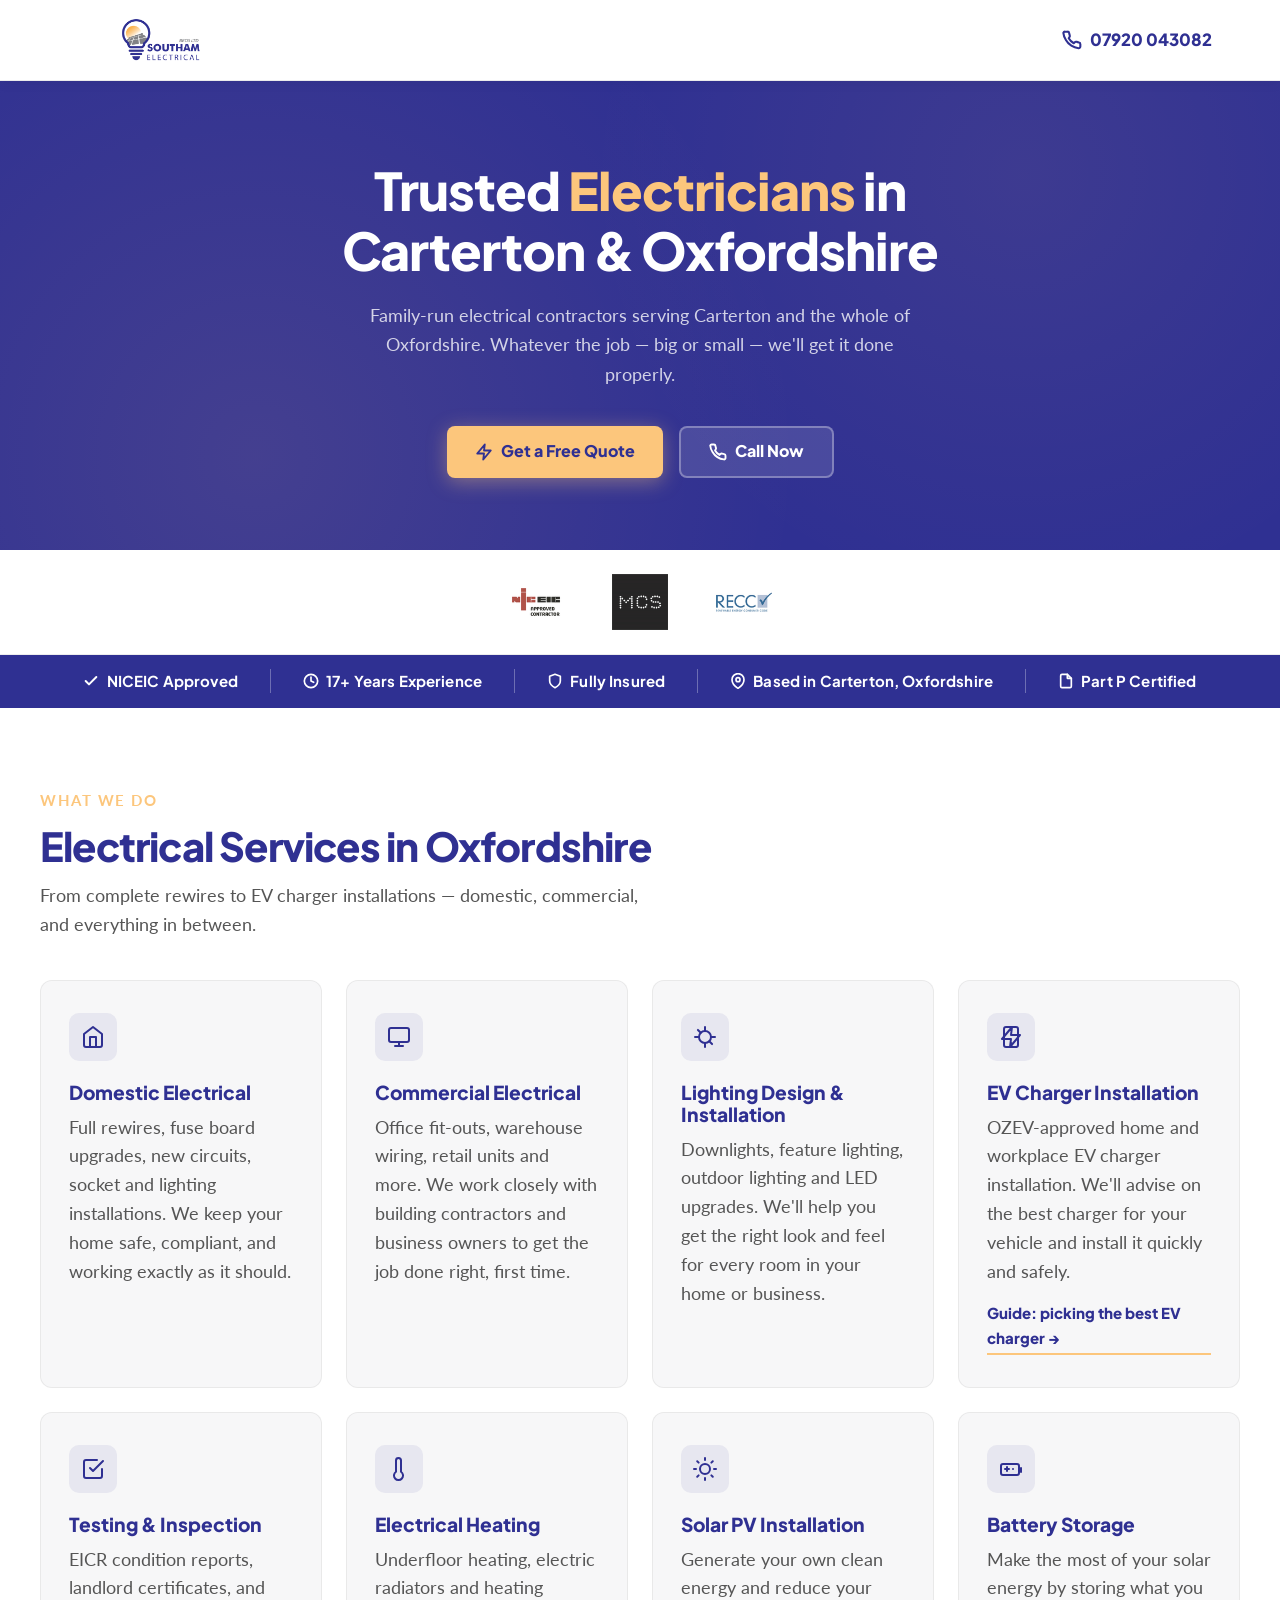
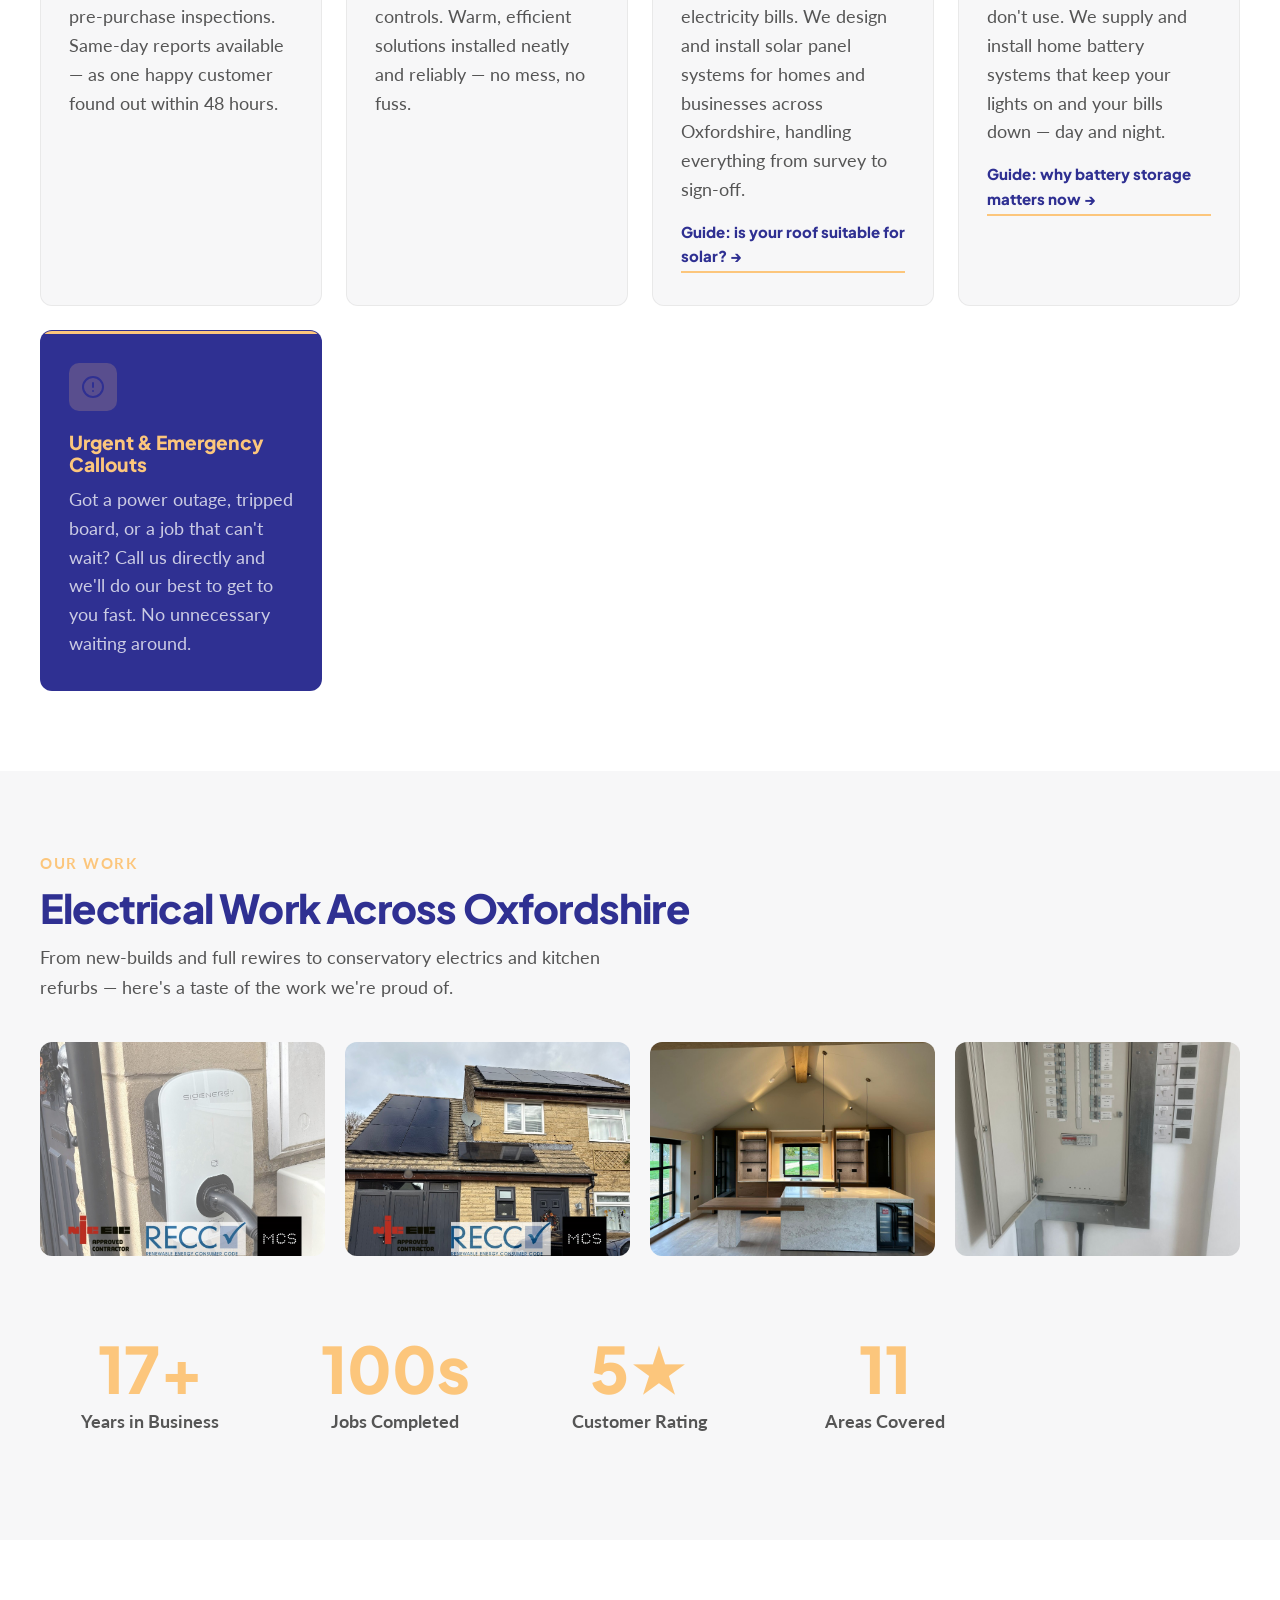
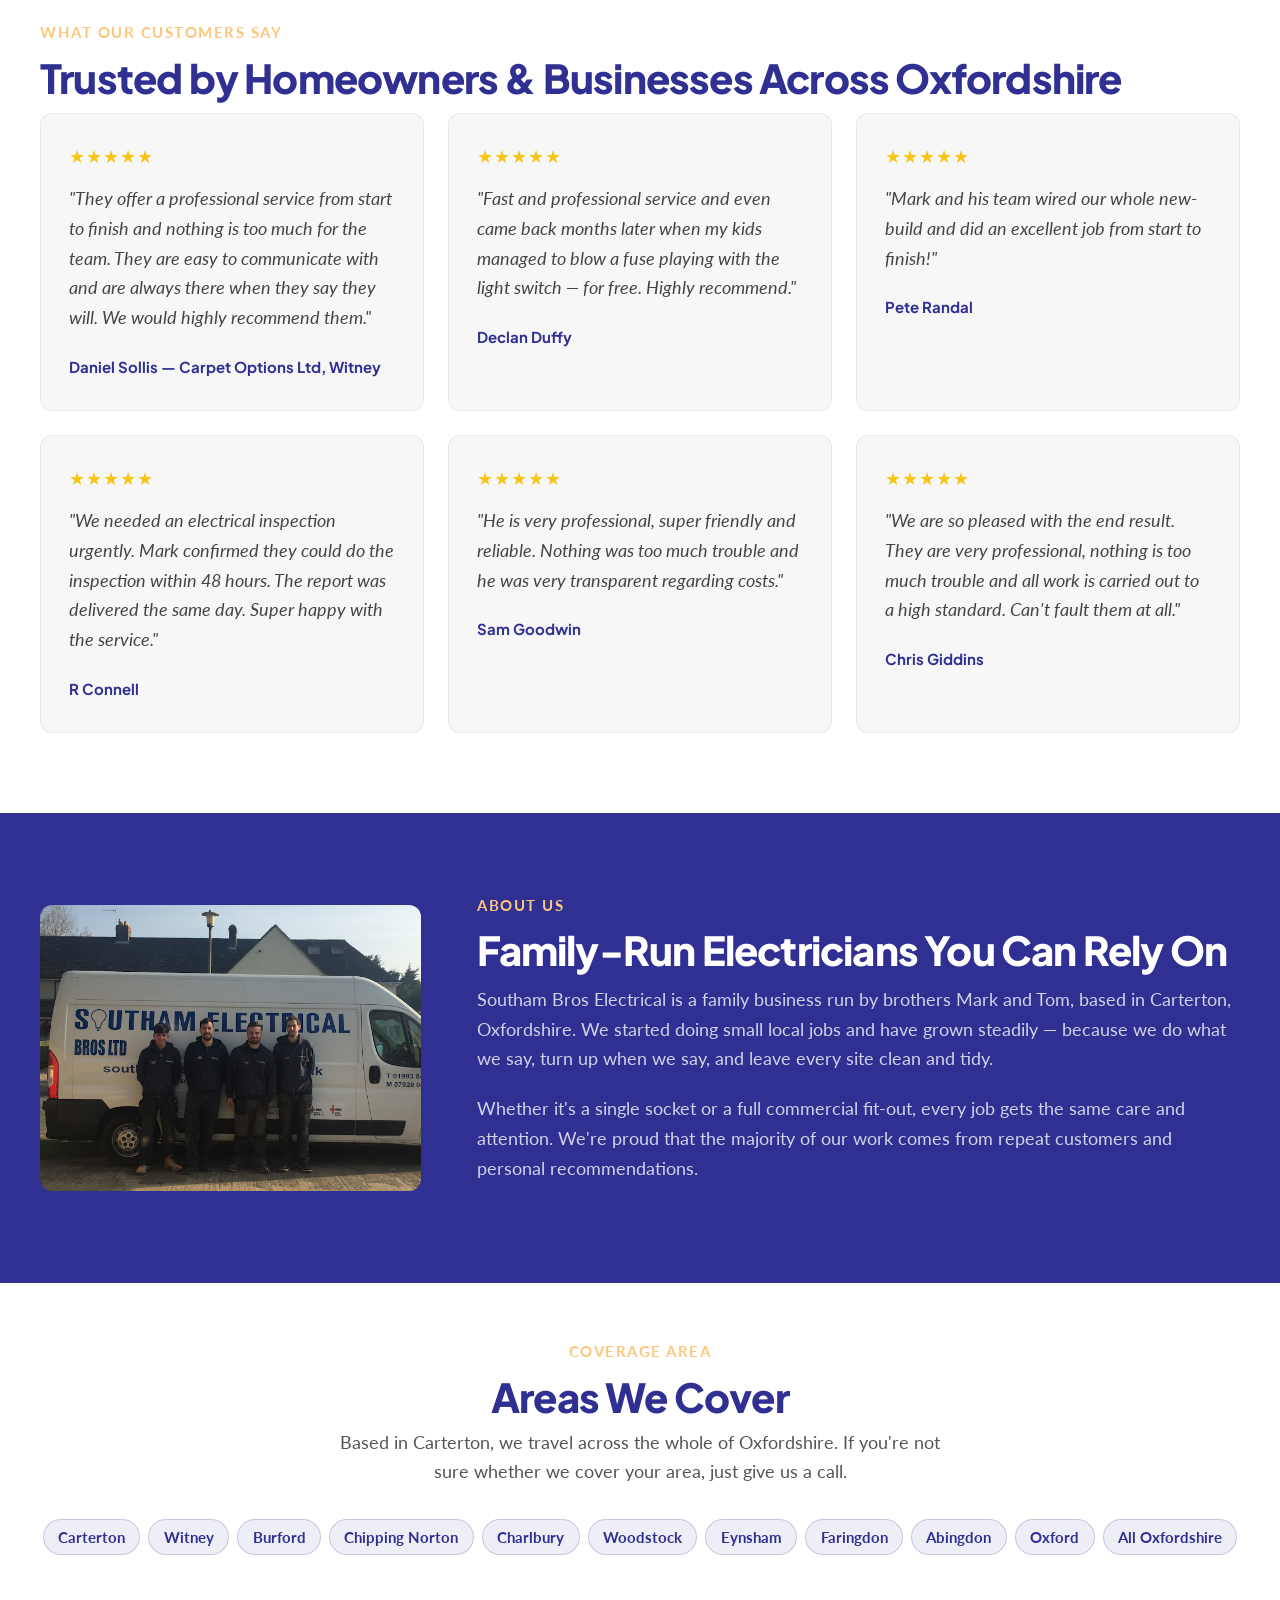
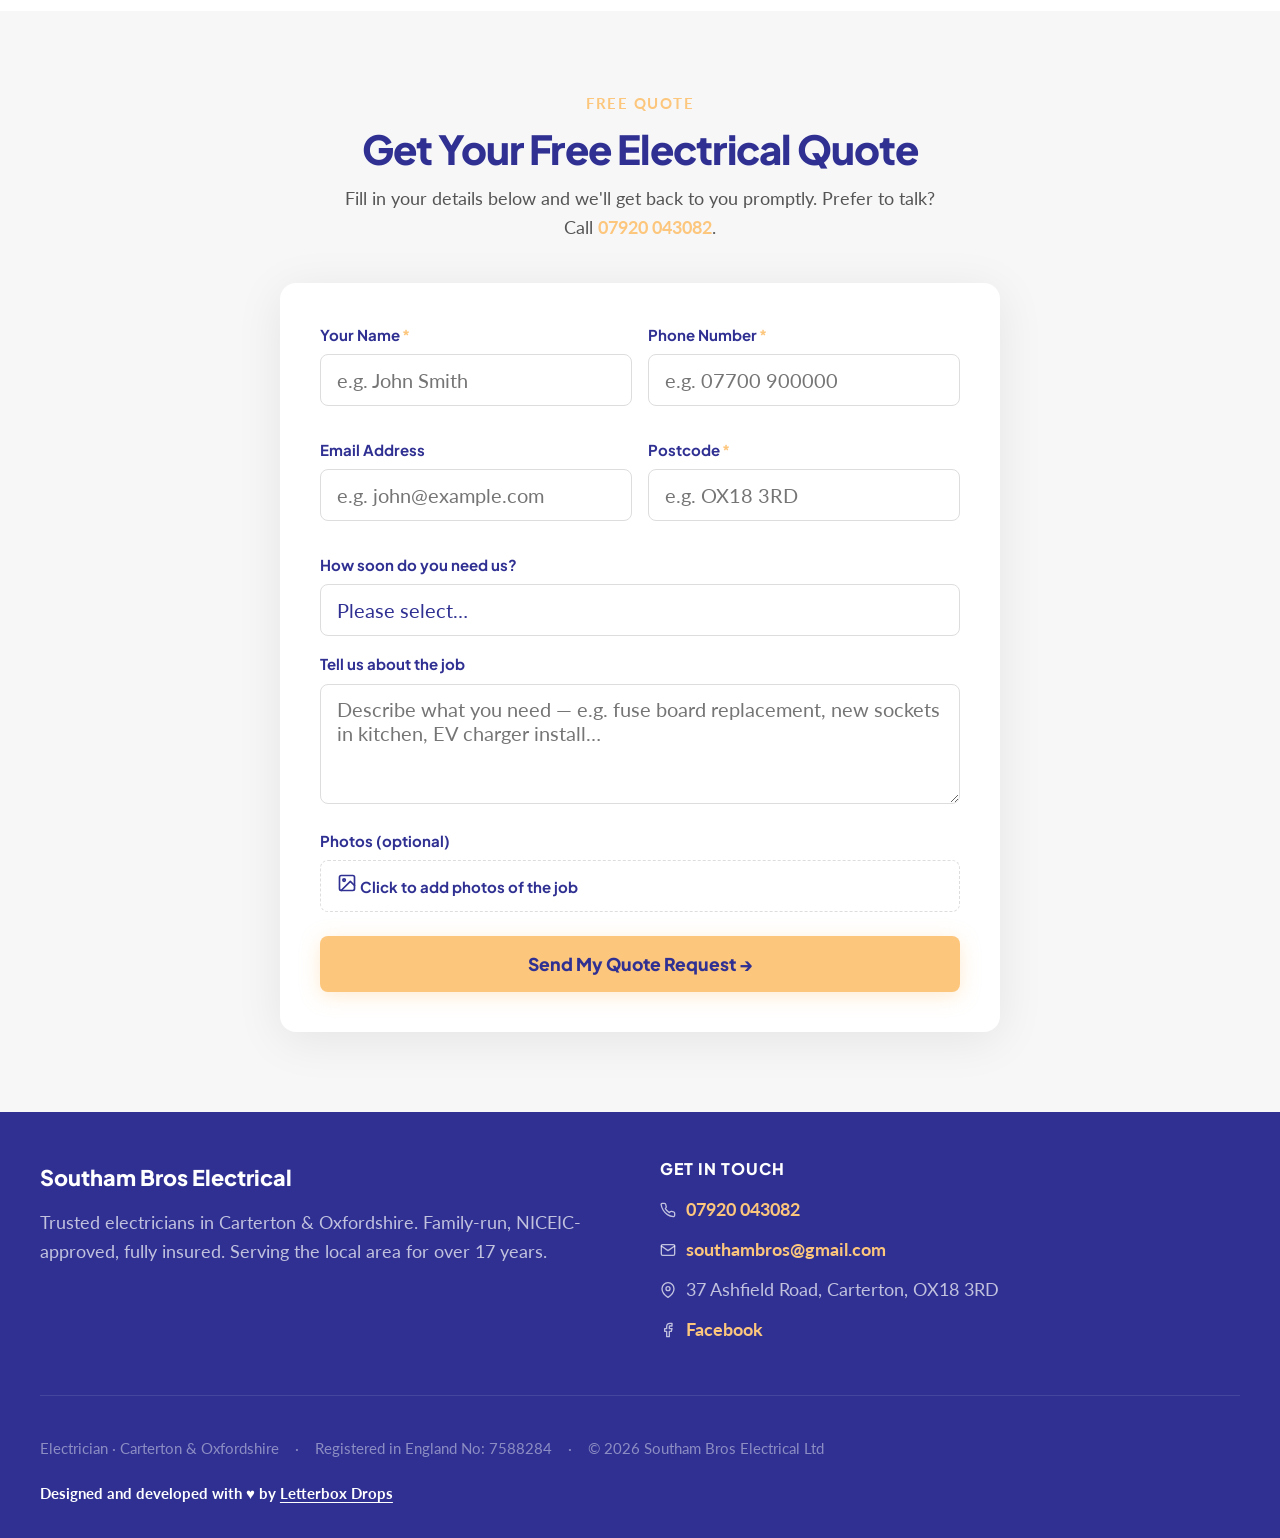
<file: index.html>
<!DOCTYPE html>
<html lang="en">
<head>
  <meta charset="UTF-8">
  <meta name="viewport" content="width=device-width, initial-scale=1.0, viewport-fit=cover">
  <title>Electrician in Carterton &amp; Oxfordshire | Southam Bros Electrical</title>
  <meta name="description" content="Southam Bros Electrical – NICEIC-approved electricians in Carterton, Oxfordshire. 17+ years experience, domestic &amp; commercial. Call 07920 043082 for a free quote.">
  <link rel="canonical" href="https://southamelectrical.co.uk/">

  <!-- Open Graph -->
  <meta property="og:title" content="Electrician in Carterton &amp; Oxfordshire | Southam Bros Electrical">
  <meta property="og:description" content="NICEIC-approved family-run electricians serving Carterton and all of Oxfordshire. Domestic, commercial, EV chargers &amp; more. 17+ years experience.">
  <meta property="og:url" content="https://southamelectrical.co.uk/">
  <meta property="og:image" content="https://southamelectrical.co.uk/wp-content/uploads/2022/02/electricalsoutham-logo2-copy.png">
  <meta property="og:locale" content="en_GB">
  <meta property="og:type" content="website">

  <!-- JSON-LD LocalBusiness Schema -->
  <script type="application/ld+json">
  {
    "@context": "https://schema.org",
    "@type": "ElectricalContractor",
    "name": "Southam Bros Electrical",
    "telephone": "07920043082",
    "email": "southambros@gmail.com",
    "url": "https://southamelectrical.co.uk",
    "address": {
      "@type": "PostalAddress",
      "streetAddress": "37 Ashfield Road",
      "addressLocality": "Carterton",
      "addressRegion": "Oxfordshire",
      "postalCode": "OX18 3RD",
      "addressCountry": "GB"
    },
    "areaServed": [
      "Carterton", "Witney", "Burford", "Chipping Norton", "Charlbury",
      "Woodstock", "Eynsham", "Faringdon", "Abingdon", "Oxford", "Oxfordshire"
    ],
    "priceRange": "££",
    "openingHoursSpecification": [
      {
        "@type": "OpeningHoursSpecification",
        "dayOfWeek": ["Monday","Tuesday","Wednesday","Thursday","Friday"],
        "opens": "08:00",
        "closes": "18:00"
      },
      {
        "@type": "OpeningHoursSpecification",
        "dayOfWeek": ["Saturday"],
        "opens": "08:00",
        "closes": "13:00"
      }
    ],
    "hasCredential": "NICEIC Approved",
    "description": "Family-run NICEIC-approved electrical contractors serving Carterton and Oxfordshire for over 17 years. Domestic, commercial, lighting, EV charger installation and more."
  }
  </script>

  <!-- Google Fonts -->
  <link rel="preconnect" href="https://fonts.googleapis.com">
  <link rel="preconnect" href="https://fonts.gstatic.com" crossorigin>
  <link href="https://fonts.googleapis.com/css2?family=Plus+Jakarta+Sans:wght@700;800&family=Lato:wght@400;700&display=swap" rel="stylesheet">

  <style>
    /* =============================================
       CSS CUSTOM PROPERTIES
    ============================================= */
    :root {
      /* Brand Colours */
      --accent:       #fcc67c;   /* warm amber – CTA buttons, highlights */
      --accent-dark:  #e8a84a;   /* hover state – darkened amber */
      --dark:         #2f3092;   /* brand purple – hero, footer */
      --dark-mid:     #3d3ea8;   /* lighter purple – cards on dark */
      --page-bg:      #f7f7f8;   /* neutral off-white with grey undertone */
      --grey:         #838487;   /* brand grey – secondary text, borders */

      /* Typography */
      --body:   1.25rem;         /* 20px */
      --small:  1.125rem;        /* 18px */
      --label:  0.9375rem;       /* 15px */

      /* Spacing */
      --section-gap: 5rem;
      --card-radius: 12px;

      /* Transitions */
      --ease: cubic-bezier(0.22, 1, 0.36, 1);
    }

    /* =============================================
       RESET & BASE
    ============================================= */
    *, *::before, *::after { box-sizing: border-box; margin: 0; padding: 0; }

    html { scroll-behavior: smooth; }

    body {
      font-family: 'Lato', sans-serif;
      font-size: var(--body);
      line-height: 1.65;
      color: #2c2c2c;
      background: var(--page-bg);
      overflow-x: hidden;
    }

    img { max-width: 100%; display: block; }

    a { color: inherit; text-decoration: none; }

    h1, h2, h3, h4 {
      font-family: 'Plus Jakarta Sans', sans-serif;
      line-height: 1.15;
    }

    /* Reduced motion */
    @media (prefers-reduced-motion: reduce) {
      *, *::before, *::after {
        animation-duration: 0.01ms !important;
        transition-duration: 0.01ms !important;
      }
      html { scroll-behavior: auto; }
    }

    /* Reveal animation base — only animate if JS has initialised */
    .js-reveal {
      opacity: 0;
      transform: translateY(28px);
      transition: opacity 0.55s var(--ease), transform 0.55s var(--ease);
    }
    .js-reveal.visible {
      opacity: 1;
      transform: translateY(0);
    }

    /* =============================================
       ACCREDITATION BAR
    ============================================= */
    #accred-bar {
      background: #fff;
      border-bottom: 1px solid rgba(0,0,0,0.07);
      padding: 2.5rem 1.25rem;
    }
    .accred-bar-inner {
      max-width: 1200px;
      margin: 0 auto;
      display: flex;
      align-items: center;
      justify-content: center;
      gap: 5rem;
      flex-wrap: wrap;
    }
    .accred-logo {
      height: 90px;
      width: auto;
      max-width: 200px;
      object-fit: contain;
      filter: grayscale(30%);
      opacity: 0.85;
      transition: filter 0.2s, opacity 0.2s;
    }
    .accred-logo:hover { filter: grayscale(0%); opacity: 1; }
    @media (max-width: 500px) {
      .accred-bar-inner { gap: 2.5rem; }
      .accred-logo { height: 64px; }
    }

    /* =============================================
       STICKY HEADER
    ============================================= */
    /* Header is always white – never brand colours */
    #site-header {
      position: sticky;
      top: 0;
      z-index: 1000;
      background: #ffffff;
      border-bottom: 1px solid rgba(0,0,0,0.08);
      box-shadow: 0 2px 12px rgba(0,0,0,0.06);
    }

    .header-inner {
      max-width: 1200px;
      margin: 0 auto;
      padding: 0 1.25rem;
      padding-top: env(safe-area-inset-top);
      height: 80px;
      display: flex;
      align-items: center;
      justify-content: space-between;
      gap: 1rem;
    }

    /* Logo placeholder – swap for <img> when logo file is supplied */
    .logo-placeholder {
      width: 140px;
      height: 44px;
      border: 2px dashed #ccc;
      border-radius: 6px;
      display: flex;
      align-items: center;
      justify-content: center;
      font-size: var(--label);
      color: #999;
      font-family: 'Plus Jakarta Sans', sans-serif;
      font-weight: 700;
      letter-spacing: 0.02em;
      flex-shrink: 0;
    }

    .header-phone {
      display: flex;
      align-items: center;
      gap: 0.5rem;
      font-family: 'Plus Jakarta Sans', sans-serif;
      font-weight: 800;
      font-size: 1.05rem;
      color: var(--dark);
      min-height: 48px;
      padding: 0 0.5rem;
      border-radius: 8px;
      transition: color 0.2s;
      white-space: nowrap;
    }
    .header-phone:hover { color: var(--dark-mid); }

    /* Below 360px – icon only */
    @media (max-width: 360px) {
      .header-phone span.phone-text { display: none; }
    }

    /* =============================================
       HERO SECTION
    ============================================= */
    #hero {
      background: var(--dark);
      color: #fff;
      padding: 5rem 1.25rem 4.5rem;
      position: relative;
      overflow: hidden;
    }

    /* Subtle circuit-board texture overlay */
    #hero::before {
      content: '';
      position: absolute;
      inset: 0;
      background-image:
        radial-gradient(circle at 20% 80%, rgba(252,198,124,0.1) 0%, transparent 50%),
        radial-gradient(circle at 80% 20%, rgba(252,198,124,0.07) 0%, transparent 40%);
      pointer-events: none;
    }

    .hero-inner {
      max-width: 820px;
      margin: 0 auto;
      position: relative;
      text-align: center;
    }

    /* "Taking bookings" live badge */
    .booking-badge {
      display: inline-flex;
      align-items: center;
      gap: 0.5rem;
      background: rgba(255,255,255,0.1);
      border: 1px solid rgba(255,255,255,0.2);
      border-radius: 999px;
      padding: 0.35rem 1rem;
      font-size: var(--label);
      font-weight: 700;
      letter-spacing: 0.04em;
      text-transform: uppercase;
      margin-bottom: 1.5rem;
      color: #fff;
    }
    .booking-badge .dot {
      width: 8px;
      height: 8px;
      border-radius: 50%;
      background: #3DCA6F;
      box-shadow: 0 0 0 0 rgba(61,202,111,0.5);
      animation: pulse-dot 2s ease-out infinite;
    }
    @keyframes pulse-dot {
      0%   { box-shadow: 0 0 0 0 rgba(61,202,111,0.5); }
      70%  { box-shadow: 0 0 0 6px rgba(61,202,111,0); }
      100% { box-shadow: 0 0 0 0 rgba(61,202,111,0); }
    }

    #hero h1 {
      font-size: clamp(2rem, 5vw, 3.25rem);
      font-weight: 800;
      color: #fff;
      margin-bottom: 1.25rem;
      letter-spacing: -0.02em;
    }
    #hero h1 em {
      font-style: normal;
      color: var(--accent);
    }

    .hero-sub {
      font-size: var(--small);
      color: rgba(255,255,255,0.78);
      max-width: 580px;
      margin: 0 auto 2.25rem;
    }

    .hero-ctas {
      display: flex;
      gap: 1rem;
      justify-content: center;
      flex-wrap: wrap;
    }

    /* CTA Buttons */
    .btn {
      display: inline-flex;
      align-items: center;
      gap: 0.5rem;
      min-height: 52px;
      padding: 0 1.75rem;
      border-radius: 8px;
      font-family: 'Plus Jakarta Sans', sans-serif;
      font-weight: 800;
      font-size: 1rem;
      cursor: pointer;
      border: none;
      transition: background 0.2s, transform 0.15s, box-shadow 0.2s;
      text-decoration: none;
      white-space: nowrap;
    }
    .btn:hover { transform: translateY(-2px); }
    .btn:active { transform: translateY(0); }

    .btn-primary {
      background: var(--accent);
      color: var(--dark);
      box-shadow: 0 4px 20px rgba(252,198,124,0.4);
    }
    .btn-primary:hover {
      background: var(--accent-dark);
      box-shadow: 0 6px 24px rgba(252,198,124,0.5);
    }

    .btn-secondary {
      background: rgba(255,255,255,0.12);
      color: #fff;
      border: 2px solid rgba(255,255,255,0.3);
    }
    .btn-secondary:hover {
      background: rgba(255,255,255,0.22);
      border-color: rgba(255,255,255,0.5);
    }

    /* Stack vertically below 400px */
    @media (max-width: 400px) {
      .hero-ctas { flex-direction: column; align-items: center; }
      .btn { width: 100%; justify-content: center; }
    }

    /* =============================================
       ACCREDITATION LOGOS BAR
    ============================================= */
    #accred-bar {
      background: #fff;
      border-bottom: 1px solid rgba(0,0,0,0.07);
      padding: 1.5rem 1.25rem;
    }
    .accred-bar-inner {
      max-width: 800px;
      margin: 0 auto;
      display: flex;
      align-items: center;
      justify-content: center;
      gap: 3rem;
      flex-wrap: wrap;
    }
    .accred-logo {
      height: 56px;
      width: auto;
      object-fit: contain;
      filter: grayscale(20%);
      opacity: 0.85;
      transition: opacity 0.2s, filter 0.2s;
    }
    .accred-logo:hover { opacity: 1; filter: grayscale(0%); }
    @media (max-width: 480px) {
      .accred-bar-inner { gap: 1.75rem; }
      .accred-logo { height: 44px; }
    }

    /* =============================================
       TRUST BAR
    ============================================= */
    #trust-bar {
      background: var(--dark);
      color: #ffffff;
      padding: 0.9rem 1.25rem;
    }

    .trust-bar-inner {
      max-width: 1200px;
      margin: 0 auto;
      display: flex;
      align-items: center;
      justify-content: center;
      flex-wrap: wrap;
      gap: 1rem 2rem;
    }

    .trust-item {
      display: flex;
      align-items: center;
      gap: 0.45rem;
      font-family: 'Plus Jakarta Sans', sans-serif;
      font-weight: 700;
      font-size: var(--label);
      letter-spacing: 0.01em;
    }
    .trust-item svg { flex-shrink: 0; }

    .trust-divider {
      width: 1px;
      height: 1.2em;
      background: rgba(255,255,255,0.3);
    }
    @media (max-width: 600px) {
      .trust-divider { display: none; }
    }

    /* =============================================
       SECTION GENERIC STYLES
    ============================================= */
    section { padding: var(--section-gap) 1.25rem; }

    .section-inner { max-width: 1200px; margin: 0 auto; }

    .eyebrow {
      display: block;
      font-size: var(--label);
      font-weight: 700;
      letter-spacing: 0.1em;
      text-transform: uppercase;
      color: var(--accent);
      margin-bottom: 0.6rem;
    }

    .section-heading {
      font-size: clamp(1.65rem, 3.5vw, 2.5rem);
      font-weight: 800;
      color: var(--dark);
      letter-spacing: -0.02em;
      margin-bottom: 0.75rem;
    }

    .section-sub {
      font-size: var(--small);
      color: #555;
      max-width: 600px;
      margin-bottom: 2.5rem;
    }

    /* =============================================
       SERVICES SECTION
    ============================================= */
    #services { background: #fff; }

    .services-grid {
      display: grid;
      grid-template-columns: repeat(auto-fill, minmax(280px, 1fr));
      gap: 1.5rem;
    }

    .service-card {
      background: var(--page-bg);
      border-radius: var(--card-radius);
      padding: 2rem 1.75rem;
      border: 1px solid rgba(0,0,0,0.06);
      transition: box-shadow 0.25s, transform 0.25s;
      position: relative;
      overflow: hidden;
    }
    .service-card::before {
      content: '';
      position: absolute;
      top: 0; left: 0; right: 0;
      height: 3px;
      background: var(--accent);
      transform: scaleX(0);
      transform-origin: left;
      transition: transform 0.3s var(--ease);
    }
    .service-card:hover {
      box-shadow: 0 12px 40px rgba(0,0,0,0.1);
      transform: translateY(-4px);
    }
    .service-card:hover::before { transform: scaleX(1); }

    .service-card.emergency {
      background: var(--dark);
      color: #fff;
      border-color: transparent;
    }
    .service-card.emergency .service-title { color: var(--accent); }
    .service-card.emergency .service-desc { color: rgba(255,255,255,0.75); }
    .service-card.emergency::before { background: var(--accent); transform: scaleX(1); }

    .service-icon {
      width: 48px;
      height: 48px;
      background: rgba(47,48,146,0.08);
      border-radius: 10px;
      display: flex;
      align-items: center;
      justify-content: center;
      margin-bottom: 1.25rem;
      color: var(--dark);
    }
    .service-card.emergency .service-icon {
      background: rgba(252,198,124,0.2);
    }

    .service-title {
      font-family: 'Plus Jakarta Sans', sans-serif;
      font-weight: 800;
      font-size: 1.2rem;
      color: var(--dark);
      margin-bottom: 0.6rem;
    }

    .service-desc {
      font-size: var(--small);
      color: #555;
      line-height: 1.6;
    }

    .service-link {
      display: inline-block;
      margin-top: 1rem;
      font-family: 'Plus Jakarta Sans', sans-serif;
      font-weight: 800;
      font-size: var(--label);
      color: var(--dark);
      border-bottom: 2px solid var(--accent);
      padding-bottom: 2px;
      transition: color 0.2s, border-color 0.2s;
    }
    .service-link:hover { color: var(--dark-mid); border-color: var(--accent-dark); }

    /* =============================================
       PHOTO / STATS SECTION
    ============================================= */
    #proof { background: var(--page-bg); }

    .photos-grid {
      display: grid;
      grid-template-columns: repeat(auto-fill, minmax(260px, 1fr));
      gap: 1.25rem;
      margin-bottom: 3.5rem;
    }

    .photo-placeholder {
      aspect-ratio: 4/3;
      background: #ebebec;
      border: 2px dashed #c0c0c2;
      border-radius: var(--card-radius);
      display: flex;
      flex-direction: column;
      align-items: center;
      justify-content: center;
      gap: 0.75rem;
      color: #888;
      font-size: var(--label);
      text-align: center;
      padding: 1rem;
    }
    .photo-placeholder svg { color: #bbb; }

    .stats-row {
      display: grid;
      grid-template-columns: repeat(auto-fill, minmax(200px, 1fr));
      gap: 1.5rem;
      text-align: center;
    }

    .stat-block { padding: 1.5rem 1rem; }

    .stat-number {
      font-family: 'Plus Jakarta Sans', sans-serif;
      font-size: clamp(2.5rem, 6vw, 4rem);
      font-weight: 800;
      color: var(--accent);
      line-height: 1;
      margin-bottom: 0.4rem;
    }

    .stat-label {
      font-size: var(--small);
      color: #555;
      font-weight: 700;
    }

    /* =============================================
       REVIEWS SECTION
    ============================================= */
    #reviews { background: #fff; }

    .reviews-grid {
      display: grid;
      grid-template-columns: repeat(auto-fill, minmax(300px, 1fr));
      gap: 1.5rem;
    }

    .review-card {
      background: var(--page-bg);
      border-radius: var(--card-radius);
      padding: 1.75rem;
      border: 1px solid rgba(0,0,0,0.06);
      position: relative;
    }

    .review-stars {
      color: #F5C518;
      font-size: 1.1rem;
      margin-bottom: 0.85rem;
      letter-spacing: 0.05em;
    }

    .review-text {
      font-size: var(--small);
      color: #444;
      line-height: 1.65;
      font-style: italic;
      margin-bottom: 1rem;
    }

    .review-author {
      font-family: 'Plus Jakarta Sans', sans-serif;
      font-weight: 700;
      font-size: var(--label);
      color: var(--dark);
    }

    /* =============================================
       ABOUT SECTION
    ============================================= */
    #about { background: var(--dark); color: #fff; }

    .about-grid {
      display: grid;
      grid-template-columns: 1fr 2fr;
      gap: 3.5rem;
      align-items: center;
    }
    @media (max-width: 768px) {
      .about-grid { grid-template-columns: 1fr; }
    }

    .owner-photo-placeholder {
      aspect-ratio: 3/4;
      background: var(--dark-mid);
      border: 2px dashed rgba(255,255,255,0.2);
      border-radius: var(--card-radius);
      display: flex;
      flex-direction: column;
      align-items: center;
      justify-content: center;
      gap: 0.75rem;
      color: rgba(255,255,255,0.4);
      font-size: var(--label);
      max-width: 280px;
    }
    @media (max-width: 768px) {
      .owner-photo-placeholder { max-width: 100%; aspect-ratio: 16/9; }
    }

    .about-content .eyebrow { color: var(--accent); }
    .about-content .section-heading { color: #fff; }

    .about-content p {
      font-size: var(--small);
      color: rgba(255,255,255,0.78);
      margin-bottom: 1.25rem;
    }

    .area-tags {
      display: flex;
      flex-wrap: wrap;
      gap: 0.5rem;
      margin-top: 1.75rem;
    }

    .area-tag {
      background: rgba(47,48,146,0.08);
      border: 1px solid rgba(47,48,146,0.2);
      border-radius: 999px;
      padding: 0.3rem 0.9rem;
      font-size: var(--label);
      font-weight: 700;
      color: var(--dark);
    }

    .accreditations {
      display: flex;
      flex-wrap: wrap;
      gap: 0.75rem;
      margin-top: 1.5rem;
    }
    .accred-badge {
      background: rgba(252,198,124,0.15);
      border: 1px solid rgba(252,198,124,0.4);
      border-radius: 8px;
      padding: 0.4rem 0.9rem;
      font-size: var(--label);
      font-weight: 700;
      color: var(--accent);
    }

    /* =============================================
       QUOTE FORM
    ============================================= */
    #quote-form { background: var(--page-bg); }

    .form-wrapper {
      background: #fff;
      border-radius: 16px;
      padding: 2.5rem;
      box-shadow: 0 8px 48px rgba(0,0,0,0.08);
      max-width: 720px;
      margin: 0 auto;
    }
    @media (max-width: 600px) {
      .form-wrapper { padding: 1.75rem 1.25rem; }
    }

    .form-row {
      display: grid;
      grid-template-columns: 1fr 1fr;
      gap: 1rem;
      margin-bottom: 1rem;
    }
    @media (max-width: 500px) {
      .form-row { grid-template-columns: 1fr; }
    }

    .form-group { margin-bottom: 1rem; }

    .form-group label {
      display: block;
      font-family: 'Plus Jakarta Sans', sans-serif;
      font-weight: 700;
      font-size: var(--label);
      color: var(--dark);
      margin-bottom: 0.4rem;
    }
    .form-group label .required { color: var(--accent); margin-left: 2px; }

    .form-group input,
    .form-group select,
    .form-group textarea {
      width: 100%;
      padding: 0.75rem 1rem;
      border: 1.5px solid #ddd;
      border-radius: 8px;
      font-family: 'Lato', sans-serif;
      font-size: 1.25rem; /* 20px — above iOS zoom threshold */
      color: var(--dark);
      background: #fff;
      transition: border-color 0.2s, box-shadow 0.2s;
      min-height: 52px;
      -webkit-appearance: none;
    }
    .form-group input:focus,
    .form-group select:focus,
    .form-group textarea:focus {
      outline: none;
      border-color: var(--accent);
      box-shadow: 0 0 0 3px rgba(232,160,32,0.15);
    }
    .form-group textarea { min-height: 120px; resize: vertical; }
    .form-group select { cursor: pointer; }

    /* File upload */
    .file-upload-label {
      display: flex;
      align-items: center;
      gap: 0.75rem;
      padding: 0.75rem 1rem;
      border: 1.5px dashed #ddd;
      border-radius: 8px;
      cursor: pointer;
      font-size: var(--small);
      color: #666;
      transition: border-color 0.2s;
      min-height: 52px;
    }
    .file-upload-label:hover { border-color: var(--accent); }
    .file-upload-label input[type="file"] { display: none; }

    .form-submit-btn {
      width: 100%;
      background: var(--accent);
      color: var(--dark);
      border: none;
      border-radius: 8px;
      padding: 1rem 2rem;
      font-family: 'Plus Jakarta Sans', sans-serif;
      font-weight: 800;
      font-size: 1.1rem;
      cursor: pointer;
      min-height: 56px;
      transition: background 0.2s, transform 0.15s, box-shadow 0.2s;
      box-shadow: 0 4px 20px rgba(252,198,124,0.35);
      margin-top: 0.5rem;
    }
    .form-submit-btn:hover {
      background: var(--accent-dark);
      transform: translateY(-2px);
      box-shadow: 0 6px 28px rgba(252,198,124,0.45);
    }
    .form-submit-btn:active { transform: translateY(0); }
    .form-submit-btn:disabled {
      opacity: 0.7;
      cursor: not-allowed;
      transform: none;
    }

    /* Success state */
    #form-success {
      display: none;
      text-align: center;
      padding: 2rem 1rem;
    }
    #form-success.visible { display: block; }

    .success-icon {
      width: 72px; height: 72px;
      background: #eafaf0;
      border-radius: 50%;
      display: flex;
      align-items: center;
      justify-content: center;
      margin: 0 auto 1.25rem;
      color: #3DCA6F;
    }
    #form-success h3 {
      font-size: 1.5rem;
      color: var(--dark);
      margin-bottom: 0.75rem;
    }
    #form-success p {
      color: #555;
      font-size: var(--small);
      margin-bottom: 1.25rem;
    }

    /* Error message */
    #form-error {
      display: none;
      background: #fff4f4;
      border: 1px solid #f5c6c6;
      border-radius: 8px;
      padding: 0.75rem 1rem;
      color: #c0392b;
      font-size: var(--small);
      margin-top: 0.75rem;
      text-align: center;
    }
    #form-error.visible { display: block; }

    /* =============================================
       FOOTER
    ============================================= */
    #site-footer {
      background: var(--dark);
      color: rgba(255,255,255,0.7);
      padding: 3rem 1.25rem 2rem;
      padding-bottom: max(2rem, env(safe-area-inset-bottom));
    }

    .footer-inner {
      max-width: 1200px;
      margin: 0 auto;
    }

    .footer-top {
      display: grid;
      grid-template-columns: 1fr 1fr;
      gap: 2.5rem;
      margin-bottom: 2.5rem;
      padding-bottom: 2.5rem;
      border-bottom: 1px solid rgba(255,255,255,0.1);
    }
    @media (max-width: 600px) {
      .footer-top { grid-template-columns: 1fr; }
    }

    .footer-brand p {
      font-size: var(--small);
      margin-top: 0.75rem;
      line-height: 1.6;
    }

    .footer-brand-name {
      font-family: 'Plus Jakarta Sans', sans-serif;
      font-weight: 800;
      font-size: 1.35rem;
      color: #fff;
    }

    .footer-contact h4 {
      font-family: 'Plus Jakarta Sans', sans-serif;
      font-weight: 800;
      color: #fff;
      font-size: 1rem;
      margin-bottom: 1rem;
      text-transform: uppercase;
      letter-spacing: 0.06em;
    }

    .footer-contact-item {
      display: flex;
      align-items: center;
      gap: 0.6rem;
      margin-bottom: 0.65rem;
      font-size: var(--small);
    }
    .footer-contact-item a {
      color: var(--accent);
      font-weight: 700;
      transition: color 0.2s;
    }
    .footer-contact-item a:hover { color: #fff; }

    .footer-bottom {
      display: flex;
      flex-wrap: wrap;
      gap: 0.5rem 1.5rem;
      align-items: center;
      justify-content: space-between;
      font-size: var(--label);
    }

    .footer-legal {
      display: flex;
      flex-wrap: wrap;
      gap: 0.35rem 1rem;
      color: rgba(255,255,255,0.45);
    }
    .footer-legal a {
      color: rgba(255,255,255,0.45);
      transition: color 0.2s;
    }
    .footer-legal a:hover { color: rgba(255,255,255,0.8); }

    /* Attribution line — always solid white */
    .footer-credit {
      color: #ffffff;
      font-size: var(--label);
      font-weight: 700;
      width: 100%;
      margin-top: 0.75rem;
    }
    .footer-credit a {
      color: #ffffff;
      text-decoration: underline;
      text-underline-offset: 3px;
      transition: opacity 0.2s;
    }
    .footer-credit a:hover { opacity: 0.75; }

  </style>
</head>
<body>

  <!-- =============================================
       STICKY HEADER
  ============================================= -->
  <header id="site-header" role="banner">
    <div class="header-inner">

      <img src="logo.png" alt="Southam Bros Electrical" width="200" height="64" style="object-fit:contain;">

      <!-- Click-to-call phone number in accent colour -->
      <a href="tel:07920043082" class="header-phone" aria-label="Call Southam Bros Electrical on 07920 043082">
        <!-- Phone icon -->
        <svg xmlns="http://www.w3.org/2000/svg" width="20" height="20" viewBox="0 0 24 24" fill="none" stroke="currentColor" stroke-width="2.5" stroke-linecap="round" stroke-linejoin="round" aria-hidden="true"><path d="M22 16.92v3a2 2 0 0 1-2.18 2 19.79 19.79 0 0 1-8.63-3.07A19.5 19.5 0 0 1 4.69 12a19.79 19.79 0 0 1-3.07-8.67A2 2 0 0 1 3.61 2h3a2 2 0 0 1 2 1.72c.127.96.361 1.903.7 2.81a2 2 0 0 1-.45 2.11L8.09 9.91a16 16 0 0 0 6 6l1.27-1.27a2 2 0 0 1 2.11-.45c.907.339 1.85.573 2.81.7A2 2 0 0 1 22 16.92z"/></svg>
        <span class="phone-text">07920 043082</span>
      </a>

    </div>
  </header>

  <!-- =============================================
       HERO SECTION
  ============================================= -->
  <section id="hero" aria-labelledby="hero-heading">
    <div class="hero-inner">

      <!-- H1: trade type + location -->
      <h1 id="hero-heading">
        Trusted <em>Electricians</em> in<br>Carterton &amp; Oxfordshire
      </h1>

      <p class="hero-sub">
        Family-run electrical contractors serving Carterton and the whole of Oxfordshire.
        Whatever the job — big or small — we'll get it done properly.
      </p>

      <div class="hero-ctas">
        <!-- Primary CTA — scrolls to quote form -->
        <a href="#quote-form" class="btn btn-primary" aria-label="Get a free quote from Southam Bros Electrical">
          <svg xmlns="http://www.w3.org/2000/svg" width="18" height="18" viewBox="0 0 24 24" fill="none" stroke="currentColor" stroke-width="2.5" stroke-linecap="round" stroke-linejoin="round" aria-hidden="true"><polygon points="13 2 3 14 12 14 11 22 21 10 12 10 13 2"/></svg>
          Get a Free Quote
        </a>
        <!-- Secondary CTA — direct call -->
        <a href="tel:07920043082" class="btn btn-secondary" aria-label="Call us now on 07920 043082">
          <svg xmlns="http://www.w3.org/2000/svg" width="18" height="18" viewBox="0 0 24 24" fill="none" stroke="currentColor" stroke-width="2.5" stroke-linecap="round" stroke-linejoin="round" aria-hidden="true"><path d="M22 16.92v3a2 2 0 0 1-2.18 2 19.79 19.79 0 0 1-8.63-3.07A19.5 19.5 0 0 1 4.69 12a19.79 19.79 0 0 1-3.07-8.67A2 2 0 0 1 3.61 2h3a2 2 0 0 1 2 1.72c.127.96.361 1.903.7 2.81a2 2 0 0 1-.45 2.11L8.09 9.91a16 16 0 0 0 6 6l1.27-1.27a2 2 0 0 1 2.11-.45c.907.339 1.85.573 2.81.7A2 2 0 0 1 22 16.92z"/></svg>
          Call Now
        </a>
      </div>

    </div>
  </section>

  <!-- =============================================
       ACCREDITATION LOGOS — below hero
  ============================================= -->
  <div id="accred-bar">
    <div class="accred-bar-inner">
      <img src="img-1.png" alt="Accreditation logo" class="accred-logo">
      <img src="img-2.png" alt="Accreditation logo" class="accred-logo">
      <img src="img-3.png" alt="Accreditation logo" class="accred-logo">
    </div>
  </div>

  <!-- =============================================
       TRUST BAR
       Shows at least 3 trust signals immediately below the hero
  ============================================= -->
  <div id="trust-bar" role="complementary" aria-label="Trust signals">
    <div class="trust-bar-inner">

      <div class="trust-item">
        <!-- Checkmark icon -->
        <svg xmlns="http://www.w3.org/2000/svg" width="16" height="16" viewBox="0 0 24 24" fill="none" stroke="currentColor" stroke-width="3" stroke-linecap="round" stroke-linejoin="round" aria-hidden="true"><polyline points="20 6 9 17 4 12"/></svg>
        NICEIC Approved
      </div>

      <div class="trust-divider" aria-hidden="true"></div>

      <div class="trust-item">
        <!-- Clock icon -->
        <svg xmlns="http://www.w3.org/2000/svg" width="16" height="16" viewBox="0 0 24 24" fill="none" stroke="currentColor" stroke-width="2.5" stroke-linecap="round" stroke-linejoin="round" aria-hidden="true"><circle cx="12" cy="12" r="10"/><polyline points="12 6 12 12 16 14"/></svg>
        17+ Years Experience
      </div>

      <div class="trust-divider" aria-hidden="true"></div>

      <div class="trust-item">
        <!-- Shield icon -->
        <svg xmlns="http://www.w3.org/2000/svg" width="16" height="16" viewBox="0 0 24 24" fill="none" stroke="currentColor" stroke-width="2.5" stroke-linecap="round" stroke-linejoin="round" aria-hidden="true"><path d="M12 22s8-4 8-10V5l-8-3-8 3v7c0 6 8 10 8 10z"/></svg>
        Fully Insured
      </div>

      <div class="trust-divider" aria-hidden="true"></div>

      <div class="trust-item">
        <!-- Map pin icon -->
        <svg xmlns="http://www.w3.org/2000/svg" width="16" height="16" viewBox="0 0 24 24" fill="none" stroke="currentColor" stroke-width="2.5" stroke-linecap="round" stroke-linejoin="round" aria-hidden="true"><path d="M21 10c0 7-9 13-9 13s-9-6-9-13a9 9 0 0 1 18 0z"/><circle cx="12" cy="10" r="3"/></svg>
        Based in Carterton, Oxfordshire
      </div>

      <div class="trust-divider" aria-hidden="true"></div>

      <div class="trust-item">
        <!-- Part P icon (file) -->
        <svg xmlns="http://www.w3.org/2000/svg" width="16" height="16" viewBox="0 0 24 24" fill="none" stroke="currentColor" stroke-width="2.5" stroke-linecap="round" stroke-linejoin="round" aria-hidden="true"><path d="M14 2H6a2 2 0 0 0-2 2v16a2 2 0 0 0 2 2h12a2 2 0 0 0 2-2V8z"/><polyline points="14 2 14 8 20 8"/></svg>
        Part P Certified
      </div>

    </div>
  </div>

  <!-- =============================================
       SERVICES SECTION
       H2s include location reference for SEO
  ============================================= -->
  <section id="services" aria-labelledby="services-heading">
    <div class="section-inner">

      <span class="eyebrow reveal">What we do</span>
      <h2 class="section-heading reveal" id="services-heading">Electrical Services in Oxfordshire</h2>
      <p class="section-sub reveal">
        From complete rewires to EV charger installations — domestic, commercial, and everything in between.
      </p>

      <div class="services-grid">

        <!-- Service 1: Domestic -->
        <div class="service-card reveal">
          <div class="service-icon" aria-hidden="true">
            <svg xmlns="http://www.w3.org/2000/svg" width="24" height="24" viewBox="0 0 24 24" fill="none" stroke="currentColor" stroke-width="2" stroke-linecap="round" stroke-linejoin="round"><path d="M3 9l9-7 9 7v11a2 2 0 0 1-2 2H5a2 2 0 0 1-2-2z"/><polyline points="9 22 9 12 15 12 15 22"/></svg>
          </div>
          <h3 class="service-title">Domestic Electrical</h3>
          <p class="service-desc">Full rewires, fuse board upgrades, new circuits, socket and lighting installations. We keep your home safe, compliant, and working exactly as it should.</p>
        </div>

        <!-- Service 2: Commercial -->
        <div class="service-card reveal">
          <div class="service-icon" aria-hidden="true">
            <svg xmlns="http://www.w3.org/2000/svg" width="24" height="24" viewBox="0 0 24 24" fill="none" stroke="currentColor" stroke-width="2" stroke-linecap="round" stroke-linejoin="round"><rect x="2" y="3" width="20" height="14" rx="2" ry="2"/><line x1="8" y1="21" x2="16" y2="21"/><line x1="12" y1="17" x2="12" y2="21"/></svg>
          </div>
          <h3 class="service-title">Commercial Electrical</h3>
          <p class="service-desc">Office fit-outs, warehouse wiring, retail units and more. We work closely with building contractors and business owners to get the job done right, first time.</p>
        </div>

        <!-- Service 3: Lighting -->
        <div class="service-card reveal">
          <div class="service-icon" aria-hidden="true">
            <svg xmlns="http://www.w3.org/2000/svg" width="24" height="24" viewBox="0 0 24 24" fill="none" stroke="currentColor" stroke-width="2" stroke-linecap="round" stroke-linejoin="round"><line x1="12" y1="2" x2="12" y2="6"/><path d="M12 18a6 6 0 0 0 0-12"/><path d="M12 18a6 6 0 0 1 0-12"/><line x1="12" y1="22" x2="12" y2="18"/><line x1="4.93" y1="4.93" x2="7.76" y2="7.76"/><line x1="16.24" y1="16.24" x2="19.07" y2="19.07"/><line x1="2" y1="12" x2="6" y2="12"/><line x1="18" y1="12" x2="22" y2="12"/></svg>
          </div>
          <h3 class="service-title">Lighting Design &amp; Installation</h3>
          <p class="service-desc">Downlights, feature lighting, outdoor lighting and LED upgrades. We'll help you get the right look and feel for every room in your home or business.</p>
        </div>

        <!-- Service 4: EV Charger -->
        <div class="service-card reveal">
          <div class="service-icon" aria-hidden="true">
            <svg xmlns="http://www.w3.org/2000/svg" width="24" height="24" viewBox="0 0 24 24" fill="none" stroke="currentColor" stroke-width="2" stroke-linecap="round" stroke-linejoin="round"><rect x="5" y="2" width="14" height="20" rx="2" ry="2"/><line x1="12" y1="18" x2="12" y2="18"/><polygon points="13 2 3 14 12 14 11 22 21 10 12 10 13 2"/></svg>
          </div>
          <h3 class="service-title">EV Charger Installation</h3>
          <p class="service-desc">OZEV-approved home and workplace EV charger installation. We'll advise on the best charger for your vehicle and install it quickly and safely.</p>
          <a href="guides/best-ev-charger-oxfordshire.html" class="service-link">Guide: picking the best EV charger →</a>
        </div>

        <!-- Service 5: Testing & Inspection -->
        <div class="service-card reveal">
          <div class="service-icon" aria-hidden="true">
            <svg xmlns="http://www.w3.org/2000/svg" width="24" height="24" viewBox="0 0 24 24" fill="none" stroke="currentColor" stroke-width="2" stroke-linecap="round" stroke-linejoin="round"><polyline points="9 11 12 14 22 4"/><path d="M21 12v7a2 2 0 0 1-2 2H5a2 2 0 0 1-2-2V5a2 2 0 0 1 2-2h11"/></svg>
          </div>
          <h3 class="service-title">Testing &amp; Inspection</h3>
          <p class="service-desc">EICR condition reports, landlord certificates, and pre-purchase inspections. Same-day reports available — as one happy customer found out within 48 hours.</p>
        </div>

        <!-- Service 6: Heating -->
        <div class="service-card reveal">
          <div class="service-icon" aria-hidden="true">
            <svg xmlns="http://www.w3.org/2000/svg" width="24" height="24" viewBox="0 0 24 24" fill="none" stroke="currentColor" stroke-width="2" stroke-linecap="round" stroke-linejoin="round"><path d="M14 14.76V3.5a2.5 2.5 0 0 0-5 0v11.26a4.5 4.5 0 1 0 5 0z"/></svg>
          </div>
          <h3 class="service-title">Electrical Heating</h3>
          <p class="service-desc">Underfloor heating, electric radiators and heating controls. Warm, efficient solutions installed neatly and reliably — no mess, no fuss.</p>
        </div>

        <!-- Service 7: Solar PV -->
        <div class="service-card reveal">
          <div class="service-icon" aria-hidden="true">
            <svg xmlns="http://www.w3.org/2000/svg" width="24" height="24" viewBox="0 0 24 24" fill="none" stroke="currentColor" stroke-width="2" stroke-linecap="round" stroke-linejoin="round"><circle cx="12" cy="12" r="5"/><line x1="12" y1="1" x2="12" y2="3"/><line x1="12" y1="21" x2="12" y2="23"/><line x1="4.22" y1="4.22" x2="5.64" y2="5.64"/><line x1="18.36" y1="18.36" x2="19.78" y2="19.78"/><line x1="1" y1="12" x2="3" y2="12"/><line x1="21" y1="12" x2="23" y2="12"/><line x1="4.22" y1="19.78" x2="5.64" y2="18.36"/><line x1="18.36" y1="5.64" x2="19.78" y2="4.22"/></svg>
          </div>
          <h3 class="service-title">Solar PV Installation</h3>
          <p class="service-desc">Generate your own clean energy and reduce your electricity bills. We design and install solar panel systems for homes and businesses across Oxfordshire, handling everything from survey to sign-off.</p>
          <a href="guides/solar-roof-suitability-oxfordshire.html" class="service-link">Guide: is your roof suitable for solar? →</a>
        </div>

        <!-- Service 8: Battery Storage -->
        <div class="service-card reveal">
          <div class="service-icon" aria-hidden="true">
            <svg xmlns="http://www.w3.org/2000/svg" width="24" height="24" viewBox="0 0 24 24" fill="none" stroke="currentColor" stroke-width="2" stroke-linecap="round" stroke-linejoin="round"><rect x="2" y="7" width="18" height="11" rx="2" ry="2"/><path d="M22 11v4"/><line x1="6" y1="12" x2="10" y2="12"/><line x1="8" y1="10" x2="8" y2="14"/><line x1="14" y1="12" x2="14" y2="12"/></svg>
          </div>
          <h3 class="service-title">Battery Storage</h3>
          <p class="service-desc">Make the most of your solar energy by storing what you don't use. We supply and install home battery systems that keep your lights on and your bills down — day and night.</p>
          <a href="guides/solar-battery-storage-oxfordshire.html" class="service-link">Guide: why battery storage matters now →</a>
        </div>

        <!-- Emergency callout card -->
        <div class="service-card emergency reveal">
          <div class="service-icon" aria-hidden="true">
            <svg xmlns="http://www.w3.org/2000/svg" width="24" height="24" viewBox="0 0 24 24" fill="none" stroke="currentColor" stroke-width="2" stroke-linecap="round" stroke-linejoin="round"><circle cx="12" cy="12" r="10"/><line x1="12" y1="8" x2="12" y2="12"/><line x1="12" y1="16" x2="12.01" y2="16"/></svg>
          </div>
          <h3 class="service-title">Urgent &amp; Emergency Callouts</h3>
          <p class="service-desc">Got a power outage, tripped board, or a job that can't wait? Call us directly and we'll do our best to get to you fast. No unnecessary waiting around.</p>
        </div>

      </div>
    </div>
  </section>

  <!-- =============================================
       BEFORE & AFTER PHOTOS + STATS
  ============================================= -->
  <section id="proof" aria-labelledby="proof-heading">
    <div class="section-inner">

      <span class="eyebrow reveal">Our work</span>
      <h2 class="section-heading reveal" id="proof-heading">Electrical Work Across Oxfordshire</h2>
      <p class="section-sub reveal">
        From new-builds and full rewires to conservatory electrics and kitchen refurbs —
        here's a taste of the work we're proud of.
      </p>

      <!-- Photo placeholders — replace with real images when supplied -->
      <div class="photos-grid">

        <img src="photo-1.jpg" alt="Full house rewire completed by Southam Bros Electrical, Carterton" class="reveal" style="width:100%;aspect-ratio:4/3;object-fit:cover;border-radius:12px;">

        <img src="photo-2.jpg" alt="New-build electrical wiring by Southam Bros Electrical, Witney" class="reveal" style="width:100%;aspect-ratio:4/3;object-fit:cover;border-radius:12px;">

        <img src="photo-3.jpg" alt="Conservatory wiring and underfloor heating installation by Southam Bros Electrical" class="reveal" style="width:100%;aspect-ratio:4/3;object-fit:cover;border-radius:12px;">

        <img src="photo-4.jpg" alt="Commercial warehouse electrical work by Southam Bros Electrical, Witney" class="reveal" style="width:100%;aspect-ratio:4/3;object-fit:cover;border-radius:12px;">

      </div>

      <!-- Stats row -->
      <div class="stats-row">
        <div class="stat-block reveal">
          <div class="stat-number">17+</div>
          <div class="stat-label">Years in Business</div>
        </div>
        <div class="stat-block reveal">
          <div class="stat-number">100s</div>
          <div class="stat-label">Jobs Completed</div>
        </div>
        <div class="stat-block reveal">
          <div class="stat-number">5★</div>
          <div class="stat-label">Customer Rating</div>
        </div>
        <div class="stat-block reveal">
          <div class="stat-number">11</div>
          <div class="stat-label">Areas Covered</div>
        </div>
      </div>

    </div>
  </section>

  <!-- =============================================
       REVIEWS SECTION
  ============================================= -->
  <section id="reviews" aria-labelledby="reviews-heading">
    <div class="section-inner">

      <span class="eyebrow reveal">What our customers say</span>
      <h2 class="section-heading reveal" id="reviews-heading">Trusted by Homeowners &amp; Businesses Across Oxfordshire</h2>

      <div class="reviews-grid">

        <div class="review-card reveal">
          <div class="review-stars" aria-label="5 out of 5 stars">★★★★★</div>
          <p class="review-text">"They offer a professional service from start to finish and nothing is too much for the team. They are easy to communicate with and are always there when they say they will. We would highly recommend them."</p>
          <span class="review-author">Daniel Sollis — Carpet Options Ltd, Witney</span>
        </div>

        <div class="review-card reveal">
          <div class="review-stars" aria-label="5 out of 5 stars">★★★★★</div>
          <p class="review-text">"Fast and professional service and even came back months later when my kids managed to blow a fuse playing with the light switch — for free. Highly recommend."</p>
          <span class="review-author">Declan Duffy</span>
        </div>

        <div class="review-card reveal">
          <div class="review-stars" aria-label="5 out of 5 stars">★★★★★</div>
          <p class="review-text">"Mark and his team wired our whole new-build and did an excellent job from start to finish!"</p>
          <span class="review-author">Pete Randal</span>
        </div>

        <div class="review-card reveal">
          <div class="review-stars" aria-label="5 out of 5 stars">★★★★★</div>
          <p class="review-text">"We needed an electrical inspection urgently. Mark confirmed they could do the inspection within 48 hours. The report was delivered the same day. Super happy with the service."</p>
          <span class="review-author">R Connell</span>
        </div>

        <div class="review-card reveal">
          <div class="review-stars" aria-label="5 out of 5 stars">★★★★★</div>
          <p class="review-text">"He is very professional, super friendly and reliable. Nothing was too much trouble and he was very transparent regarding costs."</p>
          <span class="review-author">Sam Goodwin</span>
        </div>

        <div class="review-card reveal">
          <div class="review-stars" aria-label="5 out of 5 stars">★★★★★</div>
          <p class="review-text">"We are so pleased with the end result. They are very professional, nothing is too much trouble and all work is carried out to a high standard. Can't fault them at all."</p>
          <span class="review-author">Chris Giddins</span>
        </div>

      </div>

    </div>
  </section>

  <!-- =============================================
       ABOUT SECTION
  ============================================= -->
  <section id="about" aria-labelledby="about-heading">
    <div class="section-inner">
      <div class="about-grid">

        <img src="team.jpg" alt="The Southam Bros Electrical team" style="width:100%;border-radius:12px;object-fit:cover;">

        <div class="about-content">
          <span class="eyebrow reveal">About us</span>
          <h2 class="section-heading reveal" id="about-heading">Family-Run Electricians You Can Rely On</h2>

          <p class="reveal">
            Southam Bros Electrical is a family business run by brothers Mark and Tom, based in Carterton, Oxfordshire. We started doing small local jobs and have grown steadily — because we do what we say, turn up when we say, and leave every site clean and tidy.
          </p>

          <p class="reveal">
            Whether it's a single socket or a full commercial fit-out, every job gets the same care and attention. We're proud that the majority of our work comes from repeat customers and personal recommendations.
          </p>

          <!-- Coverage area tags moved to We Cover section below -->
        </div>

      </div>
    </div>
  </section>

  <!-- =============================================
       WE COVER SECTION
  ============================================= -->
  <section id="we-cover" aria-labelledby="cover-heading" style="background:#fff;padding:3.5rem 1.25rem;">
    <div class="section-inner" style="text-align:center;">
      <span class="eyebrow reveal">Coverage area</span>
      <h2 class="section-heading reveal" id="cover-heading" style="margin-bottom:0.5rem;">Areas We Cover</h2>
      <p class="section-sub reveal" style="margin:0 auto 2rem;">Based in Carterton, we travel across the whole of Oxfordshire. If you're not sure whether we cover your area, just give us a call.</p>
      <div class="area-tags reveal" aria-label="Areas covered" style="justify-content:center;">
        <span class="area-tag">Carterton</span>
        <span class="area-tag">Witney</span>
        <span class="area-tag">Burford</span>
        <span class="area-tag">Chipping Norton</span>
        <span class="area-tag">Charlbury</span>
        <span class="area-tag">Woodstock</span>
        <span class="area-tag">Eynsham</span>
        <span class="area-tag">Faringdon</span>
        <span class="area-tag">Abingdon</span>
        <span class="area-tag">Oxford</span>
        <span class="area-tag">All Oxfordshire</span>
      </div>
    </div>
  </section>

  <!-- =============================================
       QUOTE FORM
       Form submits to Formspree form xwvjkzyz
  ============================================= -->
  <section id="quote-form" aria-labelledby="form-heading">
    <div class="section-inner">

      <span class="eyebrow reveal" style="text-align:center;display:block;">Free quote</span>
      <h2 class="section-heading reveal" id="form-heading" style="text-align:center;">Get Your Free Electrical Quote</h2>
      <p class="section-sub reveal" style="text-align:center;margin:0 auto 2.5rem;">
        Fill in your details below and we'll get back to you promptly. Prefer to talk?
        Call <a href="tel:07920043082" style="color:var(--accent);font-weight:700;">07920 043082</a>.
      </p>

      <div class="form-wrapper reveal">

        <!-- Main form -->
        <form id="contact-form" action="https://formspree.io/f/xwvjkzyz" method="POST" aria-label="Request a free electrical quote">

          <input type="hidden" name="_subject" value="New quote request — Southam Bros Electrical">

          <div class="form-row">
            <div class="form-group">
              <label for="field-name">Your Name<span class="required" aria-label="required">*</span></label>
              <input type="text" id="field-name" name="name" required autocomplete="name" placeholder="e.g. John Smith" aria-required="true">
            </div>
            <div class="form-group">
              <label for="field-phone">Phone Number<span class="required" aria-label="required">*</span></label>
              <input type="tel" id="field-phone" name="phone" required autocomplete="tel" placeholder="e.g. 07700 900000" aria-required="true">
            </div>
          </div>

          <div class="form-row">
            <div class="form-group">
              <label for="field-email">Email Address</label>
              <input type="email" id="field-email" name="email" autocomplete="email" placeholder="e.g. john@example.com">
            </div>
            <div class="form-group">
              <label for="field-postcode">Postcode<span class="required" aria-label="required">*</span></label>
              <input type="text" id="field-postcode" name="postcode" required autocomplete="postal-code" placeholder="e.g. OX18 3RD" aria-required="true">
            </div>
          </div>

          <div class="form-group">
            <label for="field-urgency">How soon do you need us?</label>
            <select id="field-urgency" name="urgency" aria-label="How urgently is this job needed?">
              <option value="">Please select…</option>
              <option value="urgent">Urgent — as soon as possible</option>
              <option value="this-week">This week</option>
              <option value="flexible">Flexible / just planning ahead</option>
              <option value="quote-only">Just a quote for now</option>
            </select>
          </div>

          <div class="form-group">
            <label for="field-job">Tell us about the job</label>
            <textarea id="field-job" name="job" placeholder="Describe what you need — e.g. fuse board replacement, new sockets in kitchen, EV charger install…"></textarea>
          </div>

          <div class="form-group">
            <label>Photos (optional)</label>
            <!-- 👉 File uploads require a Formspree paid plan -->
            <label class="file-upload-label" for="field-photos" aria-label="Upload photos of the job (optional)">
              <svg xmlns="http://www.w3.org/2000/svg" width="20" height="20" viewBox="0 0 24 24" fill="none" stroke="currentColor" stroke-width="2" stroke-linecap="round" stroke-linejoin="round" aria-hidden="true"><rect x="3" y="3" width="18" height="18" rx="2"/><circle cx="8.5" cy="8.5" r="1.5"/><polyline points="21 15 16 10 5 21"/></svg>
              <span id="file-label-text">Click to add photos of the job</span>
              <input type="file" id="field-photos" name="photos" accept="image/*" multiple aria-label="Upload photos">
            </label>
          </div>

          <button type="submit" class="form-submit-btn" aria-label="Send your quote request">
            Send My Quote Request →
          </button>

          <!-- Inline error message -->
          <div id="form-error" role="alert" aria-live="polite">
            Something went wrong — please try again or call us on <a href="tel:07920043082" style="color:inherit;font-weight:700;">07920 043082</a>.
          </div>

        </form>

        <!-- Success state — shown after successful Formspree submission -->
        <div id="form-success" role="status" aria-live="polite">
          <div class="success-icon" aria-hidden="true">
            <svg xmlns="http://www.w3.org/2000/svg" width="36" height="36" viewBox="0 0 24 24" fill="none" stroke="currentColor" stroke-width="2.5" stroke-linecap="round" stroke-linejoin="round"><polyline points="20 6 9 17 4 12"/></svg>
          </div>
          <h3>Quote request sent!</h3>
          <p>Thanks — we'll be in touch shortly. If you need to speak to us urgently, give us a call:</p>
          <a href="tel:07920043082" class="btn btn-primary" style="display:inline-flex;margin:0 auto;color:var(--dark);" aria-label="Call Southam Bros Electrical on 07920 043082">
            <svg xmlns="http://www.w3.org/2000/svg" width="18" height="18" viewBox="0 0 24 24" fill="none" stroke="currentColor" stroke-width="2.5" stroke-linecap="round" stroke-linejoin="round" aria-hidden="true"><path d="M22 16.92v3a2 2 0 0 1-2.18 2 19.79 19.79 0 0 1-8.63-3.07A19.5 19.5 0 0 1 4.69 12a19.79 19.79 0 0 1-3.07-8.67A2 2 0 0 1 3.61 2h3a2 2 0 0 1 2 1.72c.127.96.361 1.903.7 2.81a2 2 0 0 1-.45 2.11L8.09 9.91a16 16 0 0 0 6 6l1.27-1.27a2 2 0 0 1 2.11-.45c.907.339 1.85.573 2.81.7A2 2 0 0 1 22 16.92z"/></svg>
            Call 07920 043082
          </a>
        </div>

      </div>
    </div>
  </section>

  <!-- =============================================
       FOOTER
  ============================================= -->
  <footer id="site-footer" role="contentinfo">
    <div class="footer-inner">

      <div class="footer-top">

        <div class="footer-brand">
          <!-- No logo in the footer — using styled text per build instructions -->
          <div class="footer-brand-name">Southam Bros Electrical</div>
          <p>Trusted electricians in Carterton &amp; Oxfordshire. Family-run, NICEIC-approved, fully insured. Serving the local area for over 17 years.</p>
        </div>

        <div class="footer-contact">
          <h4>Get in Touch</h4>

          <div class="footer-contact-item">
            <svg xmlns="http://www.w3.org/2000/svg" width="16" height="16" viewBox="0 0 24 24" fill="none" stroke="currentColor" stroke-width="2" stroke-linecap="round" stroke-linejoin="round" aria-hidden="true"><path d="M22 16.92v3a2 2 0 0 1-2.18 2 19.79 19.79 0 0 1-8.63-3.07A19.5 19.5 0 0 1 4.69 12a19.79 19.79 0 0 1-3.07-8.67A2 2 0 0 1 3.61 2h3a2 2 0 0 1 2 1.72c.127.96.361 1.903.7 2.81a2 2 0 0 1-.45 2.11L8.09 9.91a16 16 0 0 0 6 6l1.27-1.27a2 2 0 0 1 2.11-.45c.907.339 1.85.573 2.81.7A2 2 0 0 1 22 16.92z"/></svg>
            <a href="tel:07920043082">07920 043082</a>
          </div>

          <div class="footer-contact-item">
            <svg xmlns="http://www.w3.org/2000/svg" width="16" height="16" viewBox="0 0 24 24" fill="none" stroke="currentColor" stroke-width="2" stroke-linecap="round" stroke-linejoin="round" aria-hidden="true"><path d="M4 4h16c1.1 0 2 .9 2 2v12c0 1.1-.9 2-2 2H4c-1.1 0-2-.9-2-2V6c0-1.1.9-2 2-2z"/><polyline points="22 6 12 13 2 6"/></svg>
            <a href="mailto:southambros@gmail.com">southambros@gmail.com</a>
          </div>

          <div class="footer-contact-item">
            <svg xmlns="http://www.w3.org/2000/svg" width="16" height="16" viewBox="0 0 24 24" fill="none" stroke="currentColor" stroke-width="2" stroke-linecap="round" stroke-linejoin="round" aria-hidden="true"><path d="M21 10c0 7-9 13-9 13s-9-6-9-13a9 9 0 0 1 18 0z"/><circle cx="12" cy="10" r="3"/></svg>
            <span>37 Ashfield Road, Carterton, OX18 3RD</span>
          </div>

          <div class="footer-contact-item">
            <!-- Facebook icon -->
            <svg xmlns="http://www.w3.org/2000/svg" width="16" height="16" viewBox="0 0 24 24" fill="none" stroke="currentColor" stroke-width="2" stroke-linecap="round" stroke-linejoin="round" aria-hidden="true"><path d="M18 2h-3a5 5 0 0 0-5 5v3H7v4h3v8h4v-8h3l1-4h-4V7a1 1 0 0 1 1-1h3z"/></svg>
            <a href="https://www.facebook.com/southambroselectrical" target="_blank" rel="noopener">Facebook</a>
          </div>

        </div>
      </div>

      <div class="footer-bottom">
        <div class="footer-legal">
          <span>Electrician · Carterton &amp; Oxfordshire</span>
          <span>·</span>
          <span>Registered in England No: 7588284</span>
          <span>·</span>
          <!-- Copyright year auto-updates via JS -->
          <span>© <span id="copyright-year"></span> Southam Bros Electrical Ltd</span>
        </div>

        <!-- Attribution — always solid white, always present -->
        <div class="footer-credit">
          Designed and developed with ♥ by <a href="https://letterboxdrops.uk/" target="_blank" rel="noopener">Letterbox Drops</a>
        </div>
      </div>

    </div>
  </footer>

  <!-- =============================================
       JAVASCRIPT
  ============================================= -->
  <script>
    /* Copyright year */
    document.getElementById('copyright-year').textContent = new Date().getFullYear();

    /* -----------------------------------------------
       Scroll-reveal: IntersectionObserver (fire once)
       Classes are added by JS so elements remain visible
       if JS hasn't run yet (no hidden content on load)
    ----------------------------------------------- */
    const revealEls = document.querySelectorAll('.reveal');
    revealEls.forEach(el => el.classList.add('js-reveal'));

    const revealObserver = new IntersectionObserver((entries, observer) => {
      entries.forEach(entry => {
        if (entry.isIntersecting) {
          entry.target.classList.add('visible');
          observer.unobserve(entry.target); // fire once, no jank
        }
      });
    }, { threshold: 0.08 });

    revealEls.forEach(el => revealObserver.observe(el));

    /* -----------------------------------------------
       File upload label update
    ----------------------------------------------- */
    const fileInput = document.getElementById('field-photos');
    const fileLabelText = document.getElementById('file-label-text');
    if (fileInput && fileLabelText) {
      fileInput.addEventListener('change', () => {
        const count = fileInput.files.length;
        fileLabelText.textContent = count > 0
          ? `${count} photo${count !== 1 ? 's' : ''} selected`
          : 'Click to add photos of the job';
      });
    }

    /* -----------------------------------------------
       Form submission via Formspree fetch
    ----------------------------------------------- */
    const form = document.getElementById('contact-form');
    const successEl = document.getElementById('form-success');
    const errorEl = document.getElementById('form-error');

    form.addEventListener('submit', async (e) => {
      e.preventDefault();

      const submitBtn = form.querySelector('.form-submit-btn');
      const originalBtnText = submitBtn.textContent;
      submitBtn.textContent = 'Sending…';
      submitBtn.disabled = true;
      errorEl.classList.remove('visible');

      try {
        const formData = new FormData(form);
        const response = await fetch(form.action, {
          method: 'POST',
          body: formData,
          headers: { 'Accept': 'application/json' }
        });

        if (response.ok) {
          form.style.display = 'none';
          successEl.classList.add('visible');
          successEl.scrollIntoView({ behavior: 'smooth', block: 'center' });
        } else {
          throw new Error('Server responded with ' + response.status);
        }
      } catch (err) {
        errorEl.classList.add('visible');
        submitBtn.textContent = originalBtnText;
        submitBtn.disabled = false;
      }
    });
  </script>

</body>
</html>
</file>
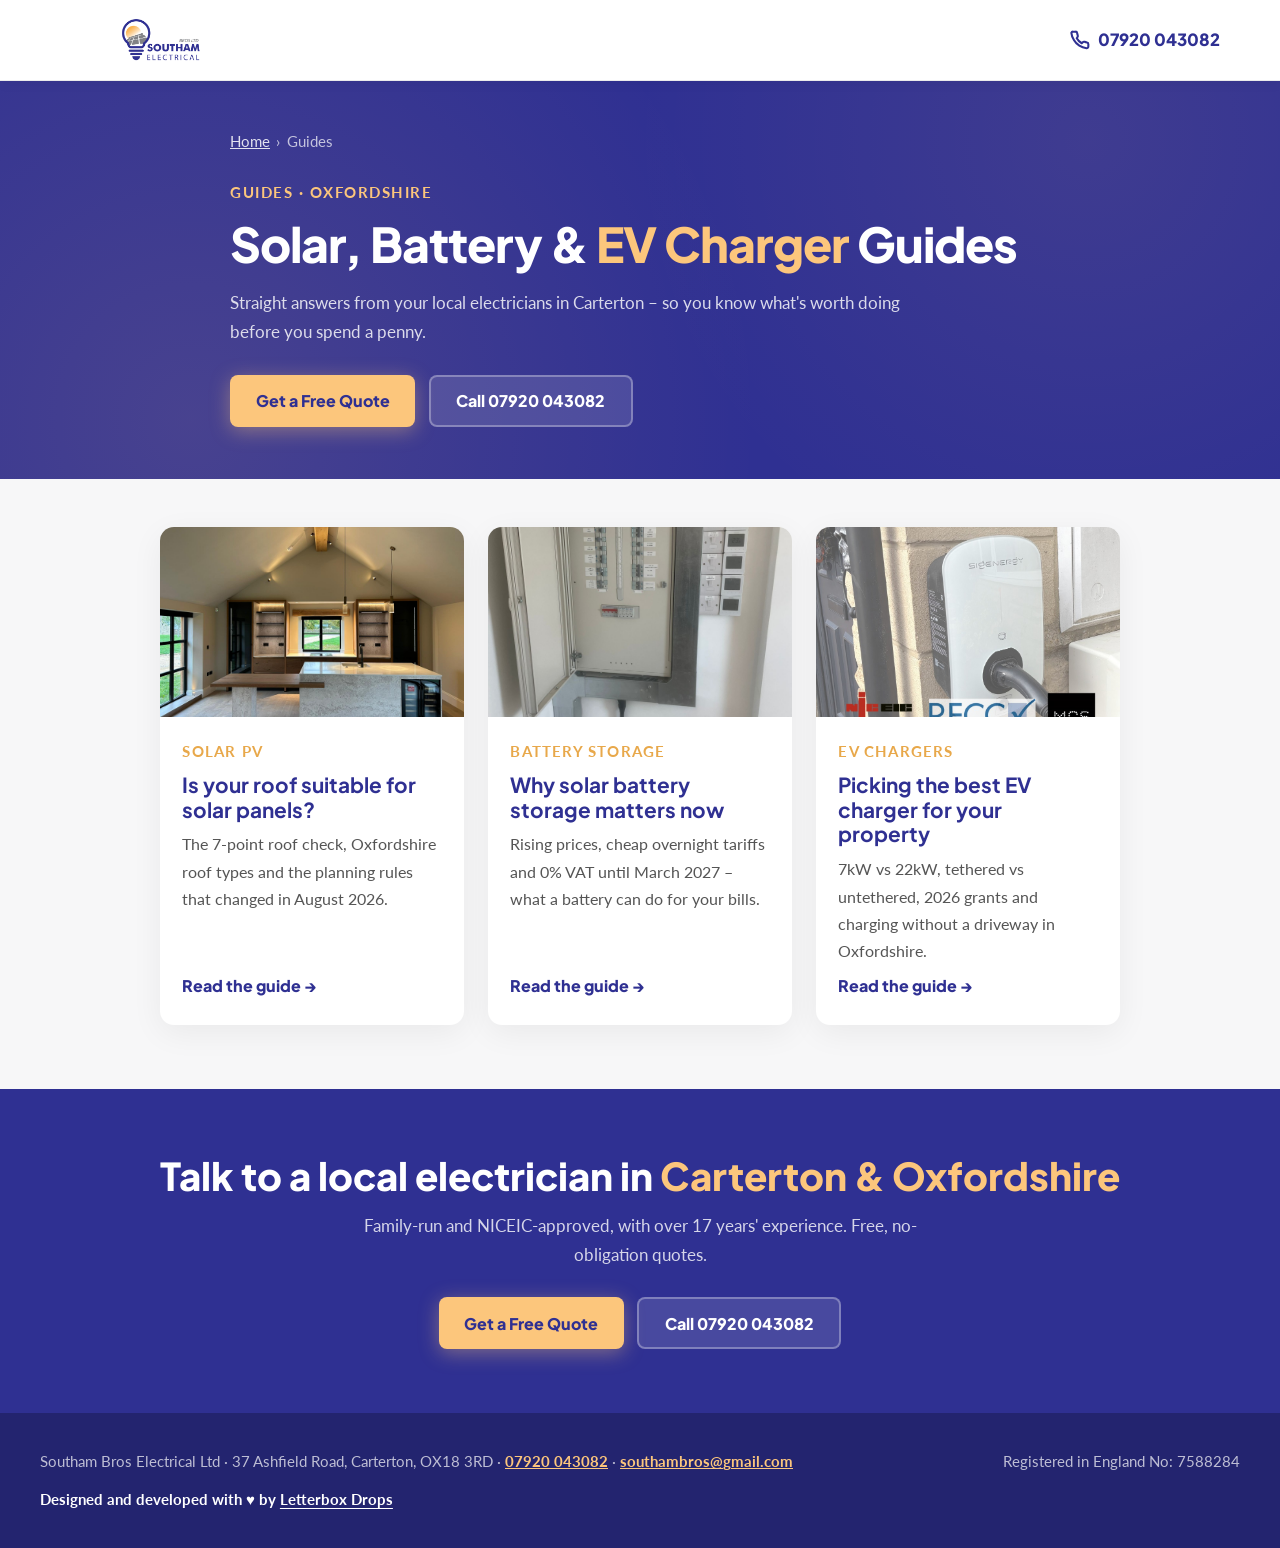
<file: guides/index.html>
<!DOCTYPE html>
<html lang="en-GB">
<head>
  <meta charset="UTF-8">
  <meta name="viewport" content="width=device-width, initial-scale=1.0, viewport-fit=cover">
  <title>Solar, Battery &amp; EV Charger Guides | Southam Bros Electrical, Oxfordshire</title>
  <meta name="description" content="Practical guides from Carterton's NICEIC-approved electricians: solar panel roof suitability, home battery storage and choosing an EV charger in Oxfordshire.">
  <link rel="canonical" href="https://southamelectrical.co.uk/guides/">
  <meta property="og:title" content="Solar, Battery &amp; EV Charger Guides for Oxfordshire Homes">
  <meta property="og:description" content="Honest, local advice from Southam Bros Electrical in Carterton.">
  <meta property="og:url" content="https://southamelectrical.co.uk/guides/">
  <meta property="og:type" content="website">
  <meta property="og:locale" content="en_GB">
  <script type="application/ld+json">
  {
    "@context": "https://schema.org",
    "@type": "CollectionPage",
    "name": "Solar, Battery & EV Charger Guides",
    "url": "https://southamelectrical.co.uk/guides/",
    "publisher": { "@type": "ElectricalContractor", "name": "Southam Bros Electrical", "url": "https://southamelectrical.co.uk", "telephone": "07920043082" },
    "hasPart": [
      { "@type": "BlogPosting", "headline": "Is Your Roof Suitable for Solar Panels?", "url": "https://southamelectrical.co.uk/guides/solar-roof-suitability-oxfordshire.html" },
      { "@type": "BlogPosting", "headline": "Why Solar Battery Storage Matters Now", "url": "https://southamelectrical.co.uk/guides/solar-battery-storage-oxfordshire.html" },
      { "@type": "BlogPosting", "headline": "Picking the Best EV Charger for Your Property", "url": "https://southamelectrical.co.uk/guides/best-ev-charger-oxfordshire.html" }
    ]
  }
  </script>
  <link rel="preconnect" href="https://fonts.googleapis.com">
  <link rel="preconnect" href="https://fonts.gstatic.com" crossorigin>
  <link href="https://fonts.googleapis.com/css2?family=Plus+Jakarta+Sans:wght@700;800&family=Lato:wght@400;700&display=swap" rel="stylesheet">
  <link rel="stylesheet" href="guides.css">
  <style>
    .guide-list { max-width: 1000px; margin: 0 auto; padding: 3rem 1.25rem 4rem; display: grid; grid-template-columns: repeat(auto-fill, minmax(280px, 1fr)); gap: 1.5rem; }
    .guide-card { background: #fff; border-radius: 14px; overflow: hidden; box-shadow: 0 8px 32px rgba(0,0,0,.06); text-decoration: none; color: var(--text); display: flex; flex-direction: column; transition: transform .2s, box-shadow .2s; }
    .guide-card:hover { transform: translateY(-4px); box-shadow: 0 14px 40px rgba(0,0,0,.1); }
    .guide-card img { width: 100%; aspect-ratio: 16/10; object-fit: cover; }
    .guide-card div { padding: 1.4rem 1.4rem 1.6rem; display: flex; flex-direction: column; gap: .5rem; flex: 1; }
    .guide-card .tag { font-size: var(--label); font-weight: 700; letter-spacing: .08em; text-transform: uppercase; color: var(--accent-dark); }
    .guide-card h2 { font-size: 1.3rem; }
    .guide-card p { font-size: 1rem; color: #555; flex: 1; }
    .guide-card .more { font-family: 'Plus Jakarta Sans', sans-serif; font-weight: 800; color: var(--dark); font-size: 1rem; }
  </style>
</head>
<body>

  <header id="site-header">
    <div class="header-inner">
      <a href="../" aria-label="Southam Bros Electrical home"><img src="../logo.png" alt="Southam Bros Electrical" width="200" height="64" style="object-fit:contain;"></a>
      <a href="tel:07920043082" class="header-phone" aria-label="Call Southam Bros Electrical on 07920 043082">
        <svg xmlns="http://www.w3.org/2000/svg" width="20" height="20" viewBox="0 0 24 24" fill="none" stroke="currentColor" stroke-width="2.5" stroke-linecap="round" stroke-linejoin="round" aria-hidden="true"><path d="M22 16.92v3a2 2 0 0 1-2.18 2 19.79 19.79 0 0 1-8.63-3.07A19.5 19.5 0 0 1 4.69 12a19.79 19.79 0 0 1-3.07-8.67A2 2 0 0 1 3.61 2h3a2 2 0 0 1 2 1.72c.127.96.361 1.903.7 2.81a2 2 0 0 1-.45 2.11L8.09 9.91a16 16 0 0 0 6 6l1.27-1.27a2 2 0 0 1 2.11-.45c.907.339 1.85.573 2.81.7A2 2 0 0 1 22 16.92z"/></svg>
        <span class="phone-text">07920 043082</span>
      </a>
    </div>
  </header>

  <section class="article-hero">
    <div class="article-hero-inner">
      <nav class="breadcrumbs" aria-label="Breadcrumb"><a href="../">Home</a><span aria-hidden="true">›</span>Guides</nav>
      <span class="eyebrow">Guides · Oxfordshire</span>
      <h1>Solar, Battery &amp; <em>EV Charger</em> Guides</h1>
      <p class="lede">Straight answers from your local electricians in Carterton – so you know what's worth doing before you spend a penny.</p>
      <div class="hero-ctas">
        <a href="../#quote-form" class="btn btn-primary">Get a Free Quote</a>
        <a href="tel:07920043082" class="btn btn-secondary">Call 07920 043082</a>
      </div>
    </div>
  </section>

  <main class="guide-list">
    <a class="guide-card" href="solar-roof-suitability-oxfordshire.html">
      <img src="../photo-3.jpg" alt="" loading="lazy">
      <div>
        <span class="tag">Solar PV</span>
        <h2>Is your roof suitable for solar panels?</h2>
        <p>The 7-point roof check, Oxfordshire roof types and the planning rules that changed in August 2026.</p>
        <span class="more">Read the guide →</span>
      </div>
    </a>
    <a class="guide-card" href="solar-battery-storage-oxfordshire.html">
      <img src="../photo-4.jpg" alt="" loading="lazy">
      <div>
        <span class="tag">Battery storage</span>
        <h2>Why solar battery storage matters now</h2>
        <p>Rising prices, cheap overnight tariffs and 0% VAT until March 2027 – what a battery can do for your bills.</p>
        <span class="more">Read the guide →</span>
      </div>
    </a>
    <a class="guide-card" href="best-ev-charger-oxfordshire.html">
      <img src="../photo-1.jpg" alt="" loading="lazy">
      <div>
        <span class="tag">EV chargers</span>
        <h2>Picking the best EV charger for your property</h2>
        <p>7kW vs 22kW, tethered vs untethered, 2026 grants and charging without a driveway in Oxfordshire.</p>
        <span class="more">Read the guide →</span>
      </div>
    </a>
  </main>

  <section class="final-cta">
    <h2>Talk to a local electrician in <em>Carterton &amp; Oxfordshire</em></h2>
    <p>Family-run and NICEIC-approved, with over 17 years' experience. Free, no-obligation quotes.</p>
    <div class="hero-ctas">
      <a href="../#quote-form" class="btn btn-primary">Get a Free Quote</a>
      <a href="tel:07920043082" class="btn btn-secondary">Call 07920 043082</a>
    </div>
  </section>

  <footer id="site-footer">
    <div class="footer-inner">
      <span>Southam Bros Electrical Ltd · 37 Ashfield Road, Carterton, OX18 3RD · <a href="tel:07920043082">07920 043082</a> · <a href="mailto:southambros@gmail.com">southambros@gmail.com</a></span>
      <span>Registered in England No: 7588284</span>
      <div class="footer-credit">Designed and developed with ♥ by <a href="https://letterboxdrops.uk/" target="_blank" rel="noopener">Letterbox Drops</a></div>
    </div>
  </footer>

  <div class="mobile-cta-bar">
    <a href="tel:07920043082" class="btn btn-outline">Call Now</a>
    <a href="../#quote-form" class="btn btn-primary">Free Quote</a>
  </div>

</body>
</html>
</file>
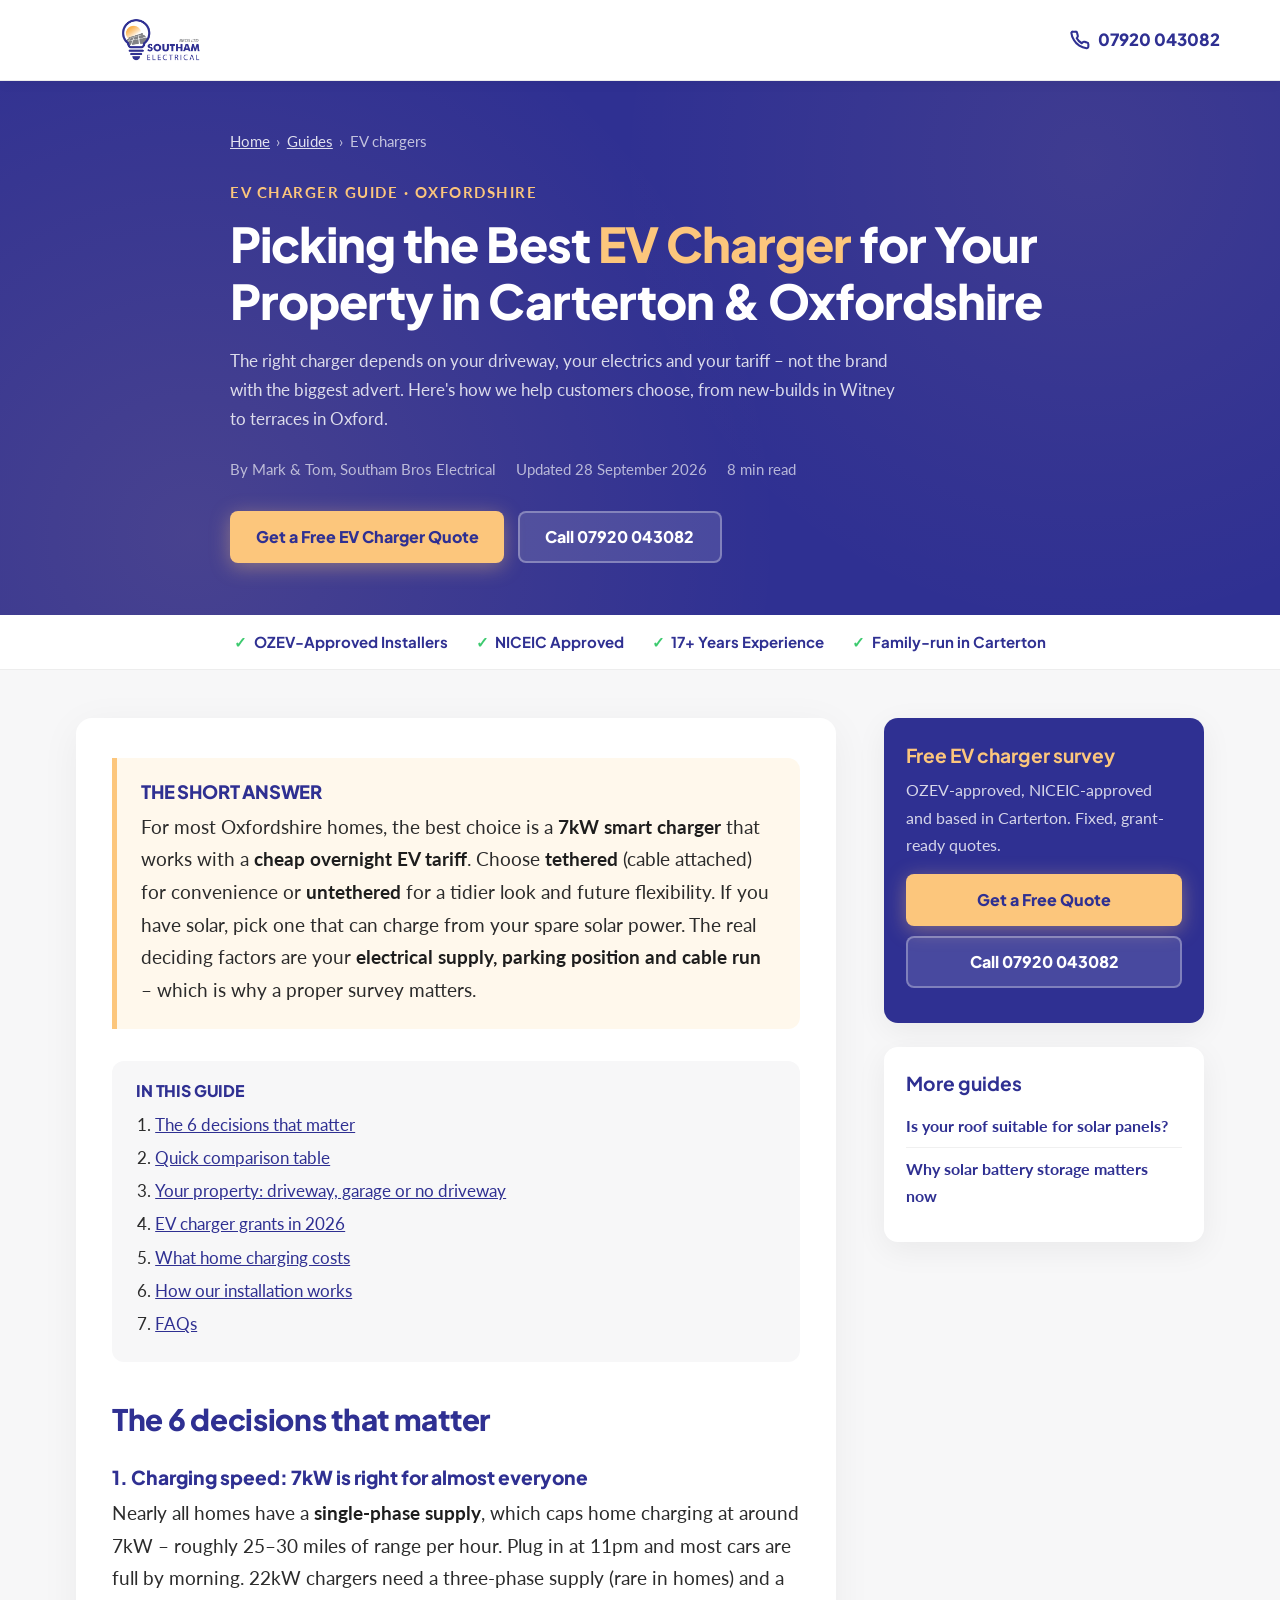
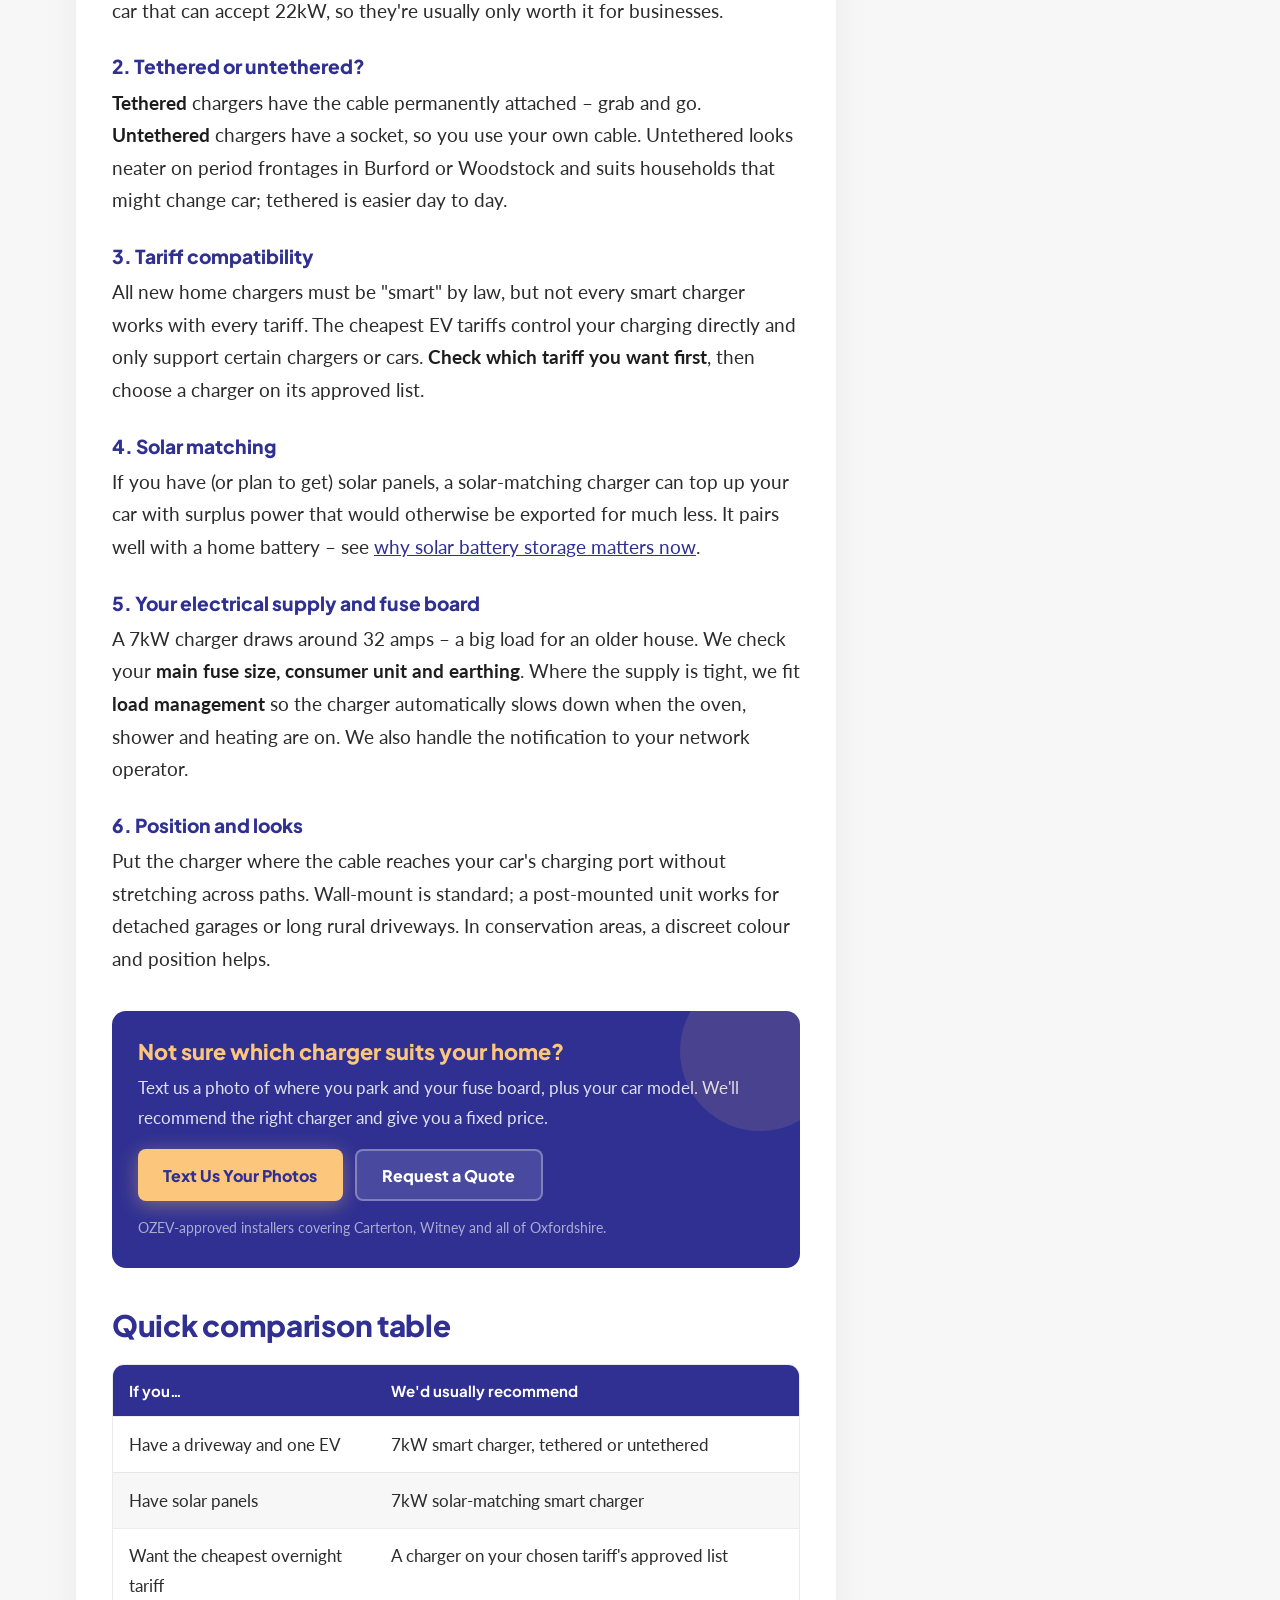
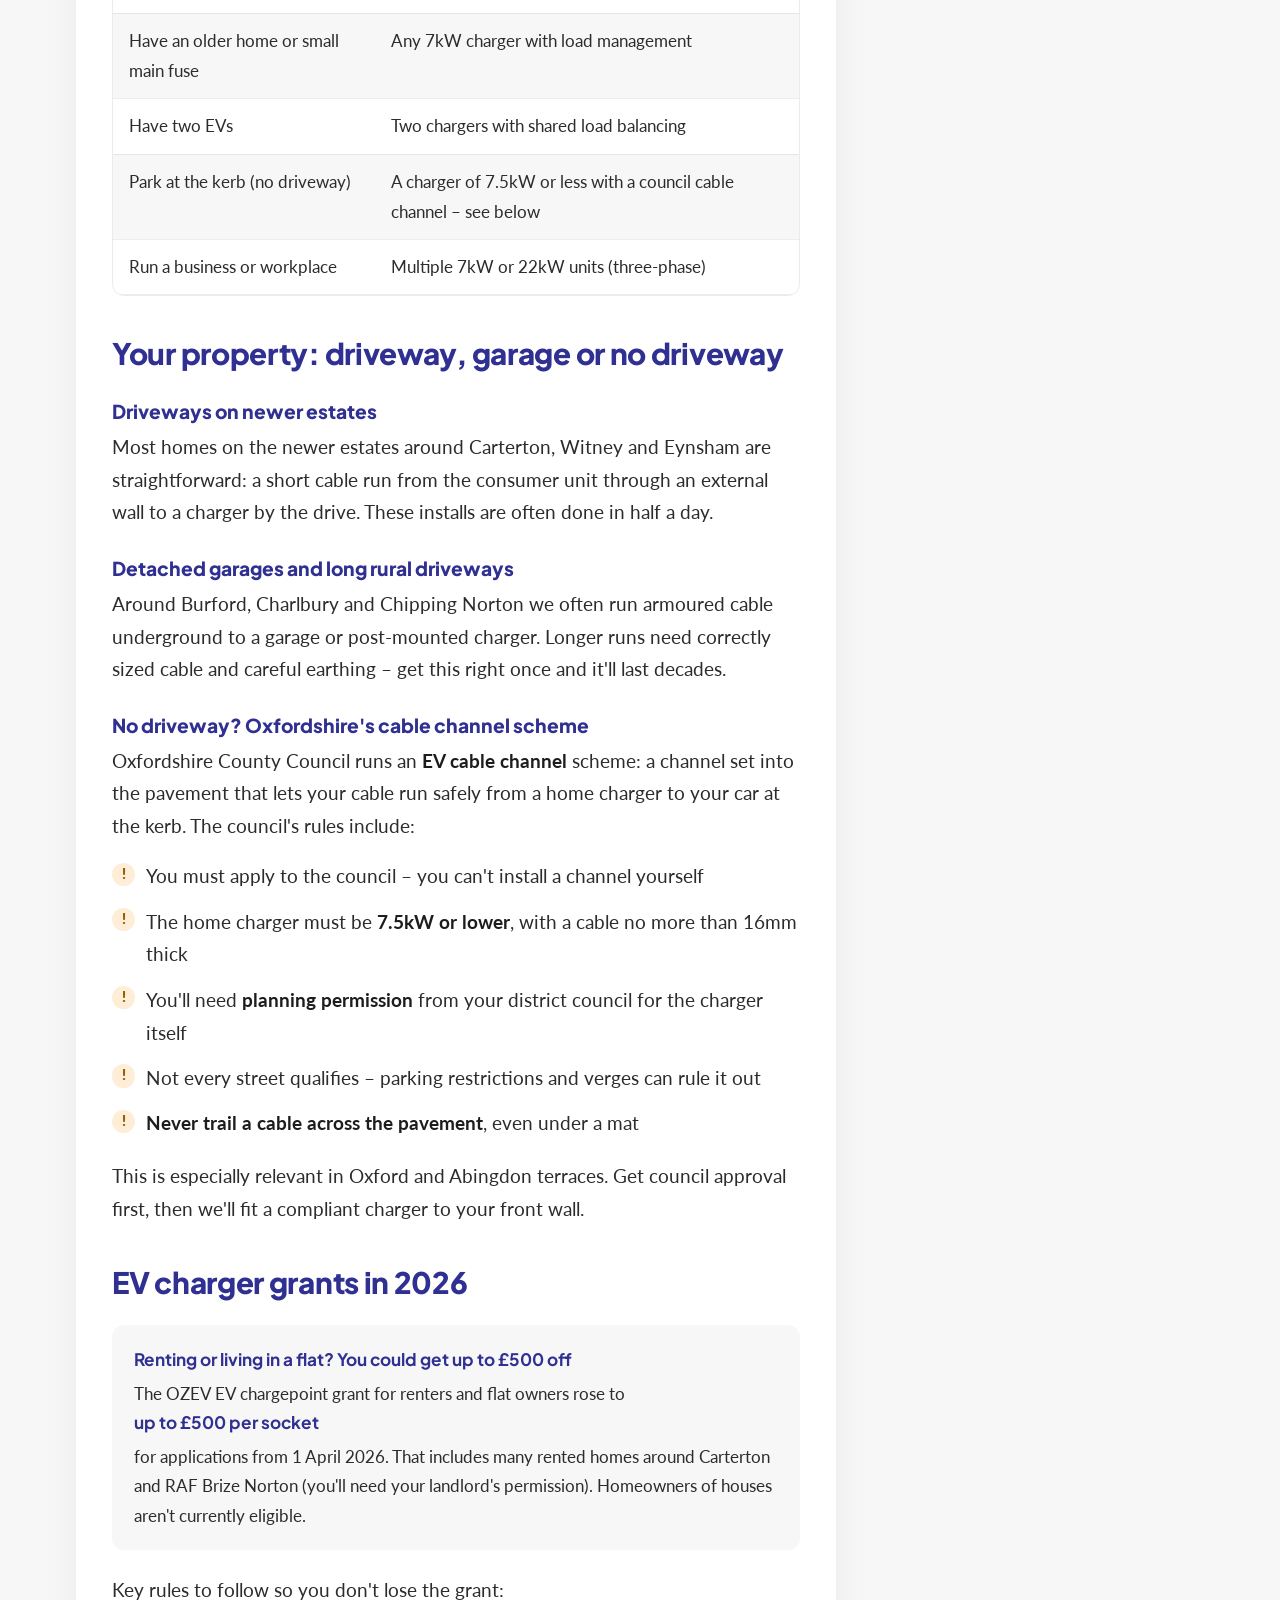
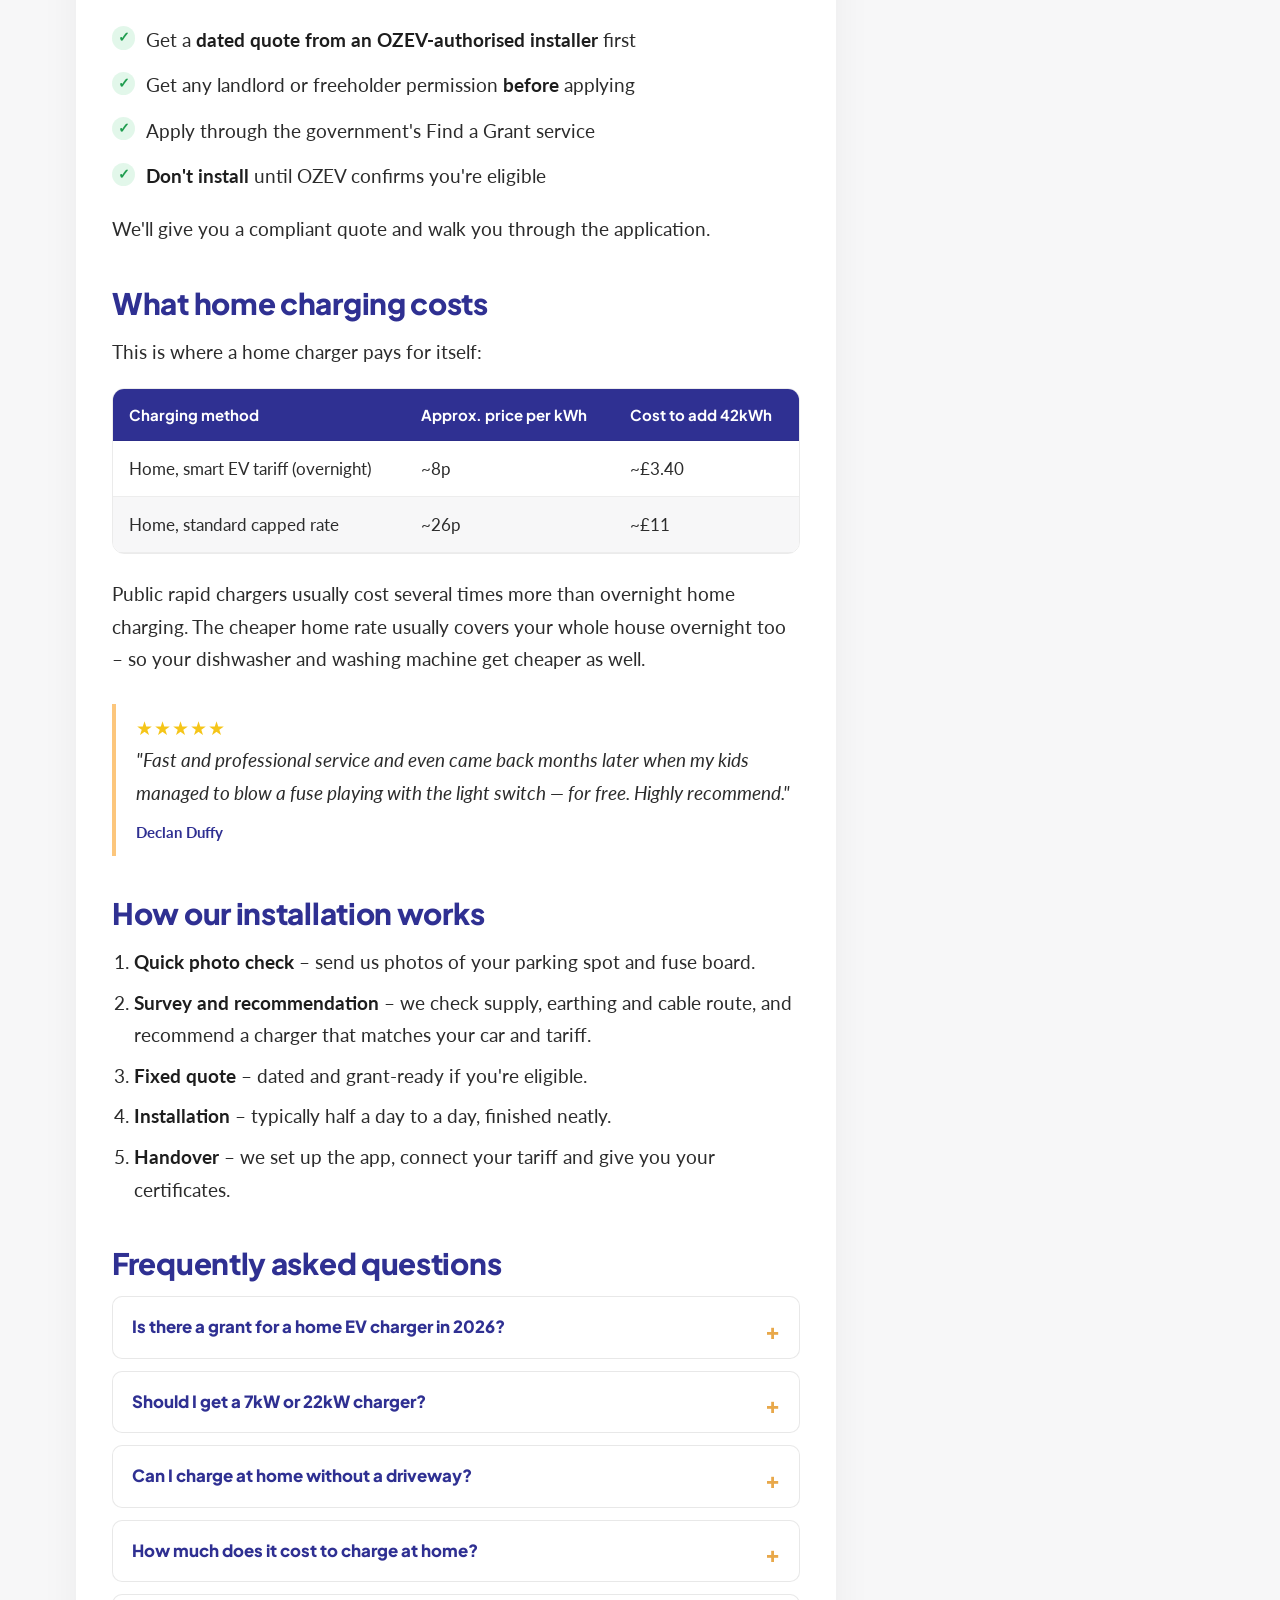
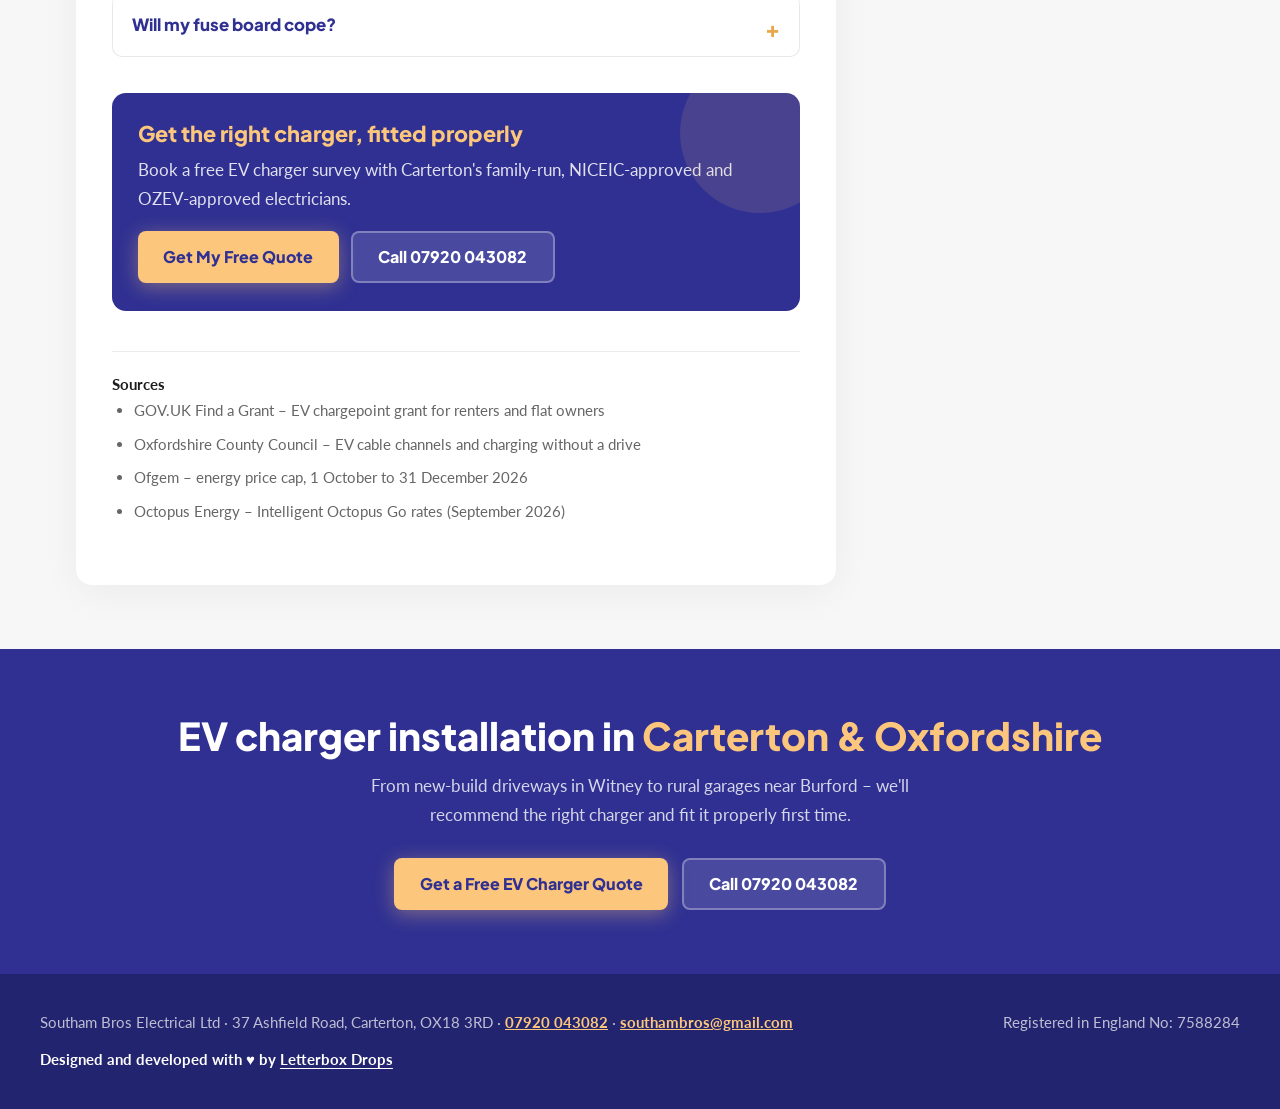
<file: guides/best-ev-charger-oxfordshire.html>
<!DOCTYPE html>
<html lang="en-GB">
<head>
  <meta charset="UTF-8">
  <meta name="viewport" content="width=device-width, initial-scale=1.0, viewport-fit=cover">
  <title>Picking the Best EV Charger for Your Home | Oxfordshire Guide 2026</title>
  <meta name="description" content="7kW or 22kW? Tethered or untethered? Grants, tariffs and no-driveway options for Carterton, Witney & Oxfordshire homes. OZEV-approved installers – call 07920 043082.">
  <link rel="canonical" href="https://southamelectrical.co.uk/guides/best-ev-charger-oxfordshire.html">

  <meta property="og:title" content="Picking the Best EV Charger for Your Property – Oxfordshire Guide">
  <meta property="og:description" content="How to choose the right home EV charger for your driveway, supply and tariff – plus the 2026 grants and Oxfordshire's no-driveway cable channel scheme.">
  <meta property="og:url" content="https://southamelectrical.co.uk/guides/best-ev-charger-oxfordshire.html">
  <meta property="og:image" content="https://southamelectrical.co.uk/photo-1.jpg">
  <meta property="og:type" content="article">
  <meta property="og:locale" content="en_GB">

  <script type="application/ld+json">
  {
    "@context": "https://schema.org",
    "@graph": [
      {
        "@type": "BlogPosting",
        "headline": "Picking the Best EV Charger for Your Property: A Guide for Carterton & Oxfordshire",
        "description": "How to choose a home EV charger in Oxfordshire: charging speed, tethered vs untethered, smart tariffs, solar matching, your electrical supply, 2026 OZEV grants and Oxfordshire's cross-pavement cable channel scheme.",
        "datePublished": "2026-09-28",
        "dateModified": "2026-09-28",
        "author": { "@type": "Organization", "name": "Southam Bros Electrical" },
        "publisher": { "@id": "https://southamelectrical.co.uk/#business" },
        "mainEntityOfPage": "https://southamelectrical.co.uk/guides/best-ev-charger-oxfordshire.html",
        "image": "https://southamelectrical.co.uk/photo-1.jpg",
        "about": ["EV charger installation", "Home EV charging", "Oxfordshire"],
        "spatialCoverage": ["Carterton", "Witney", "Burford", "Chipping Norton", "Charlbury", "Woodstock", "Eynsham", "Faringdon", "Abingdon", "Oxford"]
      },
      {
        "@type": "ElectricalContractor",
        "@id": "https://southamelectrical.co.uk/#business",
        "name": "Southam Bros Electrical",
        "telephone": "07920043082",
        "email": "southambros@gmail.com",
        "url": "https://southamelectrical.co.uk",
        "logo": "https://southamelectrical.co.uk/logo.png",
        "address": {
          "@type": "PostalAddress",
          "streetAddress": "37 Ashfield Road",
          "addressLocality": "Carterton",
          "addressRegion": "Oxfordshire",
          "postalCode": "OX18 3RD",
          "addressCountry": "GB"
        },
        "areaServed": ["Carterton", "Witney", "Burford", "Chipping Norton", "Charlbury", "Woodstock", "Eynsham", "Faringdon", "Abingdon", "Oxford", "Oxfordshire"]
      },
      {
        "@type": "BreadcrumbList",
        "itemListElement": [
          { "@type": "ListItem", "position": 1, "name": "Home", "item": "https://southamelectrical.co.uk/" },
          { "@type": "ListItem", "position": 2, "name": "Guides", "item": "https://southamelectrical.co.uk/guides/" },
          { "@type": "ListItem", "position": 3, "name": "Picking the best EV charger for your property" }
        ]
      },
      {
        "@type": "FAQPage",
        "mainEntity": [
          {
            "@type": "Question",
            "name": "Is there a grant for a home EV charger in 2026?",
            "acceptedAnswer": { "@type": "Answer", "text": "If you rent your home or own a flat, the OZEV EV chargepoint grant is worth up to £500 per socket for applications from 1 April 2026. Homeowners of houses are not currently eligible. The charger must not be installed until OZEV confirms your eligibility, and you'll need a dated quote from an OZEV-authorised installer." }
          },
          {
            "@type": "Question",
            "name": "Should I get a 7kW or 22kW home charger?",
            "acceptedAnswer": { "@type": "Answer", "text": "Almost every home in Oxfordshire has a single-phase supply, which limits home charging to around 7kW. That adds roughly 25–30 miles of range per hour and fills most cars overnight. 22kW needs a three-phase supply and a car that can accept it." }
          },
          {
            "@type": "Question",
            "name": "Can I charge an EV at home without a driveway in Oxfordshire?",
            "acceptedAnswer": { "@type": "Answer", "text": "Possibly. Oxfordshire County Council runs an EV cable channel scheme that lets a charging cable cross the pavement safely to a car parked at the kerb. You must apply to the council, the charger must be 7.5kW or lower, and you'll need planning permission from your district council for the charger. Never trail a cable across the pavement." }
          },
          {
            "@type": "Question",
            "name": "How much does it cost to charge an EV at home?",
            "acceptedAnswer": { "@type": "Answer", "text": "On a smart EV tariff, overnight electricity is around 8p per kWh, so adding 42kWh costs roughly £3.40. On a standard capped rate of around 26p per kWh the same charge costs about £11." }
          },
          {
            "@type": "Question",
            "name": "Will my fuse board cope with an EV charger?",
            "acceptedAnswer": { "@type": "Answer", "text": "Often yes, but not always. A 7kW charger draws around 32 amps. We check your main fuse, consumer unit and earthing, and use load management where needed so the house and car never overload the supply." }
          }
        ]
      }
    ]
  }
  </script>

  <link rel="preconnect" href="https://fonts.googleapis.com">
  <link rel="preconnect" href="https://fonts.gstatic.com" crossorigin>
  <link href="https://fonts.googleapis.com/css2?family=Plus+Jakarta+Sans:wght@700;800&family=Lato:wght@400;700&display=swap" rel="stylesheet">
  <link rel="stylesheet" href="guides.css">
</head>
<body>

  <header id="site-header">
    <div class="header-inner">
      <a href="../" aria-label="Southam Bros Electrical home"><img src="../logo.png" alt="Southam Bros Electrical" width="200" height="64" style="object-fit:contain;"></a>
      <a href="tel:07920043082" class="header-phone" aria-label="Call Southam Bros Electrical on 07920 043082">
        <svg xmlns="http://www.w3.org/2000/svg" width="20" height="20" viewBox="0 0 24 24" fill="none" stroke="currentColor" stroke-width="2.5" stroke-linecap="round" stroke-linejoin="round" aria-hidden="true"><path d="M22 16.92v3a2 2 0 0 1-2.18 2 19.79 19.79 0 0 1-8.63-3.07A19.5 19.5 0 0 1 4.69 12a19.79 19.79 0 0 1-3.07-8.67A2 2 0 0 1 3.61 2h3a2 2 0 0 1 2 1.72c.127.96.361 1.903.7 2.81a2 2 0 0 1-.45 2.11L8.09 9.91a16 16 0 0 0 6 6l1.27-1.27a2 2 0 0 1 2.11-.45c.907.339 1.85.573 2.81.7A2 2 0 0 1 22 16.92z"/></svg>
        <span class="phone-text">07920 043082</span>
      </a>
    </div>
  </header>

  <section class="article-hero">
    <div class="article-hero-inner">
      <nav class="breadcrumbs" aria-label="Breadcrumb">
        <a href="../">Home</a><span aria-hidden="true">›</span><a href="./">Guides</a><span aria-hidden="true">›</span>EV chargers
      </nav>
      <span class="eyebrow">EV charger guide · Oxfordshire</span>
      <h1>Picking the Best <em>EV Charger</em> for Your Property in Carterton &amp; Oxfordshire</h1>
      <p class="lede">The right charger depends on your driveway, your electrics and your tariff – not the brand with the biggest advert. Here's how we help customers choose, from new-builds in Witney to terraces in Oxford.</p>
      <div class="meta">
        <span>By Mark &amp; Tom, Southam Bros Electrical</span>
        <span>Updated 28 September 2026</span>
        <span>8 min read</span>
      </div>
      <div class="hero-ctas">
        <a href="../#quote-form" class="btn btn-primary">Get a Free EV Charger Quote</a>
        <a href="tel:07920043082" class="btn btn-secondary">Call 07920 043082</a>
      </div>
    </div>
  </section>

  <div class="trust-strip">
    <ul>
      <li>OZEV-Approved Installers</li>
      <li>NICEIC Approved</li>
      <li>17+ Years Experience</li>
      <li>Family-run in Carterton</li>
    </ul>
  </div>

  <div class="article-wrap">
    <article class="guide">

      <div class="quick-answer">
        <h2>The short answer</h2>
        <p>For most Oxfordshire homes, the best choice is a <strong>7kW smart charger</strong> that works with a <strong>cheap overnight EV tariff</strong>. Choose <strong>tethered</strong> (cable attached) for convenience or <strong>untethered</strong> for a tidier look and future flexibility. If you have solar, pick one that can charge from your spare solar power. The real deciding factors are your <strong>electrical supply, parking position and cable run</strong> – which is why a proper survey matters.</p>
      </div>

      <nav class="toc" aria-label="Contents">
        <h2>In this guide</h2>
        <ol>
          <li><a href="#decisions">The 6 decisions that matter</a></li>
          <li><a href="#comparison">Quick comparison table</a></li>
          <li><a href="#property">Your property: driveway, garage or no driveway</a></li>
          <li><a href="#grants">EV charger grants in 2026</a></li>
          <li><a href="#costs">What home charging costs</a></li>
          <li><a href="#install">How our installation works</a></li>
          <li><a href="#faq">FAQs</a></li>
        </ol>
      </nav>

      <h2 id="decisions">The 6 decisions that matter</h2>

      <h3>1. Charging speed: 7kW is right for almost everyone</h3>
      <p>Nearly all homes have a <strong>single-phase supply</strong>, which caps home charging at around 7kW – roughly 25–30 miles of range per hour. Plug in at 11pm and most cars are full by morning. 22kW chargers need a three-phase supply (rare in homes) and a car that can accept 22kW, so they're usually only worth it for businesses.</p>

      <h3>2. Tethered or untethered?</h3>
      <p><strong>Tethered</strong> chargers have the cable permanently attached – grab and go. <strong>Untethered</strong> chargers have a socket, so you use your own cable. Untethered looks neater on period frontages in Burford or Woodstock and suits households that might change car; tethered is easier day to day.</p>

      <h3>3. Tariff compatibility</h3>
      <p>All new home chargers must be "smart" by law, but not every smart charger works with every tariff. The cheapest EV tariffs control your charging directly and only support certain chargers or cars. <strong>Check which tariff you want first</strong>, then choose a charger on its approved list.</p>

      <h3>4. Solar matching</h3>
      <p>If you have (or plan to get) solar panels, a solar-matching charger can top up your car with surplus power that would otherwise be exported for much less. It pairs well with a home battery – see <a href="solar-battery-storage-oxfordshire.html">why solar battery storage matters now</a>.</p>

      <h3>5. Your electrical supply and fuse board</h3>
      <p>A 7kW charger draws around 32 amps – a big load for an older house. We check your <strong>main fuse size, consumer unit and earthing</strong>. Where the supply is tight, we fit <strong>load management</strong> so the charger automatically slows down when the oven, shower and heating are on. We also handle the notification to your network operator.</p>

      <h3>6. Position and looks</h3>
      <p>Put the charger where the cable reaches your car's charging port without stretching across paths. Wall-mount is standard; a post-mounted unit works for detached garages or long rural driveways. In conservation areas, a discreet colour and position helps.</p>

      <div class="cta-box">
        <h3>Not sure which charger suits your home?</h3>
        <p>Text us a photo of where you park and your fuse board, plus your car model. We'll recommend the right charger and give you a fixed price.</p>
        <div class="cta-actions">
          <a href="sms:07920043082?&body=Hi%2C%20EV%20charger%20quote%20please.%20My%20car%20is%3A%20" class="btn btn-primary">Text Us Your Photos</a>
          <a href="../#quote-form" class="btn btn-secondary">Request a Quote</a>
        </div>
        <p class="small-print">OZEV-approved installers covering Carterton, Witney and all of Oxfordshire.</p>
      </div>

      <h2 id="comparison">Quick comparison table</h2>
      <div class="table-wrap">
        <table>
          <thead>
            <tr><th>If you…</th><th>We'd usually recommend</th></tr>
          </thead>
          <tbody>
            <tr><td>Have a driveway and one EV</td><td>7kW smart charger, tethered or untethered</td></tr>
            <tr><td>Have solar panels</td><td>7kW solar-matching smart charger</td></tr>
            <tr><td>Want the cheapest overnight tariff</td><td>A charger on your chosen tariff's approved list</td></tr>
            <tr><td>Have an older home or small main fuse</td><td>Any 7kW charger with load management</td></tr>
            <tr><td>Have two EVs</td><td>Two chargers with shared load balancing</td></tr>
            <tr><td>Park at the kerb (no driveway)</td><td>A charger of 7.5kW or less with a council cable channel – see below</td></tr>
            <tr><td>Run a business or workplace</td><td>Multiple 7kW or 22kW units (three-phase)</td></tr>
          </tbody>
        </table>
      </div>

      <h2 id="property">Your property: driveway, garage or no driveway</h2>

      <h3>Driveways on newer estates</h3>
      <p>Most homes on the newer estates around Carterton, Witney and Eynsham are straightforward: a short cable run from the consumer unit through an external wall to a charger by the drive. These installs are often done in half a day.</p>

      <h3>Detached garages and long rural driveways</h3>
      <p>Around Burford, Charlbury and Chipping Norton we often run armoured cable underground to a garage or post-mounted charger. Longer runs need correctly sized cable and careful earthing – get this right once and it'll last decades.</p>

      <h3>No driveway? Oxfordshire's cable channel scheme</h3>
      <p>Oxfordshire County Council runs an <strong>EV cable channel</strong> scheme: a channel set into the pavement that lets your cable run safely from a home charger to your car at the kerb. The council's rules include:</p>
      <ul class="checklist warn">
        <li>You must apply to the council – you can't install a channel yourself</li>
        <li>The home charger must be <strong>7.5kW or lower</strong>, with a cable no more than 16mm thick</li>
        <li>You'll need <strong>planning permission</strong> from your district council for the charger itself</li>
        <li>Not every street qualifies – parking restrictions and verges can rule it out</li>
        <li><strong>Never trail a cable across the pavement</strong>, even under a mat</li>
      </ul>
      <p>This is especially relevant in Oxford and Abingdon terraces. Get council approval first, then we'll fit a compliant charger to your front wall.</p>

      <h2 id="grants">EV charger grants in 2026</h2>
      <div class="callout">
        <strong>Renting or living in a flat? You could get up to £500 off</strong>
        <p>The OZEV EV chargepoint grant for renters and flat owners rose to <strong>up to £500 per socket</strong> for applications from 1 April 2026. That includes many rented homes around Carterton and RAF Brize Norton (you'll need your landlord's permission). Homeowners of houses aren't currently eligible.</p>
      </div>
      <p>Key rules to follow so you don't lose the grant:</p>
      <ul class="checklist">
        <li>Get a <strong>dated quote from an OZEV-authorised installer</strong> first</li>
        <li>Get any landlord or freeholder permission <strong>before</strong> applying</li>
        <li>Apply through the government's Find a Grant service</li>
        <li><strong>Don't install</strong> until OZEV confirms you're eligible</li>
      </ul>
      <p>We'll give you a compliant quote and walk you through the application.</p>

      <h2 id="costs">What home charging costs</h2>
      <p>This is where a home charger pays for itself:</p>
      <div class="table-wrap">
        <table>
          <thead>
            <tr><th>Charging method</th><th>Approx. price per kWh</th><th>Cost to add 42kWh</th></tr>
          </thead>
          <tbody>
            <tr><td>Home, smart EV tariff (overnight)</td><td>~8p</td><td>~£3.40</td></tr>
            <tr><td>Home, standard capped rate</td><td>~26p</td><td>~£11</td></tr>
          </tbody>
        </table>
      </div>
      <p>Public rapid chargers usually cost several times more than overnight home charging. The cheaper home rate usually covers your whole house overnight too – so your dishwasher and washing machine get cheaper as well.</p>

      <div class="review-quote">
        <div class="stars" aria-label="5 out of 5 stars">★★★★★</div>
        <p>"Fast and professional service and even came back months later when my kids managed to blow a fuse playing with the light switch — for free. Highly recommend."</p>
        <cite>Declan Duffy</cite>
      </div>

      <h2 id="install">How our installation works</h2>
      <ol>
        <li><strong>Quick photo check</strong> – send us photos of your parking spot and fuse board.</li>
        <li><strong>Survey and recommendation</strong> – we check supply, earthing and cable route, and recommend a charger that matches your car and tariff.</li>
        <li><strong>Fixed quote</strong> – dated and grant-ready if you're eligible.</li>
        <li><strong>Installation</strong> – typically half a day to a day, finished neatly.</li>
        <li><strong>Handover</strong> – we set up the app, connect your tariff and give you your certificates.</li>
      </ol>

      <h2 id="faq">Frequently asked questions</h2>
      <div class="faq">
        <details>
          <summary>Is there a grant for a home EV charger in 2026?</summary>
          <div><p>Yes, if you rent or own a flat – up to £500 per socket from 1 April 2026. Homeowners of houses aren't currently eligible. Don't install until OZEV confirms your eligibility.</p></div>
        </details>
        <details>
          <summary>Should I get a 7kW or 22kW charger?</summary>
          <div><p>7kW for almost every home. 22kW needs a three-phase supply and a compatible car.</p></div>
        </details>
        <details>
          <summary>Can I charge at home without a driveway?</summary>
          <div><p>Possibly, through Oxfordshire County Council's cable channel scheme. You apply to the council, use a charger of 7.5kW or less, and get planning permission for the charger.</p></div>
        </details>
        <details>
          <summary>How much does it cost to charge at home?</summary>
          <div><p>Around £3.40 to add 42kWh on an 8p overnight tariff, versus about £11 at the standard capped rate.</p></div>
        </details>
        <details>
          <summary>Will my fuse board cope?</summary>
          <div><p>Often yes, but we always check. Where the supply is tight we fit load management so nothing overloads.</p></div>
        </details>
      </div>

      <div class="cta-box">
        <h3>Get the right charger, fitted properly</h3>
        <p>Book a free EV charger survey with Carterton's family-run, NICEIC-approved and OZEV-approved electricians.</p>
        <div class="cta-actions">
          <a href="../#quote-form" class="btn btn-primary">Get My Free Quote</a>
          <a href="tel:07920043082" class="btn btn-secondary">Call 07920 043082</a>
        </div>
      </div>

      <div class="sources">
        <strong>Sources</strong>
        <ul>
          <li>GOV.UK Find a Grant – EV chargepoint grant for renters and flat owners</li>
          <li>Oxfordshire County Council – EV cable channels and charging without a drive</li>
          <li>Ofgem – energy price cap, 1 October to 31 December 2026</li>
          <li>Octopus Energy – Intelligent Octopus Go rates (September 2026)</li>
        </ul>
      </div>

    </article>

    <aside class="sidebar" aria-label="Get a quote">
      <div class="sidebar-sticky">
        <div class="side-card dark">
          <h3>Free EV charger survey</h3>
          <p>OZEV-approved, NICEIC-approved and based in Carterton. Fixed, grant-ready quotes.</p>
          <a href="../#quote-form" class="btn btn-primary">Get a Free Quote</a>
          <a href="tel:07920043082" class="btn btn-secondary">Call 07920 043082</a>
        </div>
        <div class="side-card">
          <h3>More guides</h3>
          <ul>
            <li><a href="solar-roof-suitability-oxfordshire.html">Is your roof suitable for solar panels?</a></li>
            <li><a href="solar-battery-storage-oxfordshire.html">Why solar battery storage matters now</a></li>
          </ul>
        </div>
      </div>
    </aside>
  </div>

  <section class="final-cta">
    <h2>EV charger installation in <em>Carterton &amp; Oxfordshire</em></h2>
    <p>From new-build driveways in Witney to rural garages near Burford – we'll recommend the right charger and fit it properly first time.</p>
    <div class="hero-ctas">
      <a href="../#quote-form" class="btn btn-primary">Get a Free EV Charger Quote</a>
      <a href="tel:07920043082" class="btn btn-secondary">Call 07920 043082</a>
    </div>
  </section>

  <footer id="site-footer">
    <div class="footer-inner">
      <span>Southam Bros Electrical Ltd · 37 Ashfield Road, Carterton, OX18 3RD · <a href="tel:07920043082">07920 043082</a> · <a href="mailto:southambros@gmail.com">southambros@gmail.com</a></span>
      <span>Registered in England No: 7588284</span>
      <div class="footer-credit">Designed and developed with ♥ by <a href="https://letterboxdrops.uk/" target="_blank" rel="noopener">Letterbox Drops</a></div>
    </div>
  </footer>

  <div class="mobile-cta-bar">
    <a href="tel:07920043082" class="btn btn-outline">Call Now</a>
    <a href="../#quote-form" class="btn btn-primary">Free Quote</a>
  </div>

</body>
</html>
</file>
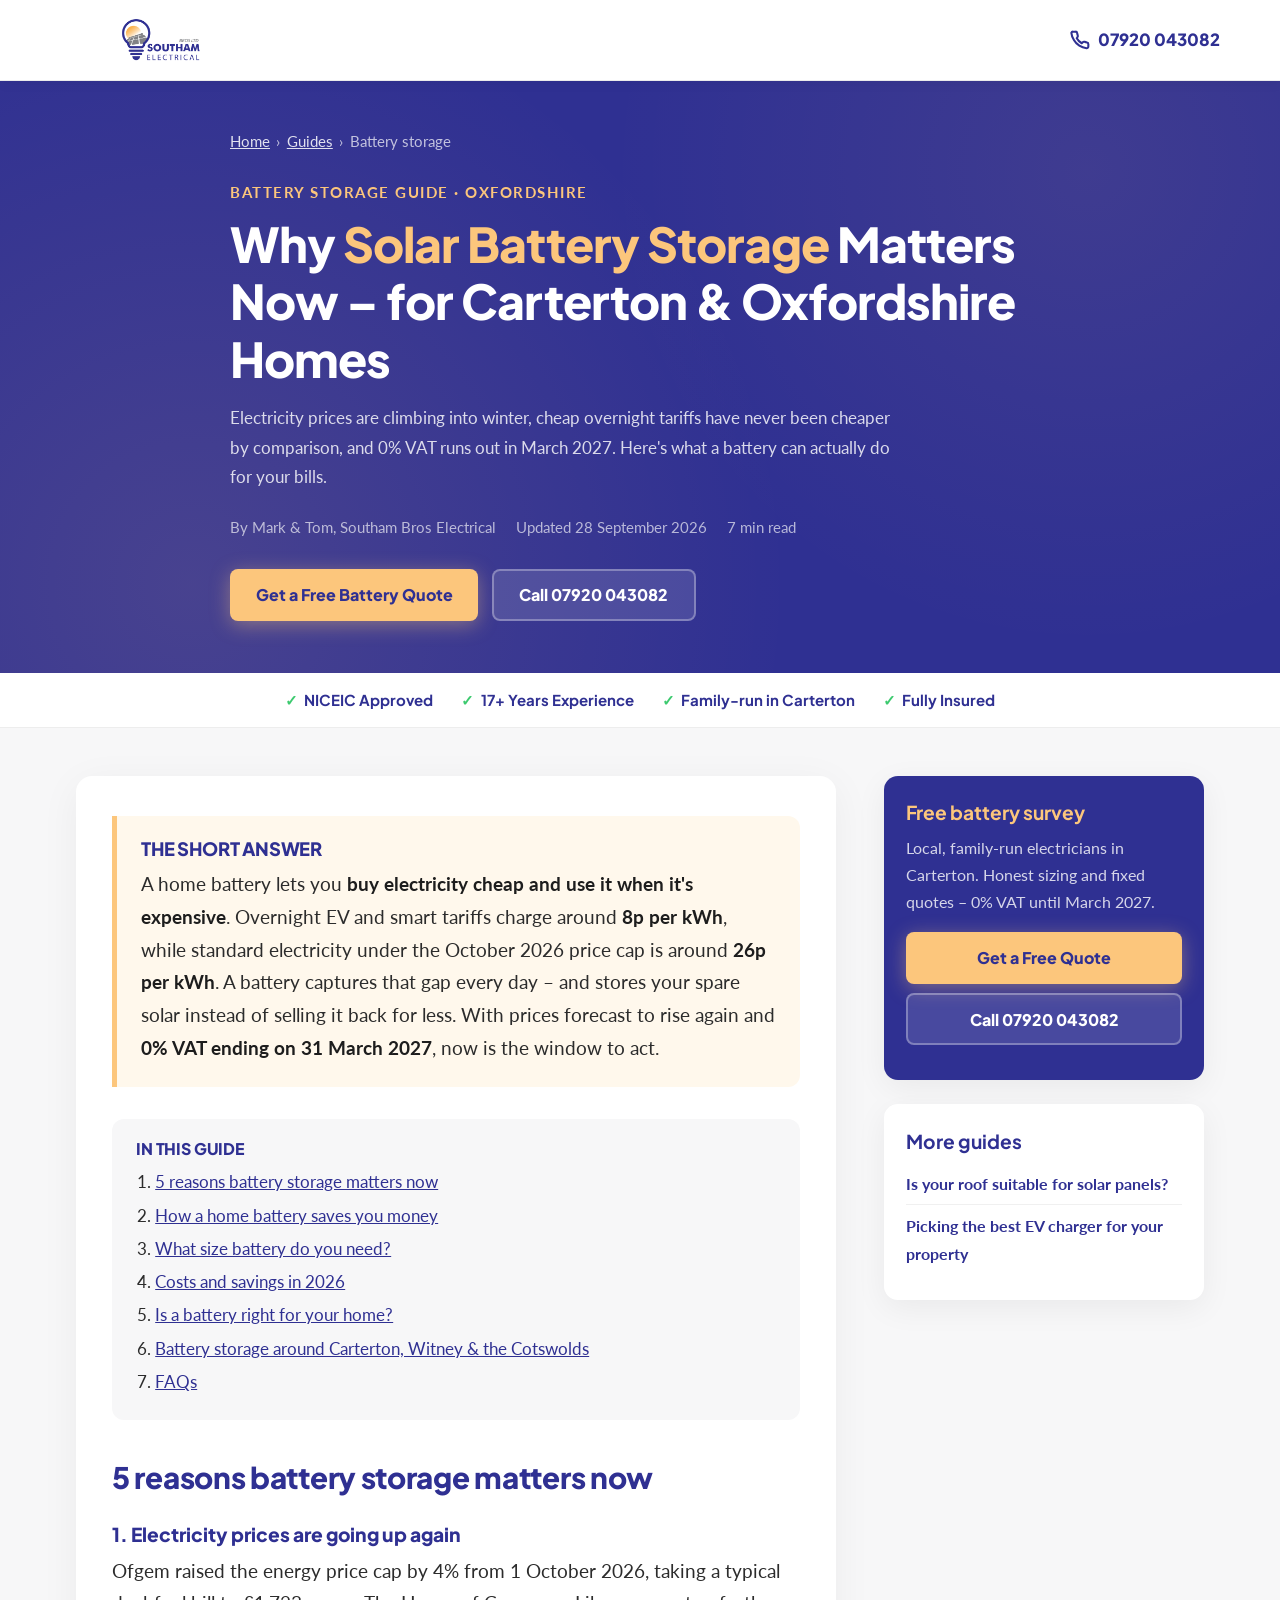
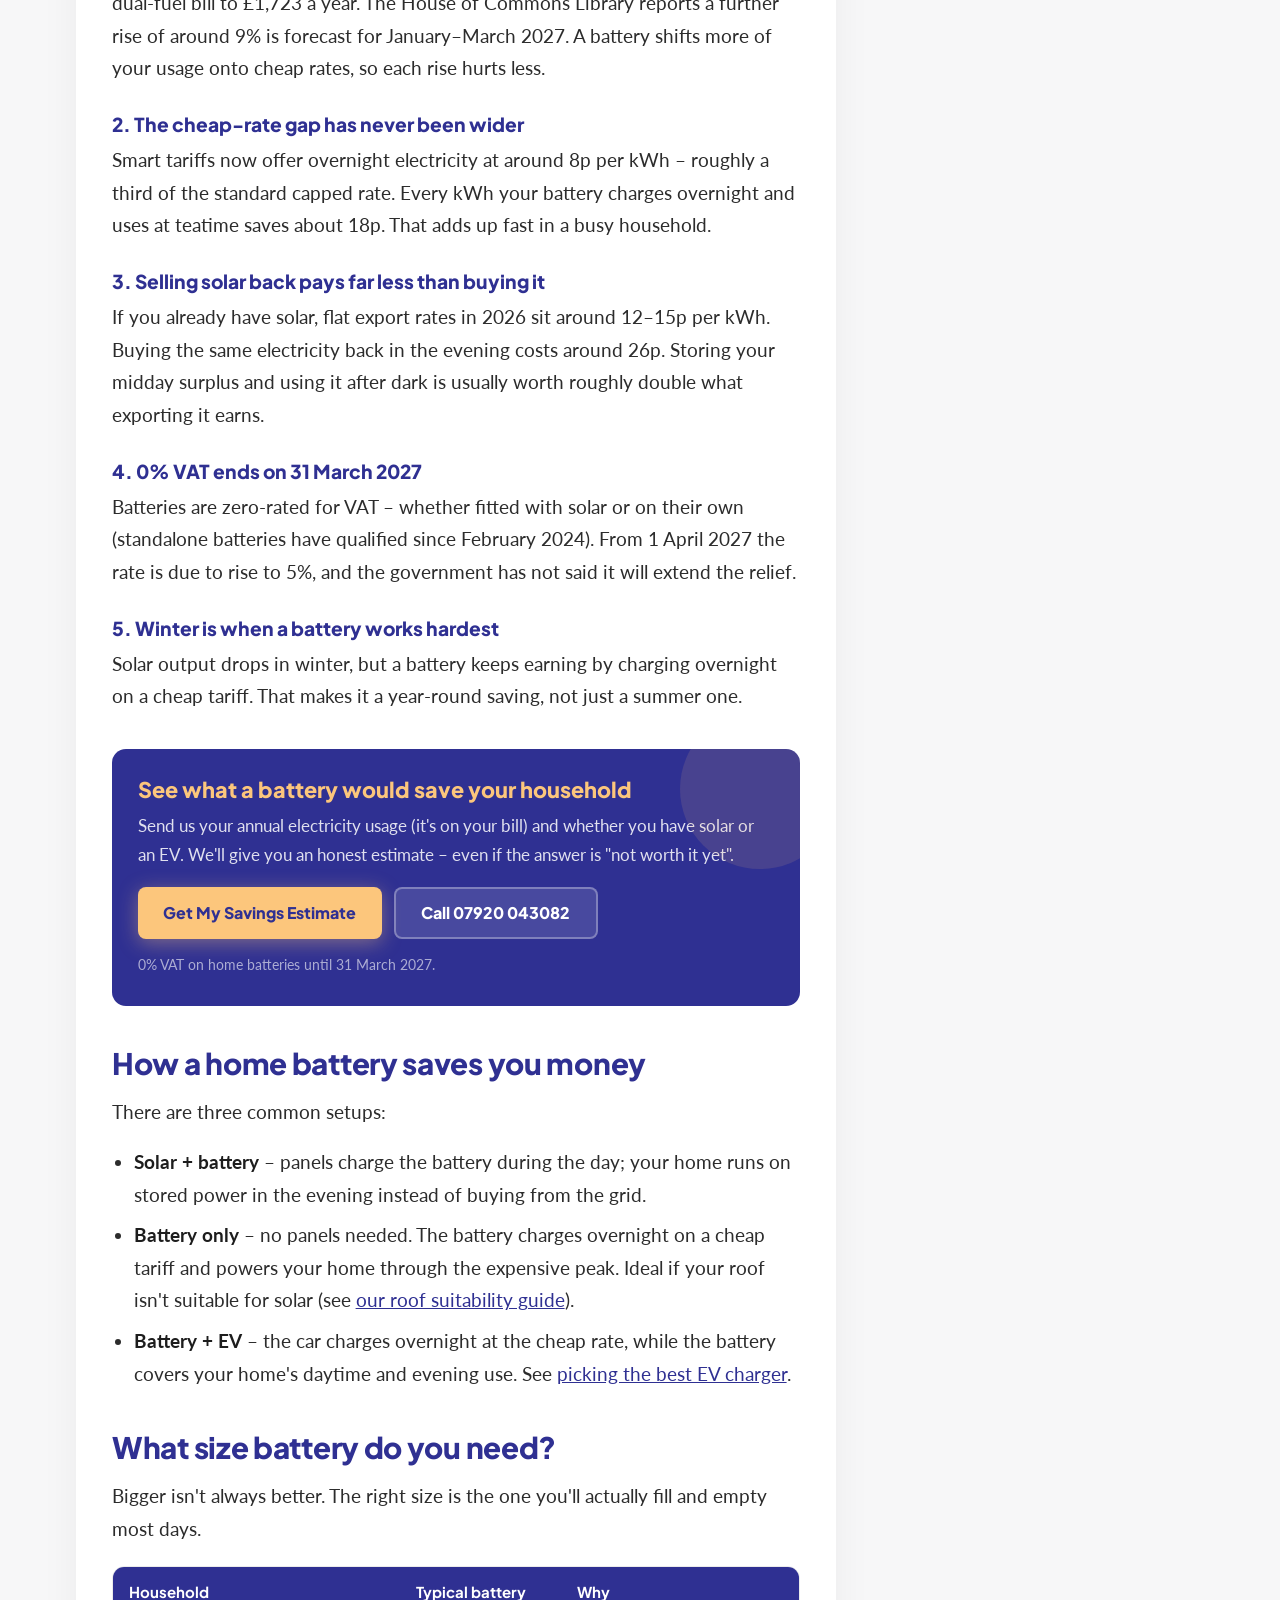
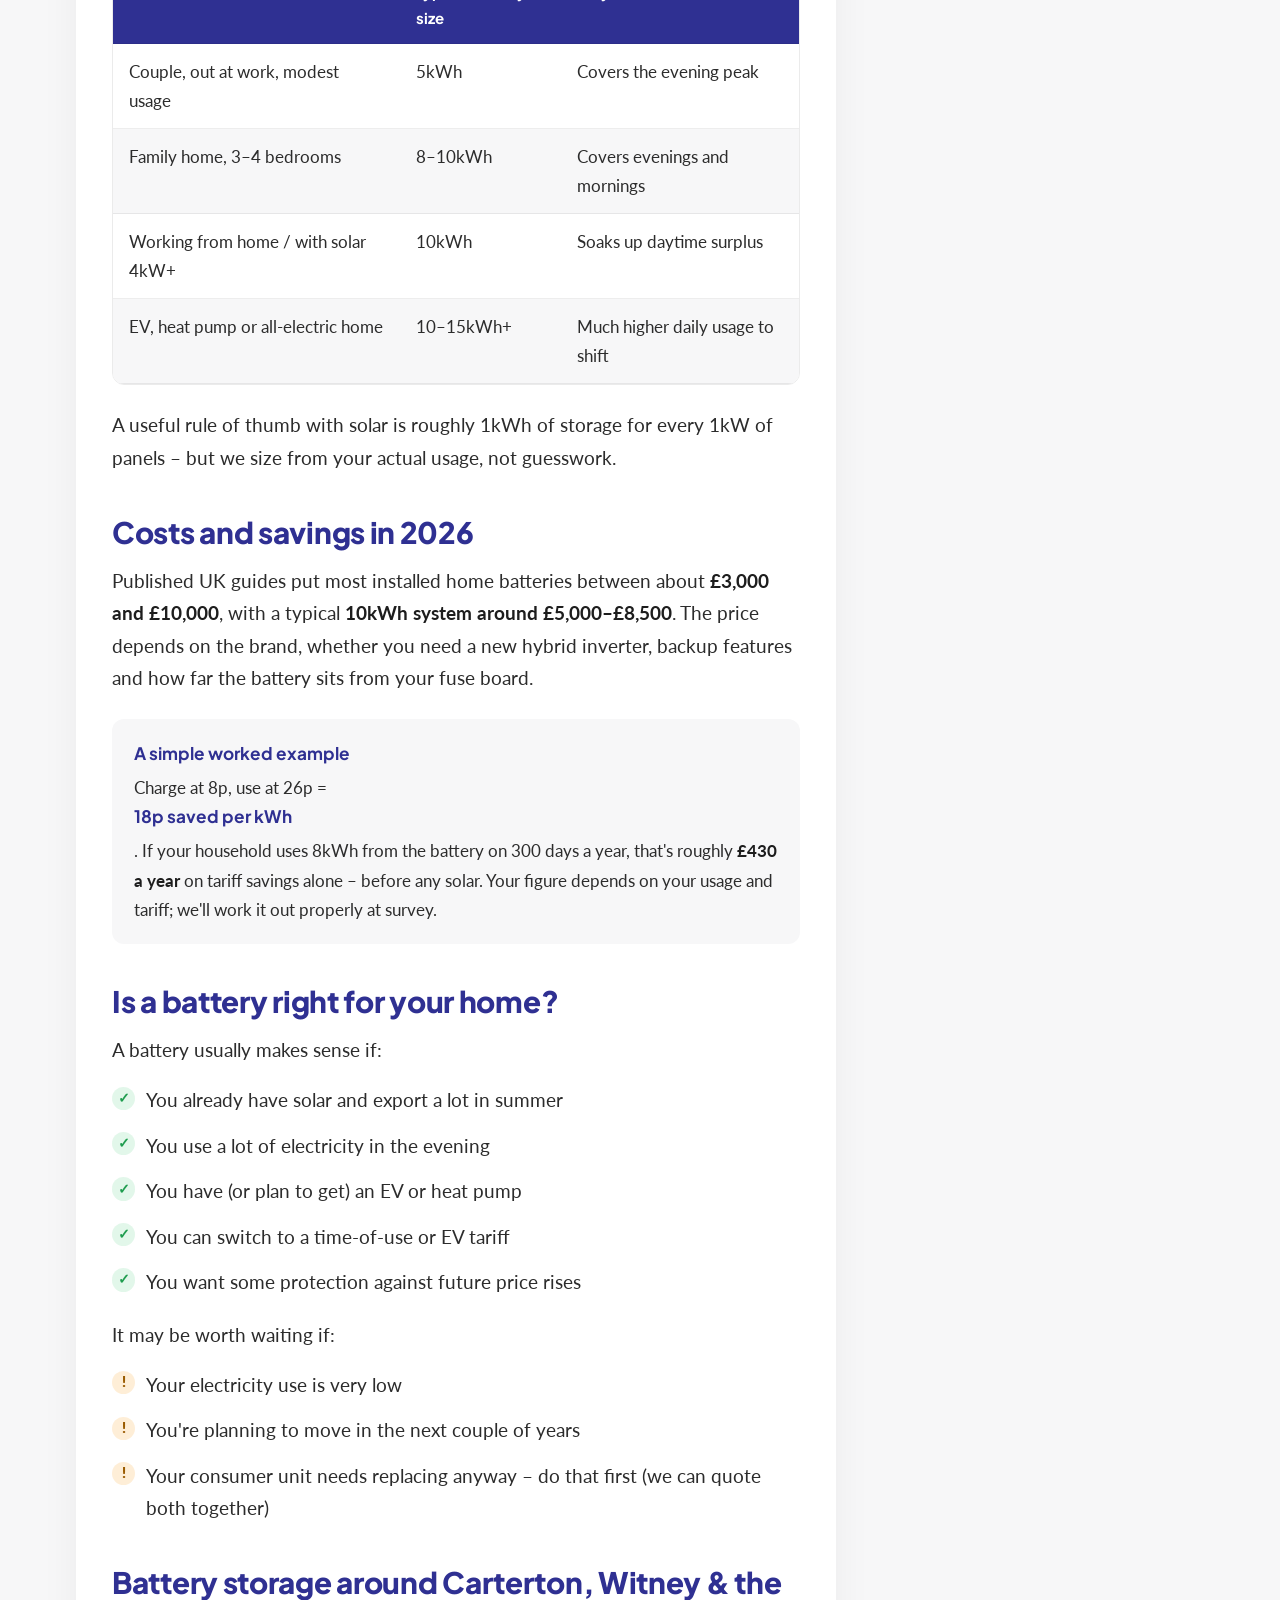
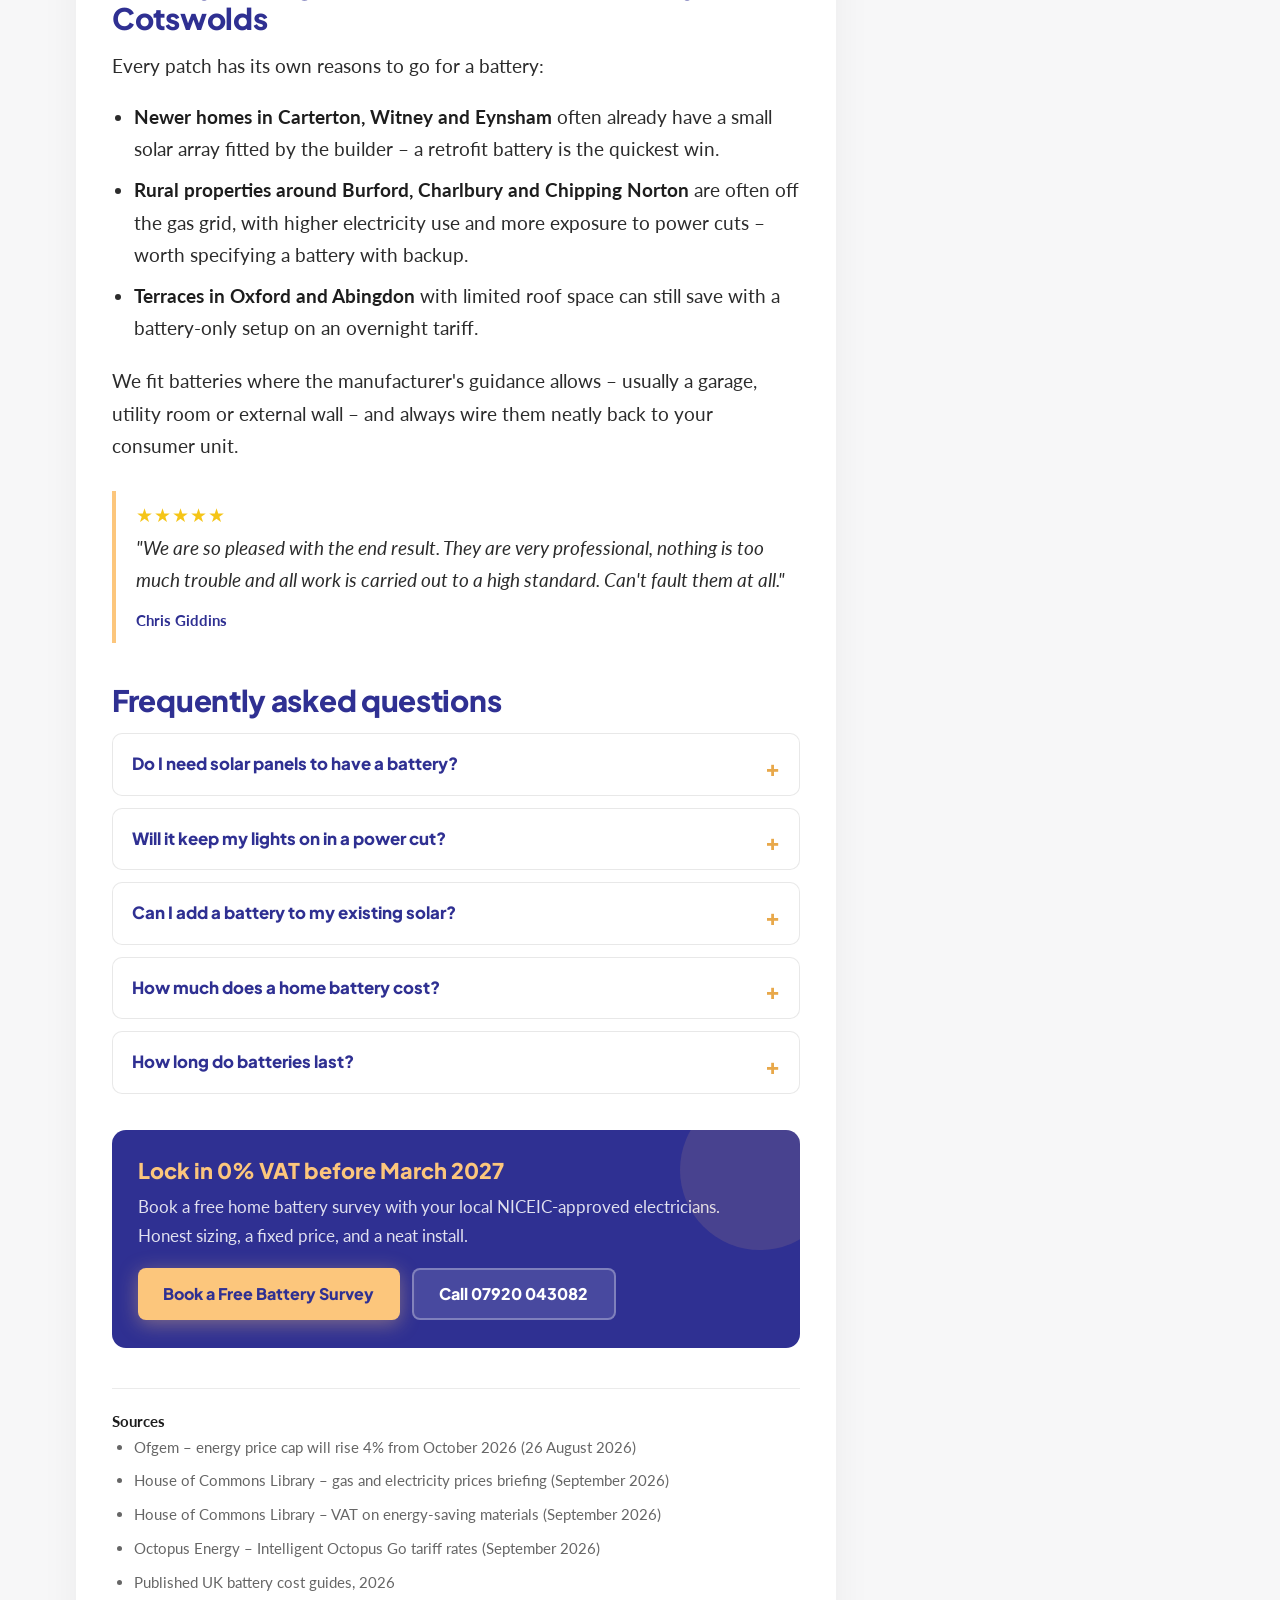
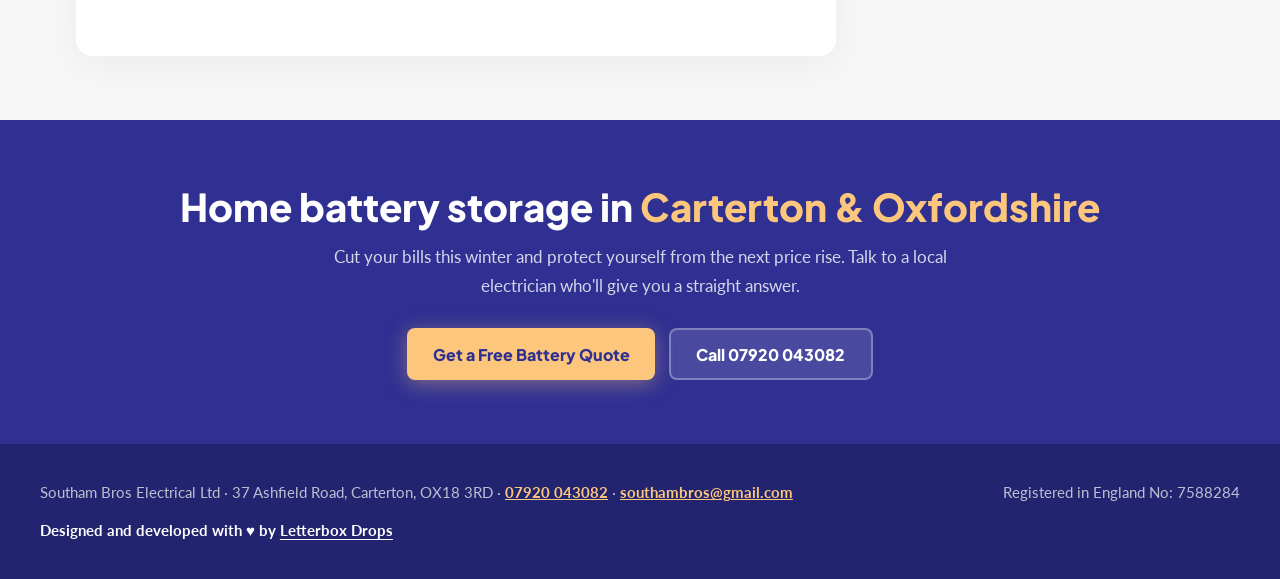
<file: guides/solar-battery-storage-oxfordshire.html>
<!DOCTYPE html>
<html lang="en-GB">
<head>
  <meta charset="UTF-8">
  <meta name="viewport" content="width=device-width, initial-scale=1.0, viewport-fit=cover">
  <title>Why Solar Battery Storage Matters Now | Oxfordshire Guide 2026</title>
  <meta name="description" content="Rising prices, 0% VAT ending March 2027 and cheap overnight tariffs: why a home battery makes sense now in Carterton, Witney & Oxfordshire. Free quote – 07920 043082.">
  <link rel="canonical" href="https://southamelectrical.co.uk/guides/solar-battery-storage-oxfordshire.html">

  <meta property="og:title" content="Why Solar Battery Storage Matters Now – Oxfordshire Homeowner's Guide">
  <meta property="og:description" content="How a home battery cuts bills this winter, what size you need, what it costs, and why the 0% VAT deadline matters. From your local Carterton electricians.">
  <meta property="og:url" content="https://southamelectrical.co.uk/guides/solar-battery-storage-oxfordshire.html">
  <meta property="og:image" content="https://southamelectrical.co.uk/photo-4.jpg">
  <meta property="og:type" content="article">
  <meta property="og:locale" content="en_GB">

  <script type="application/ld+json">
  {
    "@context": "https://schema.org",
    "@graph": [
      {
        "@type": "BlogPosting",
        "headline": "Why Solar Battery Storage Matters Now: A 2026 Guide for Oxfordshire Homes",
        "description": "Why home battery storage makes sense for Carterton, Witney and Oxfordshire homeowners in 2026: energy prices, cheap overnight tariffs, 0% VAT until March 2027, sizing and costs.",
        "datePublished": "2026-09-28",
        "dateModified": "2026-09-28",
        "author": { "@type": "Organization", "name": "Southam Bros Electrical" },
        "publisher": { "@id": "https://southamelectrical.co.uk/#business" },
        "mainEntityOfPage": "https://southamelectrical.co.uk/guides/solar-battery-storage-oxfordshire.html",
        "image": "https://southamelectrical.co.uk/photo-4.jpg",
        "about": ["Home battery storage", "Solar PV", "Oxfordshire"],
        "spatialCoverage": ["Carterton", "Witney", "Burford", "Chipping Norton", "Charlbury", "Woodstock", "Eynsham", "Faringdon", "Abingdon", "Oxford"]
      },
      {
        "@type": "ElectricalContractor",
        "@id": "https://southamelectrical.co.uk/#business",
        "name": "Southam Bros Electrical",
        "telephone": "07920043082",
        "email": "southambros@gmail.com",
        "url": "https://southamelectrical.co.uk",
        "logo": "https://southamelectrical.co.uk/logo.png",
        "address": {
          "@type": "PostalAddress",
          "streetAddress": "37 Ashfield Road",
          "addressLocality": "Carterton",
          "addressRegion": "Oxfordshire",
          "postalCode": "OX18 3RD",
          "addressCountry": "GB"
        },
        "areaServed": ["Carterton", "Witney", "Burford", "Chipping Norton", "Charlbury", "Woodstock", "Eynsham", "Faringdon", "Abingdon", "Oxford", "Oxfordshire"]
      },
      {
        "@type": "BreadcrumbList",
        "itemListElement": [
          { "@type": "ListItem", "position": 1, "name": "Home", "item": "https://southamelectrical.co.uk/" },
          { "@type": "ListItem", "position": 2, "name": "Guides", "item": "https://southamelectrical.co.uk/guides/" },
          { "@type": "ListItem", "position": 3, "name": "Why solar battery storage matters now" }
        ]
      },
      {
        "@type": "FAQPage",
        "mainEntity": [
          {
            "@type": "Question",
            "name": "Do I need solar panels to have a home battery?",
            "acceptedAnswer": { "@type": "Answer", "text": "No. A battery can charge from the grid on a cheap overnight tariff and power your home at peak times. Standalone batteries have been zero-rated for VAT since February 2024." }
          },
          {
            "@type": "Question",
            "name": "Will a home battery keep my lights on in a power cut?",
            "acceptedAnswer": { "@type": "Answer", "text": "Only if it's set up for backup. Some systems power a few essential circuits, some power the whole home, and some switch off during a cut for safety. If backup matters to you – common in rural parts of West Oxfordshire – tell us at survey and we'll specify it." }
          },
          {
            "@type": "Question",
            "name": "Can I add a battery to my existing solar panels?",
            "acceptedAnswer": { "@type": "Answer", "text": "Yes. An AC-coupled battery works alongside most existing solar systems without replacing your inverter. A hybrid inverter can be a better choice if your current inverter is near the end of its life." }
          },
          {
            "@type": "Question",
            "name": "How much does a home battery cost in 2026?",
            "acceptedAnswer": { "@type": "Answer", "text": "Published UK guides put most installed home batteries between about £3,000 and £10,000 in 2026, with a 10kWh system typically around £5,000–£8,500 depending on brand and wiring. VAT is currently 0%." }
          },
          {
            "@type": "Question",
            "name": "How long do home batteries last?",
            "acceptedAnswer": { "@type": "Answer", "text": "Most modern home batteries use lithium iron phosphate (LFP) cells and come with 10–15 year warranties." }
          }
        ]
      }
    ]
  }
  </script>

  <link rel="preconnect" href="https://fonts.googleapis.com">
  <link rel="preconnect" href="https://fonts.gstatic.com" crossorigin>
  <link href="https://fonts.googleapis.com/css2?family=Plus+Jakarta+Sans:wght@700;800&family=Lato:wght@400;700&display=swap" rel="stylesheet">
  <link rel="stylesheet" href="guides.css">
</head>
<body>

  <header id="site-header">
    <div class="header-inner">
      <a href="../" aria-label="Southam Bros Electrical home"><img src="../logo.png" alt="Southam Bros Electrical" width="200" height="64" style="object-fit:contain;"></a>
      <a href="tel:07920043082" class="header-phone" aria-label="Call Southam Bros Electrical on 07920 043082">
        <svg xmlns="http://www.w3.org/2000/svg" width="20" height="20" viewBox="0 0 24 24" fill="none" stroke="currentColor" stroke-width="2.5" stroke-linecap="round" stroke-linejoin="round" aria-hidden="true"><path d="M22 16.92v3a2 2 0 0 1-2.18 2 19.79 19.79 0 0 1-8.63-3.07A19.5 19.5 0 0 1 4.69 12a19.79 19.79 0 0 1-3.07-8.67A2 2 0 0 1 3.61 2h3a2 2 0 0 1 2 1.72c.127.96.361 1.903.7 2.81a2 2 0 0 1-.45 2.11L8.09 9.91a16 16 0 0 0 6 6l1.27-1.27a2 2 0 0 1 2.11-.45c.907.339 1.85.573 2.81.7A2 2 0 0 1 22 16.92z"/></svg>
        <span class="phone-text">07920 043082</span>
      </a>
    </div>
  </header>

  <section class="article-hero">
    <div class="article-hero-inner">
      <nav class="breadcrumbs" aria-label="Breadcrumb">
        <a href="../">Home</a><span aria-hidden="true">›</span><a href="./">Guides</a><span aria-hidden="true">›</span>Battery storage
      </nav>
      <span class="eyebrow">Battery storage guide · Oxfordshire</span>
      <h1>Why <em>Solar Battery Storage</em> Matters Now – for Carterton &amp; Oxfordshire Homes</h1>
      <p class="lede">Electricity prices are climbing into winter, cheap overnight tariffs have never been cheaper by comparison, and 0% VAT runs out in March 2027. Here's what a battery can actually do for your bills.</p>
      <div class="meta">
        <span>By Mark &amp; Tom, Southam Bros Electrical</span>
        <span>Updated 28 September 2026</span>
        <span>7 min read</span>
      </div>
      <div class="hero-ctas">
        <a href="../#quote-form" class="btn btn-primary">Get a Free Battery Quote</a>
        <a href="tel:07920043082" class="btn btn-secondary">Call 07920 043082</a>
      </div>
    </div>
  </section>

  <div class="trust-strip">
    <ul>
      <li>NICEIC Approved</li>
      <li>17+ Years Experience</li>
      <li>Family-run in Carterton</li>
      <li>Fully Insured</li>
    </ul>
  </div>

  <div class="article-wrap">
    <article class="guide">

      <div class="quick-answer">
        <h2>The short answer</h2>
        <p>A home battery lets you <strong>buy electricity cheap and use it when it's expensive</strong>. Overnight EV and smart tariffs charge around <strong>8p per kWh</strong>, while standard electricity under the October 2026 price cap is around <strong>26p per kWh</strong>. A battery captures that gap every day – and stores your spare solar instead of selling it back for less. With prices forecast to rise again and <strong>0% VAT ending on 31 March 2027</strong>, now is the window to act.</p>
      </div>

      <nav class="toc" aria-label="Contents">
        <h2>In this guide</h2>
        <ol>
          <li><a href="#why-now">5 reasons battery storage matters now</a></li>
          <li><a href="#how">How a home battery saves you money</a></li>
          <li><a href="#size">What size battery do you need?</a></li>
          <li><a href="#cost">Costs and savings in 2026</a></li>
          <li><a href="#right-for-you">Is a battery right for your home?</a></li>
          <li><a href="#local">Battery storage around Carterton, Witney &amp; the Cotswolds</a></li>
          <li><a href="#faq">FAQs</a></li>
        </ol>
      </nav>

      <h2 id="why-now">5 reasons battery storage matters now</h2>

      <h3>1. Electricity prices are going up again</h3>
      <p>Ofgem raised the energy price cap by 4% from 1 October 2026, taking a typical dual-fuel bill to £1,723 a year. The House of Commons Library reports a further rise of around 9% is forecast for January–March 2027. A battery shifts more of your usage onto cheap rates, so each rise hurts less.</p>

      <h3>2. The cheap-rate gap has never been wider</h3>
      <p>Smart tariffs now offer overnight electricity at around 8p per kWh – roughly a third of the standard capped rate. Every kWh your battery charges overnight and uses at teatime saves about 18p. That adds up fast in a busy household.</p>

      <h3>3. Selling solar back pays far less than buying it</h3>
      <p>If you already have solar, flat export rates in 2026 sit around 12–15p per kWh. Buying the same electricity back in the evening costs around 26p. Storing your midday surplus and using it after dark is usually worth roughly double what exporting it earns.</p>

      <h3>4. 0% VAT ends on 31 March 2027</h3>
      <p>Batteries are zero-rated for VAT – whether fitted with solar or on their own (standalone batteries have qualified since February 2024). From 1 April 2027 the rate is due to rise to 5%, and the government has not said it will extend the relief.</p>

      <h3>5. Winter is when a battery works hardest</h3>
      <p>Solar output drops in winter, but a battery keeps earning by charging overnight on a cheap tariff. That makes it a year-round saving, not just a summer one.</p>

      <div class="cta-box">
        <h3>See what a battery would save your household</h3>
        <p>Send us your annual electricity usage (it's on your bill) and whether you have solar or an EV. We'll give you an honest estimate – even if the answer is "not worth it yet".</p>
        <div class="cta-actions">
          <a href="../#quote-form" class="btn btn-primary">Get My Savings Estimate</a>
          <a href="tel:07920043082" class="btn btn-secondary">Call 07920 043082</a>
        </div>
        <p class="small-print">0% VAT on home batteries until 31 March 2027.</p>
      </div>

      <h2 id="how">How a home battery saves you money</h2>
      <p>There are three common setups:</p>
      <ul>
        <li><strong>Solar + battery</strong> – panels charge the battery during the day; your home runs on stored power in the evening instead of buying from the grid.</li>
        <li><strong>Battery only</strong> – no panels needed. The battery charges overnight on a cheap tariff and powers your home through the expensive peak. Ideal if your roof isn't suitable for solar (see <a href="solar-roof-suitability-oxfordshire.html">our roof suitability guide</a>).</li>
        <li><strong>Battery + EV</strong> – the car charges overnight at the cheap rate, while the battery covers your home's daytime and evening use. See <a href="best-ev-charger-oxfordshire.html">picking the best EV charger</a>.</li>
      </ul>

      <h2 id="size">What size battery do you need?</h2>
      <p>Bigger isn't always better. The right size is the one you'll actually fill and empty most days.</p>
      <div class="table-wrap">
        <table>
          <thead>
            <tr><th>Household</th><th>Typical battery size</th><th>Why</th></tr>
          </thead>
          <tbody>
            <tr><td>Couple, out at work, modest usage</td><td>5kWh</td><td>Covers the evening peak</td></tr>
            <tr><td>Family home, 3–4 bedrooms</td><td>8–10kWh</td><td>Covers evenings and mornings</td></tr>
            <tr><td>Working from home / with solar 4kW+</td><td>10kWh</td><td>Soaks up daytime surplus</td></tr>
            <tr><td>EV, heat pump or all-electric home</td><td>10–15kWh+</td><td>Much higher daily usage to shift</td></tr>
          </tbody>
        </table>
      </div>
      <p>A useful rule of thumb with solar is roughly 1kWh of storage for every 1kW of panels – but we size from your actual usage, not guesswork.</p>

      <h2 id="cost">Costs and savings in 2026</h2>
      <p>Published UK guides put most installed home batteries between about <strong>£3,000 and £10,000</strong>, with a typical <strong>10kWh system around £5,000–£8,500</strong>. The price depends on the brand, whether you need a new hybrid inverter, backup features and how far the battery sits from your fuse board.</p>
      <div class="callout">
        <strong>A simple worked example</strong>
        <p>Charge at 8p, use at 26p = <strong>18p saved per kWh</strong>. If your household uses 8kWh from the battery on 300 days a year, that's roughly <strong>£430 a year</strong> on tariff savings alone – before any solar. Your figure depends on your usage and tariff; we'll work it out properly at survey.</p>
      </div>

      <h2 id="right-for-you">Is a battery right for your home?</h2>
      <p>A battery usually makes sense if:</p>
      <ul class="checklist">
        <li>You already have solar and export a lot in summer</li>
        <li>You use a lot of electricity in the evening</li>
        <li>You have (or plan to get) an EV or heat pump</li>
        <li>You can switch to a time-of-use or EV tariff</li>
        <li>You want some protection against future price rises</li>
      </ul>
      <p>It may be worth waiting if:</p>
      <ul class="checklist warn">
        <li>Your electricity use is very low</li>
        <li>You're planning to move in the next couple of years</li>
        <li>Your consumer unit needs replacing anyway – do that first (we can quote both together)</li>
      </ul>

      <h2 id="local">Battery storage around Carterton, Witney &amp; the Cotswolds</h2>
      <p>Every patch has its own reasons to go for a battery:</p>
      <ul>
        <li><strong>Newer homes in Carterton, Witney and Eynsham</strong> often already have a small solar array fitted by the builder – a retrofit battery is the quickest win.</li>
        <li><strong>Rural properties around Burford, Charlbury and Chipping Norton</strong> are often off the gas grid, with higher electricity use and more exposure to power cuts – worth specifying a battery with backup.</li>
        <li><strong>Terraces in Oxford and Abingdon</strong> with limited roof space can still save with a battery-only setup on an overnight tariff.</li>
      </ul>
      <p>We fit batteries where the manufacturer's guidance allows – usually a garage, utility room or external wall – and always wire them neatly back to your consumer unit.</p>

      <div class="review-quote">
        <div class="stars" aria-label="5 out of 5 stars">★★★★★</div>
        <p>"We are so pleased with the end result. They are very professional, nothing is too much trouble and all work is carried out to a high standard. Can't fault them at all."</p>
        <cite>Chris Giddins</cite>
      </div>

      <h2 id="faq">Frequently asked questions</h2>
      <div class="faq">
        <details>
          <summary>Do I need solar panels to have a battery?</summary>
          <div><p>No. A battery can charge overnight on a cheap tariff and power your home at peak times. Standalone batteries also get 0% VAT.</p></div>
        </details>
        <details>
          <summary>Will it keep my lights on in a power cut?</summary>
          <div><p>Only if it's set up for backup. Some systems power essential circuits, some the whole home, and some switch off for safety. If backup matters, tell us and we'll specify it.</p></div>
        </details>
        <details>
          <summary>Can I add a battery to my existing solar?</summary>
          <div><p>Yes. An AC-coupled battery works with most existing systems. If your inverter is ageing, a hybrid inverter can be the better option – we'll advise.</p></div>
        </details>
        <details>
          <summary>How much does a home battery cost?</summary>
          <div><p>Most are around £3,000–£10,000 installed in 2026, with a 10kWh system typically £5,000–£8,500. VAT is currently 0%.</p></div>
        </details>
        <details>
          <summary>How long do batteries last?</summary>
          <div><p>Most modern home batteries use LFP cells and carry 10–15 year warranties.</p></div>
        </details>
      </div>

      <div class="cta-box">
        <h3>Lock in 0% VAT before March 2027</h3>
        <p>Book a free home battery survey with your local NICEIC-approved electricians. Honest sizing, a fixed price, and a neat install.</p>
        <div class="cta-actions">
          <a href="../#quote-form" class="btn btn-primary">Book a Free Battery Survey</a>
          <a href="tel:07920043082" class="btn btn-secondary">Call 07920 043082</a>
        </div>
      </div>

      <div class="sources">
        <strong>Sources</strong>
        <ul>
          <li>Ofgem – energy price cap will rise 4% from October 2026 (26 August 2026)</li>
          <li>House of Commons Library – gas and electricity prices briefing (September 2026)</li>
          <li>House of Commons Library – VAT on energy-saving materials (September 2026)</li>
          <li>Octopus Energy – Intelligent Octopus Go tariff rates (September 2026)</li>
          <li>Published UK battery cost guides, 2026</li>
        </ul>
      </div>

    </article>

    <aside class="sidebar" aria-label="Get a quote">
      <div class="sidebar-sticky">
        <div class="side-card dark">
          <h3>Free battery survey</h3>
          <p>Local, family-run electricians in Carterton. Honest sizing and fixed quotes – 0% VAT until March 2027.</p>
          <a href="../#quote-form" class="btn btn-primary">Get a Free Quote</a>
          <a href="tel:07920043082" class="btn btn-secondary">Call 07920 043082</a>
        </div>
        <div class="side-card">
          <h3>More guides</h3>
          <ul>
            <li><a href="solar-roof-suitability-oxfordshire.html">Is your roof suitable for solar panels?</a></li>
            <li><a href="best-ev-charger-oxfordshire.html">Picking the best EV charger for your property</a></li>
          </ul>
        </div>
      </div>
    </aside>
  </div>

  <section class="final-cta">
    <h2>Home battery storage in <em>Carterton &amp; Oxfordshire</em></h2>
    <p>Cut your bills this winter and protect yourself from the next price rise. Talk to a local electrician who'll give you a straight answer.</p>
    <div class="hero-ctas">
      <a href="../#quote-form" class="btn btn-primary">Get a Free Battery Quote</a>
      <a href="tel:07920043082" class="btn btn-secondary">Call 07920 043082</a>
    </div>
  </section>

  <footer id="site-footer">
    <div class="footer-inner">
      <span>Southam Bros Electrical Ltd · 37 Ashfield Road, Carterton, OX18 3RD · <a href="tel:07920043082">07920 043082</a> · <a href="mailto:southambros@gmail.com">southambros@gmail.com</a></span>
      <span>Registered in England No: 7588284</span>
      <div class="footer-credit">Designed and developed with ♥ by <a href="https://letterboxdrops.uk/" target="_blank" rel="noopener">Letterbox Drops</a></div>
    </div>
  </footer>

  <div class="mobile-cta-bar">
    <a href="tel:07920043082" class="btn btn-outline">Call Now</a>
    <a href="../#quote-form" class="btn btn-primary">Free Quote</a>
  </div>

</body>
</html>
</file>
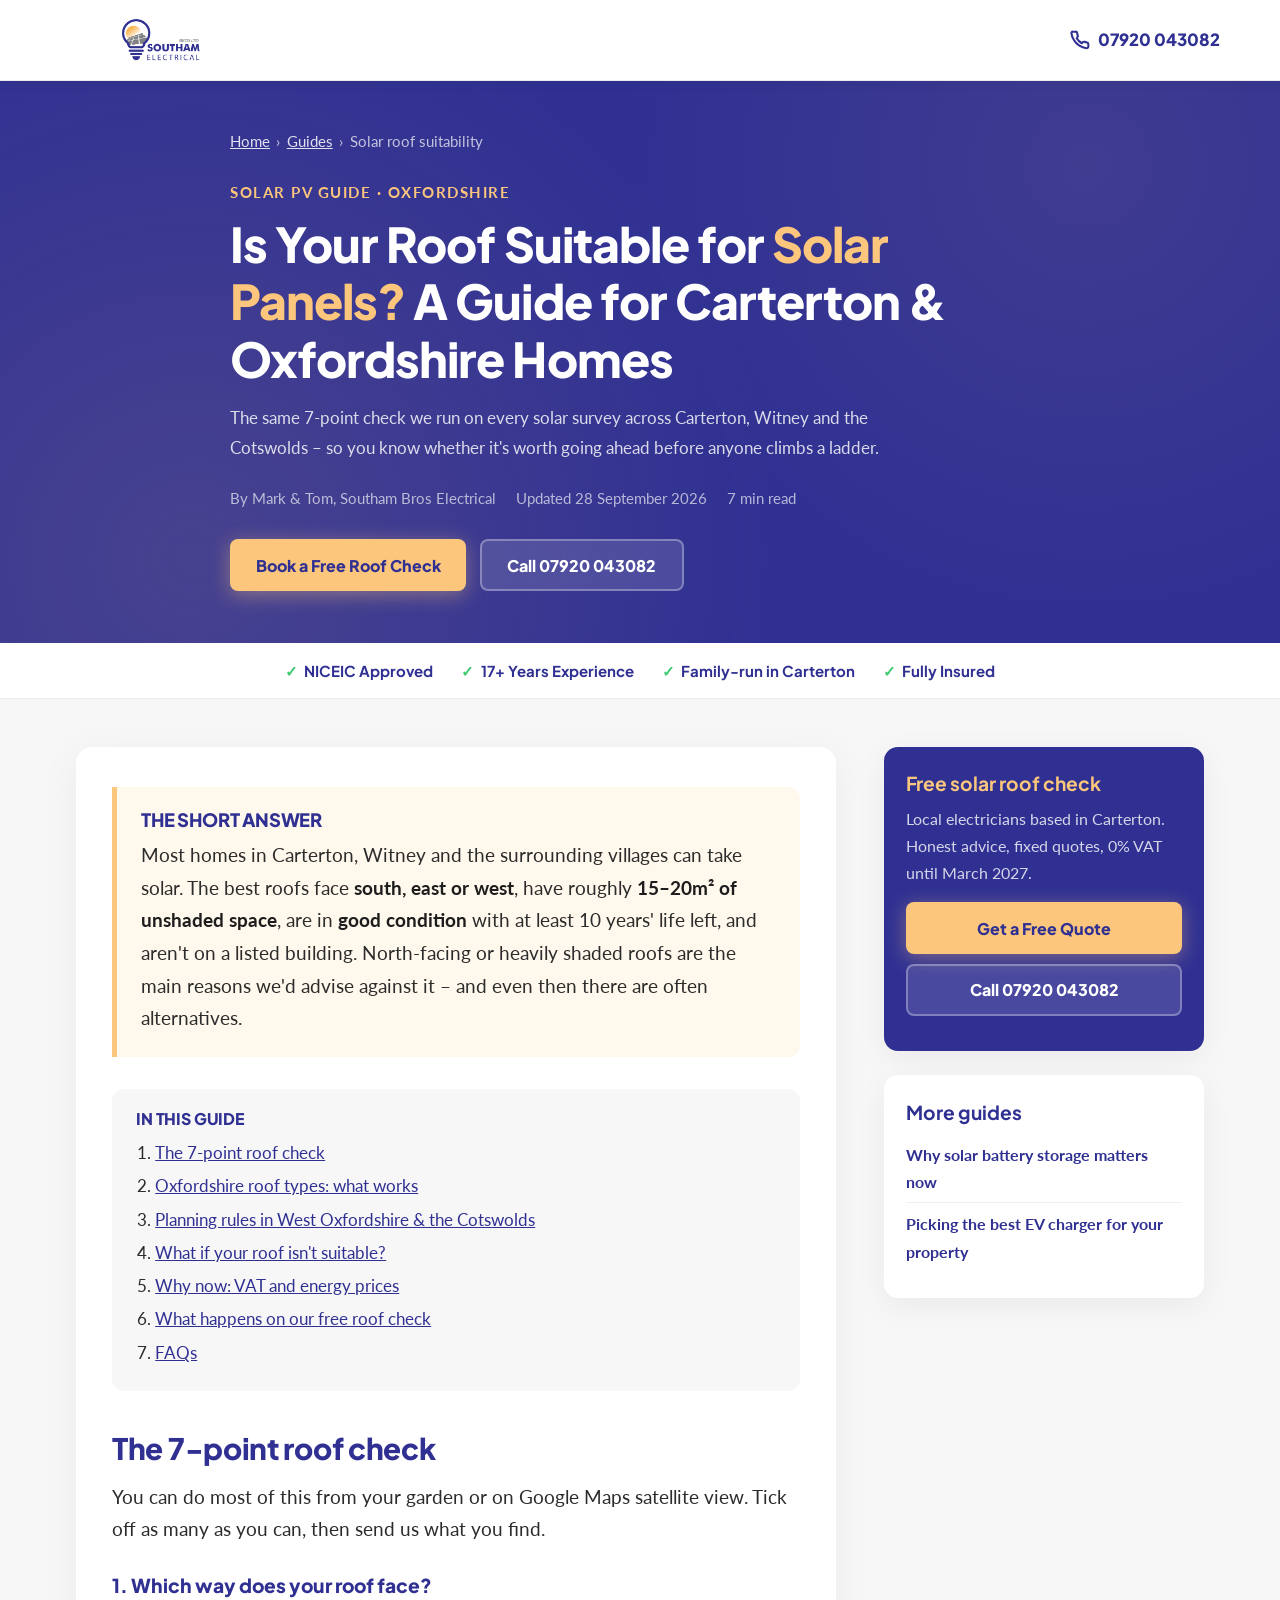
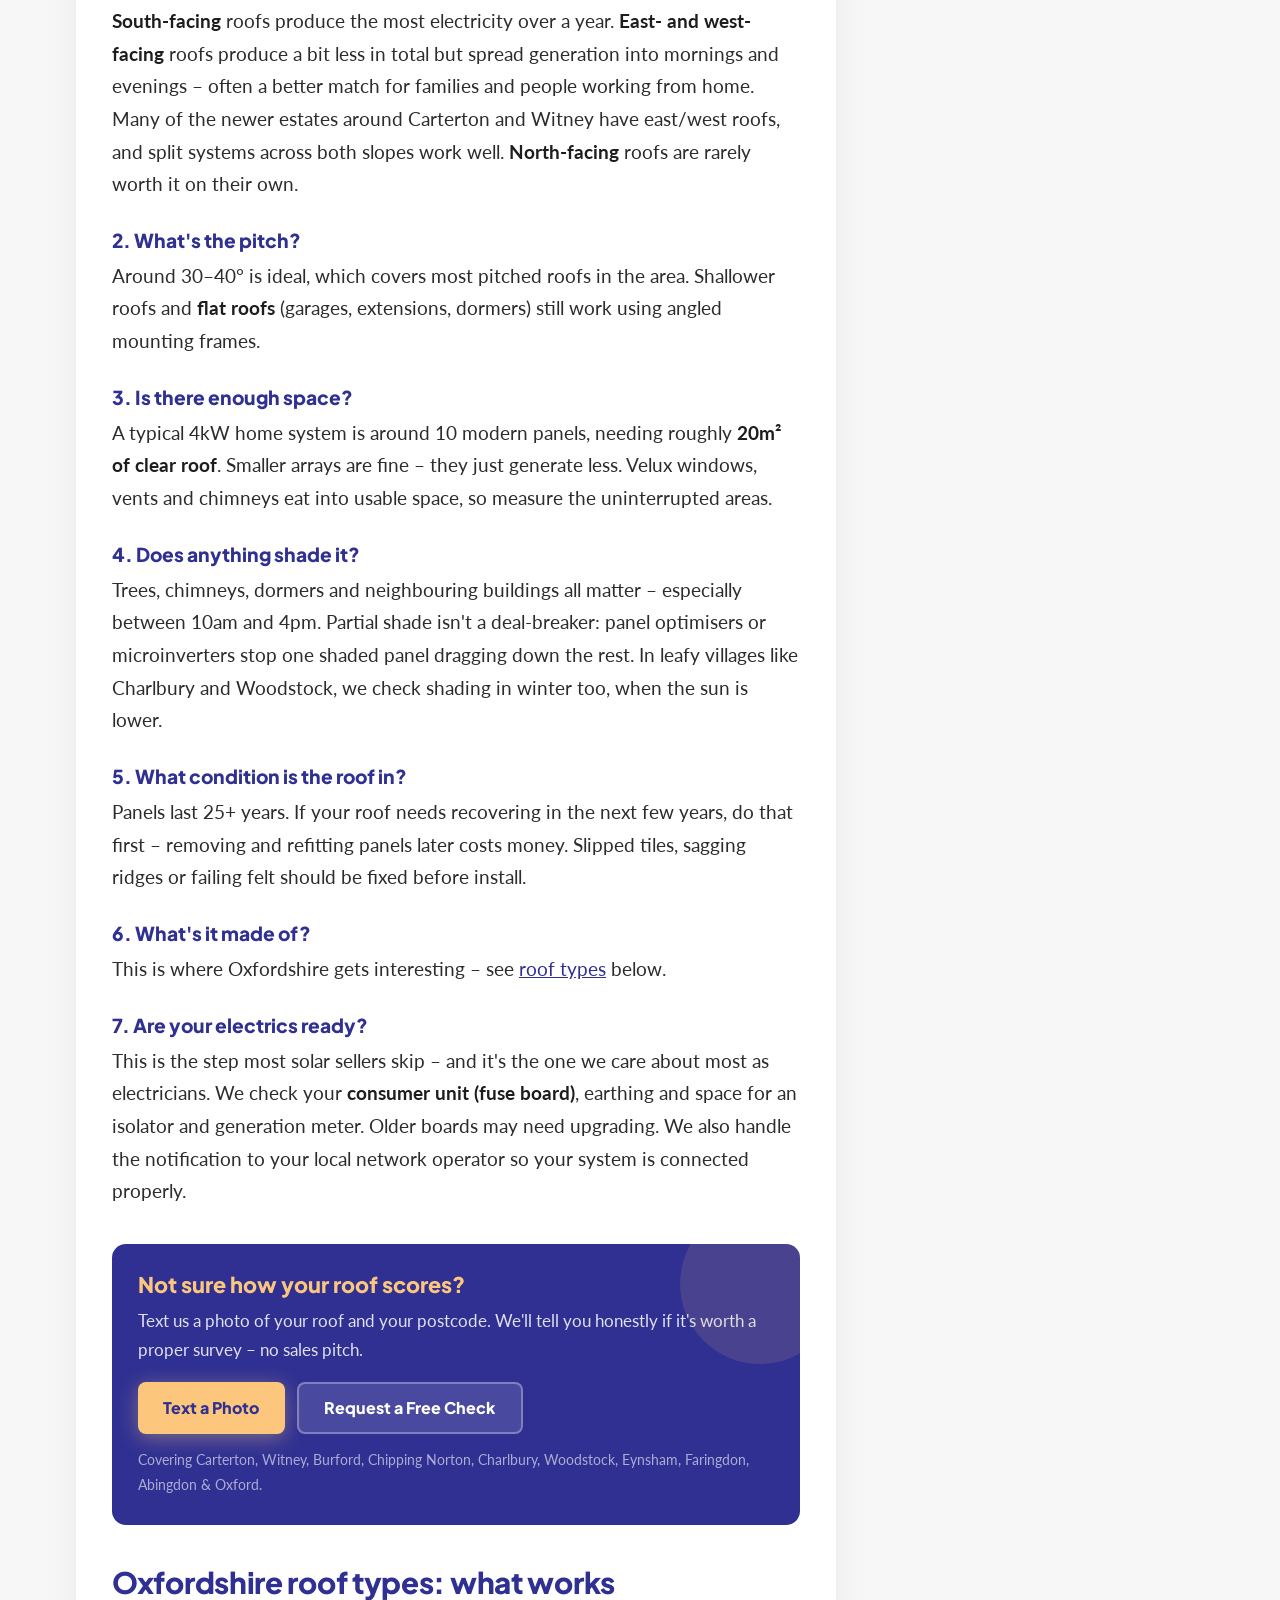
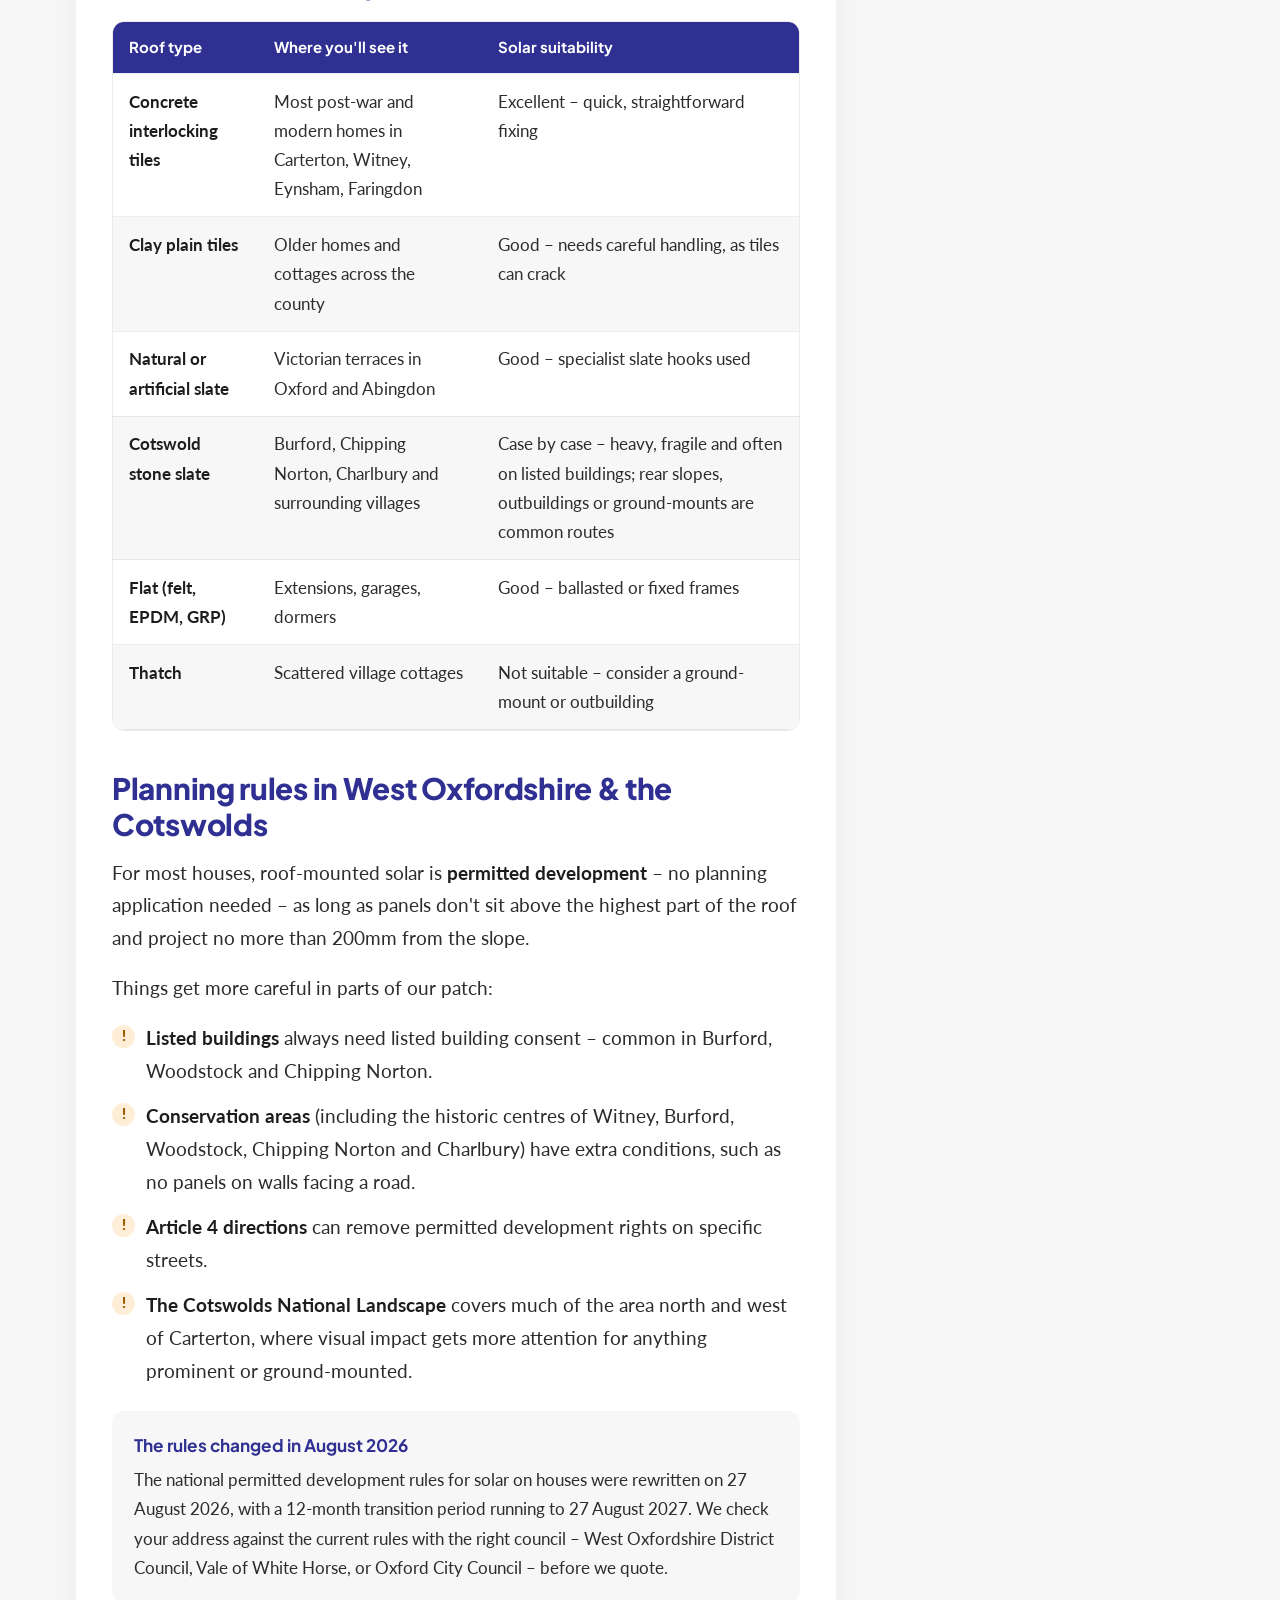
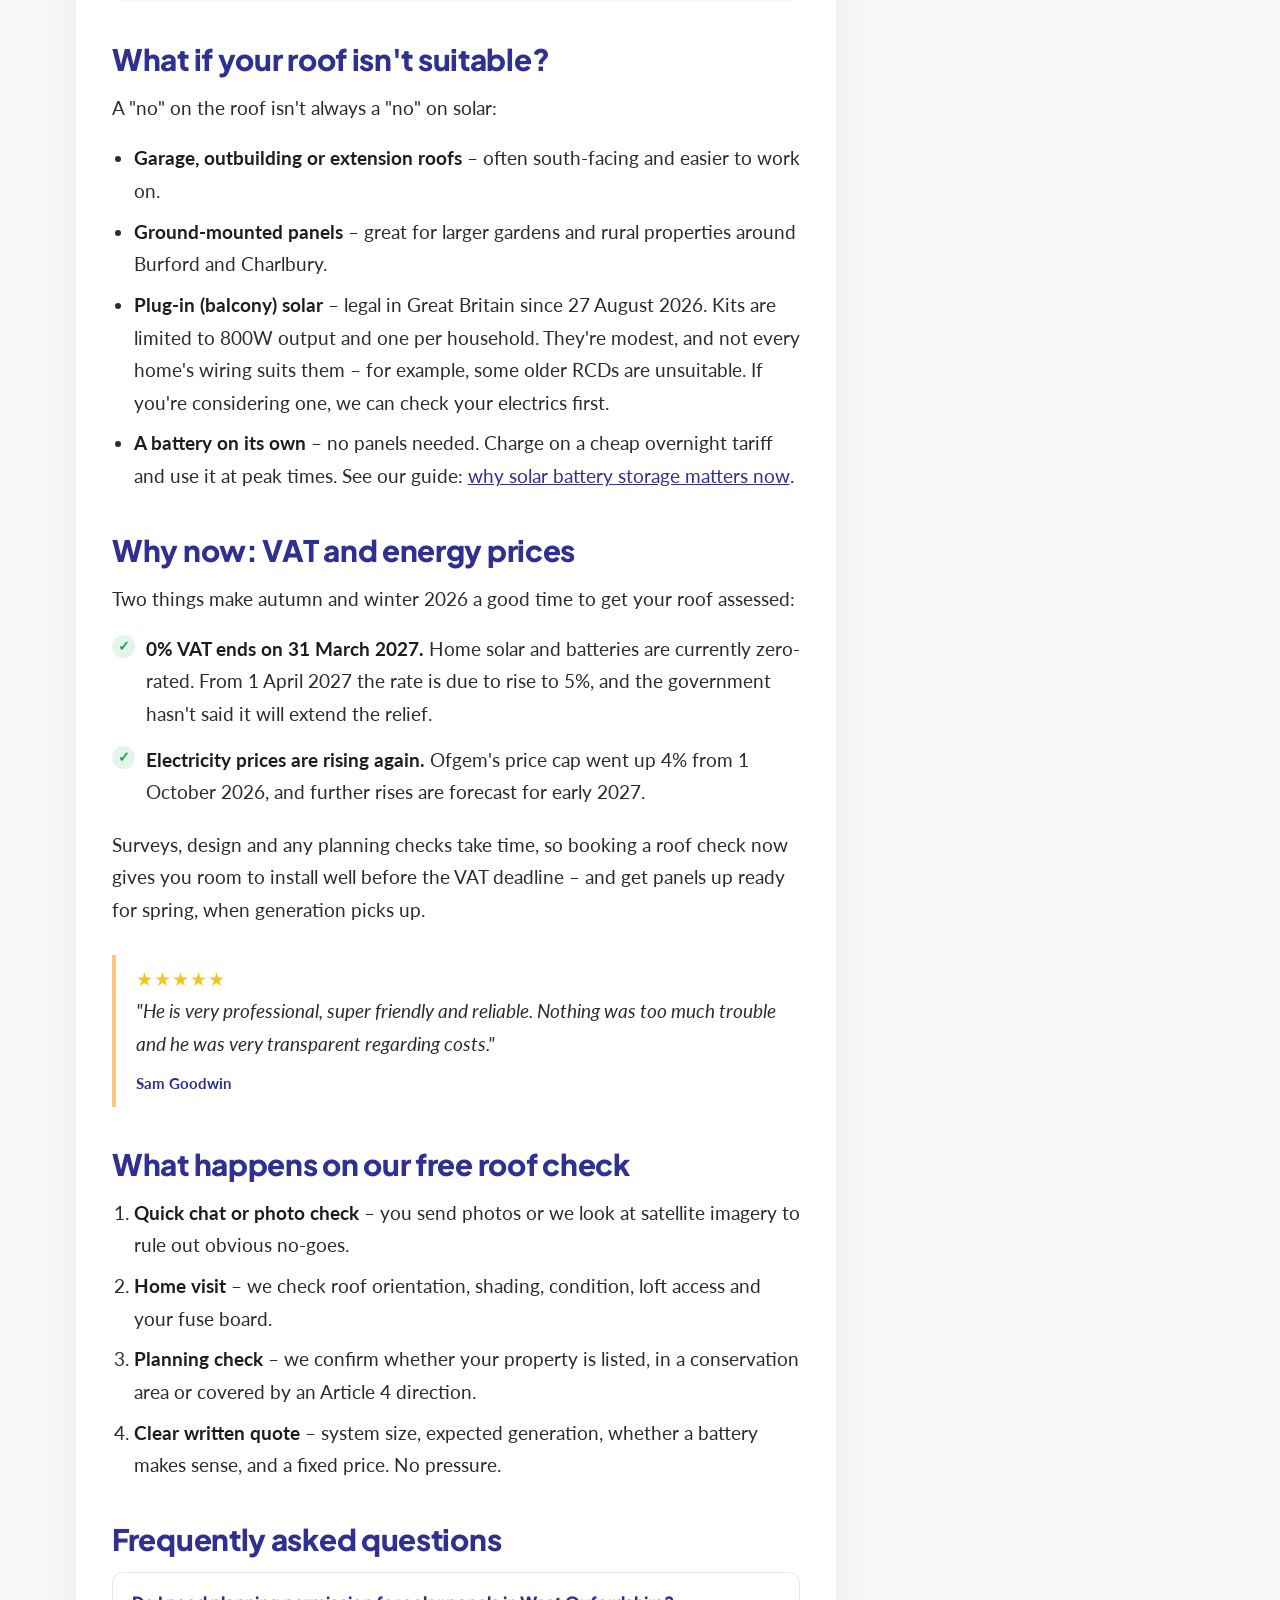
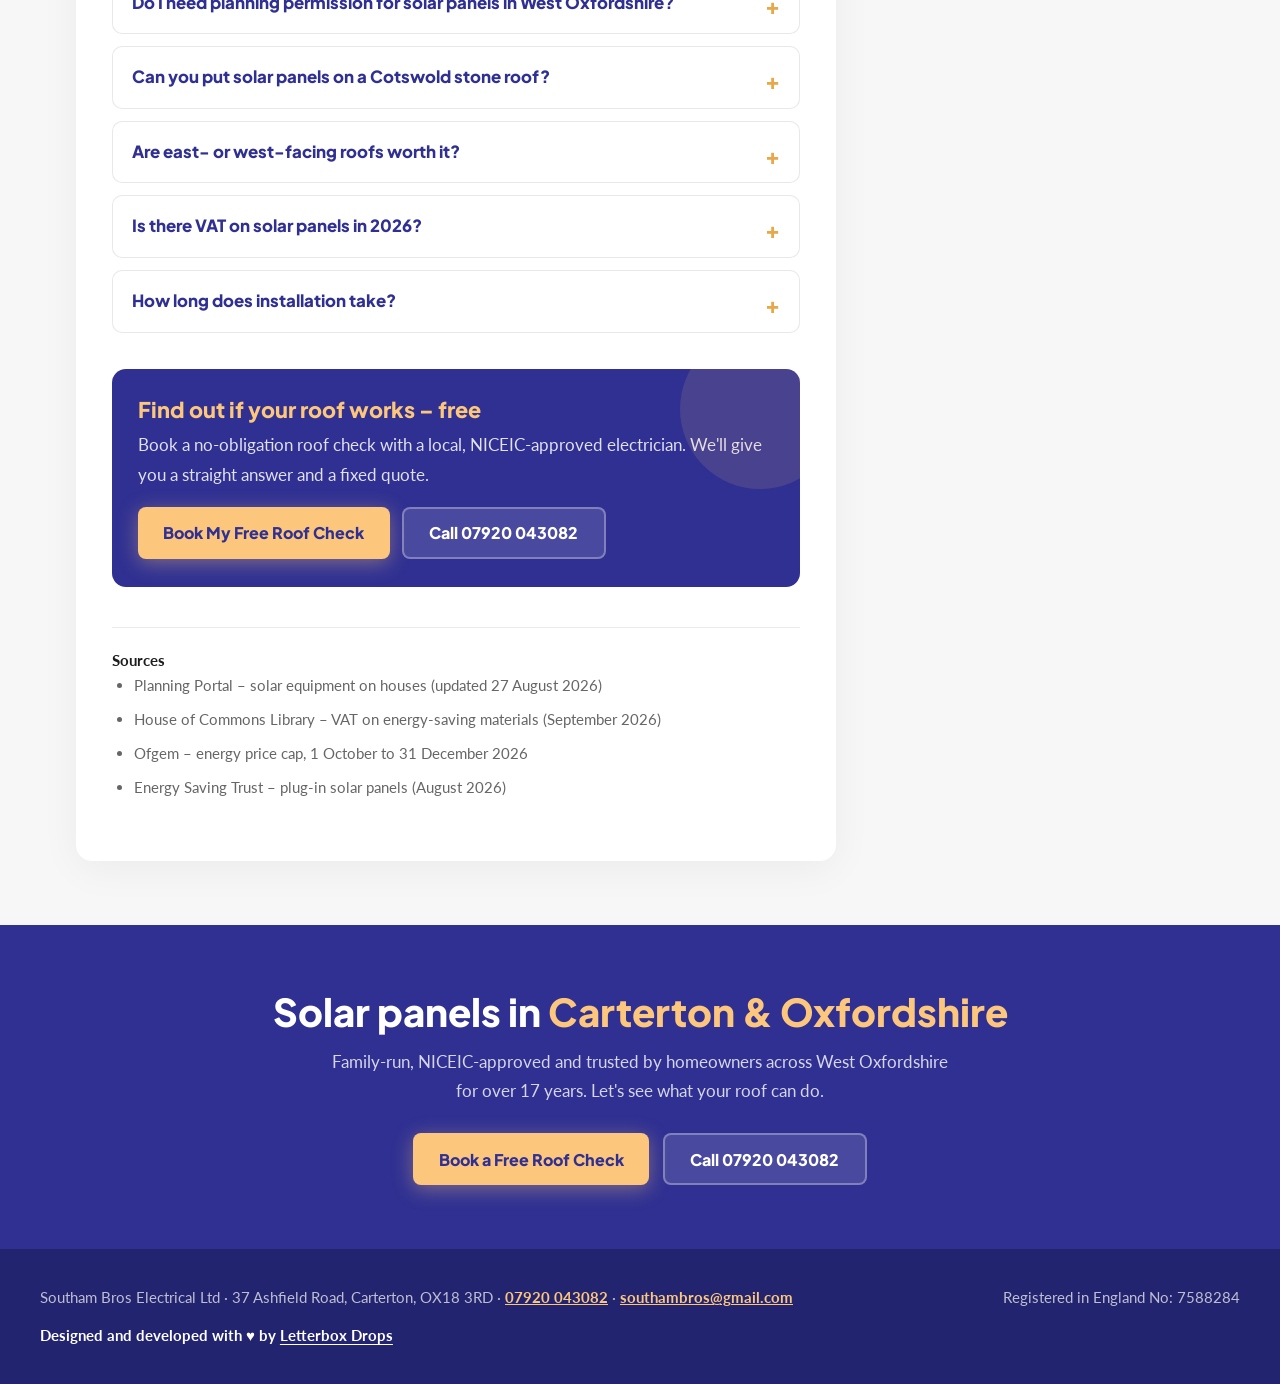
<file: guides/solar-roof-suitability-oxfordshire.html>
<!DOCTYPE html>
<html lang="en-GB">
<head>
  <meta charset="UTF-8">
  <meta name="viewport" content="width=device-width, initial-scale=1.0, viewport-fit=cover">
  <title>Is Your Roof Suitable for Solar Panels? Oxfordshire Guide | Southam Bros</title>
  <meta name="description" content="Find out if your Carterton, Witney or Cotswolds roof suits solar panels: direction, shading, roof type and planning rules explained. Free roof check – call 07920 043082.">
  <link rel="canonical" href="https://southamelectrical.co.uk/guides/solar-roof-suitability-oxfordshire.html">

  <meta property="og:title" content="Is Your Roof Suitable for Solar Panels? A Guide for Oxfordshire Homes">
  <meta property="og:description" content="The 7-point roof check we use on every solar survey in Carterton, Witney and West Oxfordshire – plus the planning rules that changed in August 2026.">
  <meta property="og:url" content="https://southamelectrical.co.uk/guides/solar-roof-suitability-oxfordshire.html">
  <meta property="og:image" content="https://southamelectrical.co.uk/photo-3.jpg">
  <meta property="og:type" content="article">
  <meta property="og:locale" content="en_GB">

  <script type="application/ld+json">
  {
    "@context": "https://schema.org",
    "@graph": [
      {
        "@type": "BlogPosting",
        "headline": "Is Your Property's Roof Suitable for Solar Panels? A Guide for Carterton & Oxfordshire Homes",
        "description": "The 7-point roof check for solar panels in Carterton, Witney and West Oxfordshire, including roof direction, shading, roof type, electrics and local planning rules.",
        "datePublished": "2026-09-28",
        "dateModified": "2026-09-28",
        "author": { "@type": "Organization", "name": "Southam Bros Electrical" },
        "publisher": { "@id": "https://southamelectrical.co.uk/#business" },
        "mainEntityOfPage": "https://southamelectrical.co.uk/guides/solar-roof-suitability-oxfordshire.html",
        "image": "https://southamelectrical.co.uk/photo-3.jpg",
        "about": ["Solar PV", "Solar panel installation", "Oxfordshire"],
        "spatialCoverage": ["Carterton", "Witney", "Burford", "Chipping Norton", "Charlbury", "Woodstock", "Eynsham", "Faringdon", "Abingdon", "Oxford"]
      },
      {
        "@type": "ElectricalContractor",
        "@id": "https://southamelectrical.co.uk/#business",
        "name": "Southam Bros Electrical",
        "telephone": "07920043082",
        "email": "southambros@gmail.com",
        "url": "https://southamelectrical.co.uk",
        "logo": "https://southamelectrical.co.uk/logo.png",
        "address": {
          "@type": "PostalAddress",
          "streetAddress": "37 Ashfield Road",
          "addressLocality": "Carterton",
          "addressRegion": "Oxfordshire",
          "postalCode": "OX18 3RD",
          "addressCountry": "GB"
        },
        "areaServed": ["Carterton", "Witney", "Burford", "Chipping Norton", "Charlbury", "Woodstock", "Eynsham", "Faringdon", "Abingdon", "Oxford", "Oxfordshire"]
      },
      {
        "@type": "BreadcrumbList",
        "itemListElement": [
          { "@type": "ListItem", "position": 1, "name": "Home", "item": "https://southamelectrical.co.uk/" },
          { "@type": "ListItem", "position": 2, "name": "Guides", "item": "https://southamelectrical.co.uk/guides/" },
          { "@type": "ListItem", "position": 3, "name": "Is your roof suitable for solar panels?" }
        ]
      },
      {
        "@type": "FAQPage",
        "mainEntity": [
          {
            "@type": "Question",
            "name": "Do I need planning permission for solar panels in West Oxfordshire?",
            "acceptedAnswer": { "@type": "Answer", "text": "Most homes don't. Roof-mounted solar on a house is usually permitted development, provided panels stay below the ridge and sit no more than 200mm proud of the roof. Listed buildings always need listed building consent, and some conservation areas have Article 4 directions that remove permitted development rights. The national rules were updated on 27 August 2026, so we check your address with West Oxfordshire District Council (or Vale of White Horse / Oxford City) before quoting." }
          },
          {
            "@type": "Question",
            "name": "Can you put solar panels on a Cotswold stone roof?",
            "acceptedAnswer": { "@type": "Answer", "text": "Sometimes. Natural Cotswold stone slates are heavy and easily cracked, so standard hook fixings are not always appropriate. Options include using a less visible slope, a rear extension or outbuilding roof, or a ground-mounted array. Many stone-roofed properties in Burford, Chipping Norton and Charlbury are also listed or in conservation areas, so planning needs checking first." }
          },
          {
            "@type": "Question",
            "name": "Are east- or west-facing roofs worth putting solar on?",
            "acceptedAnswer": { "@type": "Answer", "text": "Yes, usually. East- and west-facing roofs generate less than south-facing ones over a year, but they spread generation into the morning and evening when many households use more power. A split east/west system often suits families and people working from home." }
          },
          {
            "@type": "Question",
            "name": "Is there VAT on solar panels in 2026?",
            "acceptedAnswer": { "@type": "Answer", "text": "No. Solar panels and battery storage installed at homes are zero-rated for VAT until 31 March 2027. From 1 April 2027 the rate is due to return to 5%." }
          },
          {
            "@type": "Question",
            "name": "How long does a solar installation take?",
            "acceptedAnswer": { "@type": "Answer", "text": "Most domestic installs take one to two days once scaffolding is up. The survey, design and any planning checks happen beforehand." }
          }
        ]
      }
    ]
  }
  </script>

  <link rel="preconnect" href="https://fonts.googleapis.com">
  <link rel="preconnect" href="https://fonts.gstatic.com" crossorigin>
  <link href="https://fonts.googleapis.com/css2?family=Plus+Jakarta+Sans:wght@700;800&family=Lato:wght@400;700&display=swap" rel="stylesheet">
  <link rel="stylesheet" href="guides.css">
</head>
<body>

  <header id="site-header">
    <div class="header-inner">
      <a href="../" aria-label="Southam Bros Electrical home"><img src="../logo.png" alt="Southam Bros Electrical" width="200" height="64" style="object-fit:contain;"></a>
      <a href="tel:07920043082" class="header-phone" aria-label="Call Southam Bros Electrical on 07920 043082">
        <svg xmlns="http://www.w3.org/2000/svg" width="20" height="20" viewBox="0 0 24 24" fill="none" stroke="currentColor" stroke-width="2.5" stroke-linecap="round" stroke-linejoin="round" aria-hidden="true"><path d="M22 16.92v3a2 2 0 0 1-2.18 2 19.79 19.79 0 0 1-8.63-3.07A19.5 19.5 0 0 1 4.69 12a19.79 19.79 0 0 1-3.07-8.67A2 2 0 0 1 3.61 2h3a2 2 0 0 1 2 1.72c.127.96.361 1.903.7 2.81a2 2 0 0 1-.45 2.11L8.09 9.91a16 16 0 0 0 6 6l1.27-1.27a2 2 0 0 1 2.11-.45c.907.339 1.85.573 2.81.7A2 2 0 0 1 22 16.92z"/></svg>
        <span class="phone-text">07920 043082</span>
      </a>
    </div>
  </header>

  <section class="article-hero">
    <div class="article-hero-inner">
      <nav class="breadcrumbs" aria-label="Breadcrumb">
        <a href="../">Home</a><span aria-hidden="true">›</span><a href="./">Guides</a><span aria-hidden="true">›</span>Solar roof suitability
      </nav>
      <span class="eyebrow">Solar PV guide · Oxfordshire</span>
      <h1>Is Your Roof Suitable for <em>Solar Panels?</em> A Guide for Carterton &amp; Oxfordshire Homes</h1>
      <p class="lede">The same 7-point check we run on every solar survey across Carterton, Witney and the Cotswolds – so you know whether it's worth going ahead before anyone climbs a ladder.</p>
      <div class="meta">
        <span>By Mark &amp; Tom, Southam Bros Electrical</span>
        <span>Updated 28 September 2026</span>
        <span>7 min read</span>
      </div>
      <div class="hero-ctas">
        <a href="../#quote-form" class="btn btn-primary">Book a Free Roof Check</a>
        <a href="tel:07920043082" class="btn btn-secondary">Call 07920 043082</a>
      </div>
    </div>
  </section>

  <div class="trust-strip">
    <ul>
      <li>NICEIC Approved</li>
      <li>17+ Years Experience</li>
      <li>Family-run in Carterton</li>
      <li>Fully Insured</li>
    </ul>
  </div>

  <div class="article-wrap">
    <article class="guide">

      <div class="quick-answer">
        <h2>The short answer</h2>
        <p>Most homes in Carterton, Witney and the surrounding villages can take solar. The best roofs face <strong>south, east or west</strong>, have roughly <strong>15–20m² of unshaded space</strong>, are in <strong>good condition</strong> with at least 10 years' life left, and aren't on a listed building. North-facing or heavily shaded roofs are the main reasons we'd advise against it – and even then there are often alternatives.</p>
      </div>

      <nav class="toc" aria-label="Contents">
        <h2>In this guide</h2>
        <ol>
          <li><a href="#check">The 7-point roof check</a></li>
          <li><a href="#roof-types">Oxfordshire roof types: what works</a></li>
          <li><a href="#planning">Planning rules in West Oxfordshire &amp; the Cotswolds</a></li>
          <li><a href="#not-suitable">What if your roof isn't suitable?</a></li>
          <li><a href="#timing">Why now: VAT and energy prices</a></li>
          <li><a href="#survey">What happens on our free roof check</a></li>
          <li><a href="#faq">FAQs</a></li>
        </ol>
      </nav>

      <h2 id="check">The 7-point roof check</h2>
      <p>You can do most of this from your garden or on Google Maps satellite view. Tick off as many as you can, then send us what you find.</p>

      <h3>1. Which way does your roof face?</h3>
      <p><strong>South-facing</strong> roofs produce the most electricity over a year. <strong>East- and west-facing</strong> roofs produce a bit less in total but spread generation into mornings and evenings – often a better match for families and people working from home. Many of the newer estates around Carterton and Witney have east/west roofs, and split systems across both slopes work well. <strong>North-facing</strong> roofs are rarely worth it on their own.</p>

      <h3>2. What's the pitch?</h3>
      <p>Around 30–40° is ideal, which covers most pitched roofs in the area. Shallower roofs and <strong>flat roofs</strong> (garages, extensions, dormers) still work using angled mounting frames.</p>

      <h3>3. Is there enough space?</h3>
      <p>A typical 4kW home system is around 10 modern panels, needing roughly <strong>20m² of clear roof</strong>. Smaller arrays are fine – they just generate less. Velux windows, vents and chimneys eat into usable space, so measure the uninterrupted areas.</p>

      <h3>4. Does anything shade it?</h3>
      <p>Trees, chimneys, dormers and neighbouring buildings all matter – especially between 10am and 4pm. Partial shade isn't a deal-breaker: panel optimisers or microinverters stop one shaded panel dragging down the rest. In leafy villages like Charlbury and Woodstock, we check shading in winter too, when the sun is lower.</p>

      <h3>5. What condition is the roof in?</h3>
      <p>Panels last 25+ years. If your roof needs recovering in the next few years, do that first – removing and refitting panels later costs money. Slipped tiles, sagging ridges or failing felt should be fixed before install.</p>

      <h3>6. What's it made of?</h3>
      <p>This is where Oxfordshire gets interesting – see <a href="#roof-types">roof types</a> below.</p>

      <h3>7. Are your electrics ready?</h3>
      <p>This is the step most solar sellers skip – and it's the one we care about most as electricians. We check your <strong>consumer unit (fuse board)</strong>, earthing and space for an isolator and generation meter. Older boards may need upgrading. We also handle the notification to your local network operator so your system is connected properly.</p>

      <div class="cta-box">
        <h3>Not sure how your roof scores?</h3>
        <p>Text us a photo of your roof and your postcode. We'll tell you honestly if it's worth a proper survey – no sales pitch.</p>
        <div class="cta-actions">
          <a href="sms:07920043082?&body=Hi%2C%20solar%20roof%20check%20please.%20My%20postcode%20is%3A%20" class="btn btn-primary">Text a Photo</a>
          <a href="../#quote-form" class="btn btn-secondary">Request a Free Check</a>
        </div>
        <p class="small-print">Covering Carterton, Witney, Burford, Chipping Norton, Charlbury, Woodstock, Eynsham, Faringdon, Abingdon &amp; Oxford.</p>
      </div>

      <h2 id="roof-types">Oxfordshire roof types: what works</h2>
      <div class="table-wrap">
        <table>
          <thead>
            <tr><th>Roof type</th><th>Where you'll see it</th><th>Solar suitability</th></tr>
          </thead>
          <tbody>
            <tr><td><strong>Concrete interlocking tiles</strong></td><td>Most post-war and modern homes in Carterton, Witney, Eynsham, Faringdon</td><td>Excellent – quick, straightforward fixing</td></tr>
            <tr><td><strong>Clay plain tiles</strong></td><td>Older homes and cottages across the county</td><td>Good – needs careful handling, as tiles can crack</td></tr>
            <tr><td><strong>Natural or artificial slate</strong></td><td>Victorian terraces in Oxford and Abingdon</td><td>Good – specialist slate hooks used</td></tr>
            <tr><td><strong>Cotswold stone slate</strong></td><td>Burford, Chipping Norton, Charlbury and surrounding villages</td><td>Case by case – heavy, fragile and often on listed buildings; rear slopes, outbuildings or ground-mounts are common routes</td></tr>
            <tr><td><strong>Flat (felt, EPDM, GRP)</strong></td><td>Extensions, garages, dormers</td><td>Good – ballasted or fixed frames</td></tr>
            <tr><td><strong>Thatch</strong></td><td>Scattered village cottages</td><td>Not suitable – consider a ground-mount or outbuilding</td></tr>
          </tbody>
        </table>
      </div>

      <h2 id="planning">Planning rules in West Oxfordshire &amp; the Cotswolds</h2>
      <p>For most houses, roof-mounted solar is <strong>permitted development</strong> – no planning application needed – as long as panels don't sit above the highest part of the roof and project no more than 200mm from the slope.</p>
      <p>Things get more careful in parts of our patch:</p>
      <ul class="checklist warn">
        <li><strong>Listed buildings</strong> always need listed building consent – common in Burford, Woodstock and Chipping Norton.</li>
        <li><strong>Conservation areas</strong> (including the historic centres of Witney, Burford, Woodstock, Chipping Norton and Charlbury) have extra conditions, such as no panels on walls facing a road.</li>
        <li><strong>Article 4 directions</strong> can remove permitted development rights on specific streets.</li>
        <li><strong>The Cotswolds National Landscape</strong> covers much of the area north and west of Carterton, where visual impact gets more attention for anything prominent or ground-mounted.</li>
      </ul>
      <div class="callout">
        <strong>The rules changed in August 2026</strong>
        <p>The national permitted development rules for solar on houses were rewritten on 27 August 2026, with a 12-month transition period running to 27 August 2027. We check your address against the current rules with the right council – West Oxfordshire District Council, Vale of White Horse, or Oxford City Council – before we quote.</p>
      </div>

      <h2 id="not-suitable">What if your roof isn't suitable?</h2>
      <p>A "no" on the roof isn't always a "no" on solar:</p>
      <ul>
        <li><strong>Garage, outbuilding or extension roofs</strong> – often south-facing and easier to work on.</li>
        <li><strong>Ground-mounted panels</strong> – great for larger gardens and rural properties around Burford and Charlbury.</li>
        <li><strong>Plug-in (balcony) solar</strong> – legal in Great Britain since 27 August 2026. Kits are limited to 800W output and one per household. They're modest, and not every home's wiring suits them – for example, some older RCDs are unsuitable. If you're considering one, we can check your electrics first.</li>
        <li><strong>A battery on its own</strong> – no panels needed. Charge on a cheap overnight tariff and use it at peak times. See our guide: <a href="solar-battery-storage-oxfordshire.html">why solar battery storage matters now</a>.</li>
      </ul>

      <h2 id="timing">Why now: VAT and energy prices</h2>
      <p>Two things make autumn and winter 2026 a good time to get your roof assessed:</p>
      <ul class="checklist">
        <li><strong>0% VAT ends on 31 March 2027.</strong> Home solar and batteries are currently zero-rated. From 1 April 2027 the rate is due to rise to 5%, and the government hasn't said it will extend the relief.</li>
        <li><strong>Electricity prices are rising again.</strong> Ofgem's price cap went up 4% from 1 October 2026, and further rises are forecast for early 2027.</li>
      </ul>
      <p>Surveys, design and any planning checks take time, so booking a roof check now gives you room to install well before the VAT deadline – and get panels up ready for spring, when generation picks up.</p>

      <div class="review-quote">
        <div class="stars" aria-label="5 out of 5 stars">★★★★★</div>
        <p>"He is very professional, super friendly and reliable. Nothing was too much trouble and he was very transparent regarding costs."</p>
        <cite>Sam Goodwin</cite>
      </div>

      <h2 id="survey">What happens on our free roof check</h2>
      <ol>
        <li><strong>Quick chat or photo check</strong> – you send photos or we look at satellite imagery to rule out obvious no-goes.</li>
        <li><strong>Home visit</strong> – we check roof orientation, shading, condition, loft access and your fuse board.</li>
        <li><strong>Planning check</strong> – we confirm whether your property is listed, in a conservation area or covered by an Article 4 direction.</li>
        <li><strong>Clear written quote</strong> – system size, expected generation, whether a battery makes sense, and a fixed price. No pressure.</li>
      </ol>

      <h2 id="faq">Frequently asked questions</h2>
      <div class="faq">
        <details>
          <summary>Do I need planning permission for solar panels in West Oxfordshire?</summary>
          <div><p>Most homes don't. Roof-mounted solar on a house is usually permitted development. Listed buildings always need consent, and some conservation areas have Article 4 directions. Because the rules changed on 27 August 2026, we check every address with the council before quoting.</p></div>
        </details>
        <details>
          <summary>Can you put solar panels on a Cotswold stone roof?</summary>
          <div><p>Sometimes. Stone slates are heavy and crack easily, so standard fixings aren't always right. We'll often look at a rear slope, an outbuilding or a ground-mount instead – and check planning first, as many stone-roofed homes are listed.</p></div>
        </details>
        <details>
          <summary>Are east- or west-facing roofs worth it?</summary>
          <div><p>Usually, yes. You'll generate a little less over the year than a south-facing roof, but more of it arrives in the morning and evening when most homes use power.</p></div>
        </details>
        <details>
          <summary>Is there VAT on solar panels in 2026?</summary>
          <div><p>No – home solar and batteries are zero-rated until 31 March 2027. From 1 April 2027 the rate is due to go back to 5%.</p></div>
        </details>
        <details>
          <summary>How long does installation take?</summary>
          <div><p>Most homes take one to two days once scaffolding is up.</p></div>
        </details>
      </div>

      <div class="cta-box">
        <h3>Find out if your roof works – free</h3>
        <p>Book a no-obligation roof check with a local, NICEIC-approved electrician. We'll give you a straight answer and a fixed quote.</p>
        <div class="cta-actions">
          <a href="../#quote-form" class="btn btn-primary">Book My Free Roof Check</a>
          <a href="tel:07920043082" class="btn btn-secondary">Call 07920 043082</a>
        </div>
      </div>

      <div class="sources">
        <strong>Sources</strong>
        <ul>
          <li>Planning Portal – solar equipment on houses (updated 27 August 2026)</li>
          <li>House of Commons Library – VAT on energy-saving materials (September 2026)</li>
          <li>Ofgem – energy price cap, 1 October to 31 December 2026</li>
          <li>Energy Saving Trust – plug-in solar panels (August 2026)</li>
        </ul>
      </div>

    </article>

    <aside class="sidebar" aria-label="Get a quote">
      <div class="sidebar-sticky">
        <div class="side-card dark">
          <h3>Free solar roof check</h3>
          <p>Local electricians based in Carterton. Honest advice, fixed quotes, 0% VAT until March 2027.</p>
          <a href="../#quote-form" class="btn btn-primary">Get a Free Quote</a>
          <a href="tel:07920043082" class="btn btn-secondary">Call 07920 043082</a>
        </div>
        <div class="side-card">
          <h3>More guides</h3>
          <ul>
            <li><a href="solar-battery-storage-oxfordshire.html">Why solar battery storage matters now</a></li>
            <li><a href="best-ev-charger-oxfordshire.html">Picking the best EV charger for your property</a></li>
          </ul>
        </div>
      </div>
    </aside>
  </div>

  <section class="final-cta">
    <h2>Solar panels in <em>Carterton &amp; Oxfordshire</em></h2>
    <p>Family-run, NICEIC-approved and trusted by homeowners across West Oxfordshire for over 17 years. Let's see what your roof can do.</p>
    <div class="hero-ctas">
      <a href="../#quote-form" class="btn btn-primary">Book a Free Roof Check</a>
      <a href="tel:07920043082" class="btn btn-secondary">Call 07920 043082</a>
    </div>
  </section>

  <footer id="site-footer">
    <div class="footer-inner">
      <span>Southam Bros Electrical Ltd · 37 Ashfield Road, Carterton, OX18 3RD · <a href="tel:07920043082">07920 043082</a> · <a href="mailto:southambros@gmail.com">southambros@gmail.com</a></span>
      <span>Registered in England No: 7588284</span>
      <div class="footer-credit">Designed and developed with ♥ by <a href="https://letterboxdrops.uk/" target="_blank" rel="noopener">Letterbox Drops</a></div>
    </div>
  </footer>

  <div class="mobile-cta-bar">
    <a href="tel:07920043082" class="btn btn-outline">Call Now</a>
    <a href="../#quote-form" class="btn btn-primary">Free Quote</a>
  </div>

</body>
</html>
</file>
<file: guides/guides.css>
/* =============================================
   Southam Bros Electrical — Guides / Blog styles
   Shares the design tokens used on the homepage
============================================= */
:root {
  --accent: #fcc67c;
  --accent-dark: #e8a84a;
  --dark: #2f3092;
  --dark-mid: #3d3ea8;
  --page-bg: #f7f7f8;
  --grey: #838487;
  --text: #2c2c2c;
  --body: 1.2rem;
  --small: 1.075rem;
  --label: 0.9375rem;
  --radius: 12px;
  --ease: cubic-bezier(0.22, 1, 0.36, 1);
}
*, *::before, *::after { box-sizing: border-box; margin: 0; padding: 0; }
html { scroll-behavior: smooth; }
body {
  font-family: 'Lato', sans-serif;
  font-size: var(--body);
  line-height: 1.7;
  color: var(--text);
  background: var(--page-bg);
  overflow-x: hidden;
  padding-bottom: 72px; /* room for mobile call bar */
}
@media (min-width: 900px) { body { padding-bottom: 0; } }
img { max-width: 100%; display: block; }
a { color: var(--dark); }
h1, h2, h3, h4 { font-family: 'Plus Jakarta Sans', sans-serif; line-height: 1.2; color: var(--dark); }
@media (prefers-reduced-motion: reduce) {
  *, *::before, *::after { animation-duration: .01ms !important; transition-duration: .01ms !important; }
  html { scroll-behavior: auto; }
}

/* Header (matches homepage) */
#site-header {
  position: sticky; top: 0; z-index: 1000;
  background: #fff;
  border-bottom: 1px solid rgba(0,0,0,.08);
  box-shadow: 0 2px 12px rgba(0,0,0,.06);
}
.header-inner {
  max-width: 1200px; margin: 0 auto; padding: 0 1.25rem;
  height: 80px; display: flex; align-items: center; justify-content: space-between; gap: 1rem;
}
.header-phone {
  display: flex; align-items: center; gap: .5rem;
  font-family: 'Plus Jakarta Sans', sans-serif; font-weight: 800; font-size: 1.05rem;
  color: var(--dark); text-decoration: none; min-height: 48px; white-space: nowrap;
}
@media (max-width: 360px) { .header-phone .phone-text { display: none; } }

/* Article hero */
.article-hero {
  background: var(--dark); color: #fff;
  padding: 3rem 1.25rem 3.25rem; position: relative; overflow: hidden;
}
.article-hero::before {
  content: ''; position: absolute; inset: 0; pointer-events: none;
  background:
    radial-gradient(circle at 15% 85%, rgba(252,198,124,.12) 0%, transparent 50%),
    radial-gradient(circle at 85% 15%, rgba(252,198,124,.08) 0%, transparent 40%);
}
.article-hero-inner { max-width: 820px; margin: 0 auto; position: relative; }
.breadcrumbs { font-size: var(--label); margin-bottom: 1.25rem; color: rgba(255,255,255,.7); }
.breadcrumbs a { color: rgba(255,255,255,.85); }
.breadcrumbs span[aria-hidden] { margin: 0 .4rem; }
.article-hero .eyebrow {
  display: inline-block; font-size: var(--label); font-weight: 700; letter-spacing: .1em;
  text-transform: uppercase; color: var(--accent); margin-bottom: .6rem;
}
.article-hero h1 {
  color: #fff; font-size: clamp(1.9rem, 4.6vw, 3rem); font-weight: 800;
  letter-spacing: -.02em; margin-bottom: 1rem;
}
.article-hero h1 em { font-style: normal; color: var(--accent); }
.article-hero .lede { color: rgba(255,255,255,.82); font-size: var(--small); max-width: 680px; margin-bottom: 1.5rem; }
.meta { font-size: var(--label); color: rgba(255,255,255,.65); display: flex; flex-wrap: wrap; gap: .25rem 1.25rem; }
.hero-ctas { display: flex; gap: .85rem; flex-wrap: wrap; margin-top: 1.75rem; }

/* Buttons */
.btn {
  display: inline-flex; align-items: center; justify-content: center; gap: .5rem;
  min-height: 52px; padding: 0 1.6rem; border-radius: 8px;
  font-family: 'Plus Jakarta Sans', sans-serif; font-weight: 800; font-size: 1rem;
  text-decoration: none; border: none; cursor: pointer; white-space: nowrap;
  transition: background .2s, transform .15s, box-shadow .2s;
}
.btn:hover { transform: translateY(-2px); }
.btn-primary { background: var(--accent); color: var(--dark); box-shadow: 0 4px 20px rgba(252,198,124,.4); }
.btn-primary:hover { background: var(--accent-dark); }
.btn-secondary { background: rgba(255,255,255,.12); color: #fff; border: 2px solid rgba(255,255,255,.3); }
.btn-secondary:hover { background: rgba(255,255,255,.22); }
.btn-outline { background: #fff; color: var(--dark); border: 2px solid var(--dark); }
@media (max-width: 420px) { .hero-ctas .btn, .cta-box .btn { width: 100%; } }

/* Trust strip */
.trust-strip { background: #fff; border-bottom: 1px solid rgba(0,0,0,.07); padding: .9rem 1.25rem; }
.trust-strip ul {
  list-style: none; max-width: 1000px; margin: 0 auto;
  display: flex; flex-wrap: wrap; justify-content: center; gap: .5rem 1.75rem;
  font-family: 'Plus Jakarta Sans', sans-serif; font-weight: 700; font-size: var(--label); color: var(--dark);
}
.trust-strip li::before { content: '✓'; color: #3DCA6F; margin-right: .4rem; font-weight: 800; }

/* Layout */
.article-wrap {
  max-width: 1200px; margin: 0 auto; padding: 3rem 1.25rem 4rem;
  display: grid; grid-template-columns: minmax(0, 1fr); gap: 3rem;
}
@media (min-width: 1000px) { .article-wrap { grid-template-columns: minmax(0, 760px) 320px; justify-content: center; } }

article.guide { background: #fff; border-radius: 16px; padding: 2.5rem 2.25rem; box-shadow: 0 8px 40px rgba(0,0,0,.05); }
@media (max-width: 600px) { article.guide { padding: 1.75rem 1.25rem; border-radius: 12px; } }
article.guide h2 { font-size: clamp(1.45rem, 3vw, 1.85rem); font-weight: 800; margin: 2.5rem 0 .9rem; letter-spacing: -.01em; scroll-margin-top: 100px; }
article.guide h3 { font-size: 1.2rem; font-weight: 800; margin: 1.75rem 0 .5rem; }
article.guide p { margin-bottom: 1.1rem; }
article.guide ul, article.guide ol { margin: 0 0 1.25rem 1.35rem; }
article.guide li { margin-bottom: .5rem; }
article.guide strong { color: #1d1d1d; }

/* Quick answer (featured-snippet target) */
.quick-answer {
  background: #fff8ec; border-left: 5px solid var(--accent);
  border-radius: 0 var(--radius) var(--radius) 0; padding: 1.4rem 1.5rem; margin-bottom: 2rem;
}
.quick-answer h2 { margin: 0 0 .5rem !important; font-size: 1.15rem !important; text-transform: uppercase; letter-spacing: .06em; }
.quick-answer p:last-child { margin-bottom: 0; }

/* Table of contents */
.toc { background: var(--page-bg); border-radius: var(--radius); padding: 1.25rem 1.5rem; margin-bottom: 1rem; }
.toc h2 { margin: 0 0 .6rem !important; font-size: 1rem !important; text-transform: uppercase; letter-spacing: .08em; }
.toc ol { margin: 0 0 0 1.2rem !important; font-size: var(--small); }
.toc li { margin-bottom: .25rem !important; }

/* Checklist */
.checklist { list-style: none; margin-left: 0 !important; }
.checklist li { position: relative; padding-left: 2.1rem; margin-bottom: .8rem !important; }
.checklist li::before {
  content: '✓'; position: absolute; left: 0; top: .15rem;
  width: 1.45rem; height: 1.45rem; border-radius: 50%;
  background: rgba(61,202,111,.15); color: #1f9d4f; font-weight: 800; font-size: .85rem;
  display: flex; align-items: center; justify-content: center;
}
.checklist.warn li::before { content: '!'; background: rgba(252,198,124,.3); color: #9a5b00; }

/* Tables */
.table-wrap { overflow-x: auto; margin: 1.25rem 0 1.5rem; border-radius: var(--radius); border: 1px solid rgba(0,0,0,.08); }
table { width: 100%; border-collapse: collapse; font-size: var(--small); min-width: 520px; }
th, td { text-align: left; padding: .8rem 1rem; border-bottom: 1px solid rgba(0,0,0,.07); vertical-align: top; }
th { background: var(--dark); color: #fff; font-family: 'Plus Jakarta Sans', sans-serif; font-size: var(--label); }
tr:nth-child(even) td { background: var(--page-bg); }

/* Callouts */
.callout { background: var(--page-bg); border-radius: var(--radius); padding: 1.25rem 1.4rem; margin: 1.5rem 0; font-size: var(--small); }
.callout strong:first-child { display: block; font-family: 'Plus Jakarta Sans', sans-serif; color: var(--dark); margin-bottom: .3rem; }
.callout p:last-child { margin-bottom: 0; }

/* Inline CTA box */
.cta-box {
  background: var(--dark); color: #fff; border-radius: 14px;
  padding: 1.75rem 1.6rem; margin: 2.25rem 0; position: relative; overflow: hidden;
}
.cta-box::after {
  content: ''; position: absolute; right: -40px; top: -40px; width: 160px; height: 160px;
  border-radius: 50%; background: rgba(252,198,124,.12); pointer-events: none;
}
.cta-box h3 { color: var(--accent) !important; margin: 0 0 .5rem !important; font-size: 1.35rem !important; }
.cta-box p { color: rgba(255,255,255,.85); margin-bottom: 1.1rem !important; font-size: var(--small); }
.cta-box .cta-actions { display: flex; flex-wrap: wrap; gap: .75rem; position: relative; z-index: 1; }
.cta-box .small-print { font-size: .9rem; color: rgba(255,255,255,.6); margin: .9rem 0 0 !important; }

/* Review quote */
.review-quote { border-left: 4px solid var(--accent); padding: .5rem 0 .5rem 1.25rem; margin: 1.75rem 0; }
.review-quote .stars { color: #F5C518; letter-spacing: .05em; }
.review-quote p { font-style: italic; margin-bottom: .35rem !important; }
.review-quote cite { font-style: normal; font-weight: 700; font-size: var(--label); color: var(--dark); }

/* Area tags */
.area-tags { display: flex; flex-wrap: wrap; gap: .5rem; margin: 1rem 0 1.5rem; }
.area-tag {
  background: rgba(47,48,146,.07); border: 1px solid rgba(47,48,146,.18);
  border-radius: 999px; padding: .25rem .85rem; font-size: var(--label); font-weight: 700; color: var(--dark);
}

/* FAQ */
.faq details { border: 1px solid rgba(0,0,0,.09); border-radius: 10px; margin-bottom: .75rem; background: #fff; }
.faq summary {
  cursor: pointer; list-style: none; padding: 1rem 3rem 1rem 1.2rem; position: relative;
  font-family: 'Plus Jakarta Sans', sans-serif; font-weight: 800; color: var(--dark); font-size: 1.05rem;
}
.faq summary::-webkit-details-marker { display: none; }
.faq summary::after { content: '+'; position: absolute; right: 1.2rem; top: .85rem; font-size: 1.4rem; color: var(--accent-dark); }
.faq details[open] summary::after { content: '–'; }
.faq details > div { padding: 0 1.2rem 1rem; font-size: var(--small); }
.faq details > div p:last-child { margin-bottom: 0; }

.sources { font-size: .95rem; color: #666; border-top: 1px solid rgba(0,0,0,.08); padding-top: 1.25rem; margin-top: 2.5rem; }
.sources ul { margin-top: .5rem; }

/* Sidebar */
.sidebar { display: flex; flex-direction: column; gap: 1.5rem; }
@media (min-width: 1000px) { .sidebar-sticky { position: sticky; top: 104px; display: flex; flex-direction: column; gap: 1.5rem; } }
.side-card { background: #fff; border-radius: 14px; padding: 1.6rem 1.4rem; box-shadow: 0 8px 32px rgba(0,0,0,.06); }
.side-card.dark { background: var(--dark); color: #fff; }
.side-card.dark h3 { color: var(--accent); }
.side-card h3 { font-size: 1.2rem; margin-bottom: .6rem; }
.side-card p { font-size: 1rem; margin-bottom: 1rem; }
.side-card.dark p { color: rgba(255,255,255,.8); }
.side-card .btn { width: 100%; margin-bottom: .6rem; }
.side-card ul { list-style: none; font-size: 1rem; }
.side-card li { padding: .45rem 0; border-bottom: 1px solid rgba(0,0,0,.06); }
.side-card li:last-child { border-bottom: none; }
.side-card li a { text-decoration: none; font-weight: 700; }
.side-card li a:hover { text-decoration: underline; }

/* Final CTA band */
.final-cta { background: var(--dark); color: #fff; text-align: center; padding: 4rem 1.25rem; }
.final-cta h2 { color: #fff; font-size: clamp(1.7rem, 4vw, 2.4rem); font-weight: 800; margin-bottom: .75rem; }
.final-cta h2 em { font-style: normal; color: var(--accent); }
.final-cta p { color: rgba(255,255,255,.8); max-width: 620px; margin: 0 auto 1.75rem; font-size: var(--small); }
.final-cta .hero-ctas { justify-content: center; }

/* Footer */
#site-footer { background: #23246f; color: rgba(255,255,255,.7); padding: 2.25rem 1.25rem; font-size: var(--label); }
.footer-inner { max-width: 1200px; margin: 0 auto; display: flex; flex-wrap: wrap; gap: .75rem 2rem; justify-content: space-between; }
#site-footer a { color: var(--accent); font-weight: 700; }
.footer-credit { width: 100%; color: #fff; font-weight: 700; }
.footer-credit a { color: #fff !important; text-decoration: underline; text-underline-offset: 3px; }

/* Mobile sticky call bar */
.mobile-cta-bar {
  position: fixed; left: 0; right: 0; bottom: 0; z-index: 999;
  display: grid; grid-template-columns: 1fr 1fr; gap: .5rem;
  padding: .6rem .75rem; padding-bottom: max(.6rem, env(safe-area-inset-bottom));
  background: #fff; box-shadow: 0 -4px 20px rgba(0,0,0,.12);
}
.mobile-cta-bar .btn { min-height: 48px; padding: 0 .75rem; font-size: .95rem; }
@media (min-width: 900px) { .mobile-cta-bar { display: none; } }
</file>
